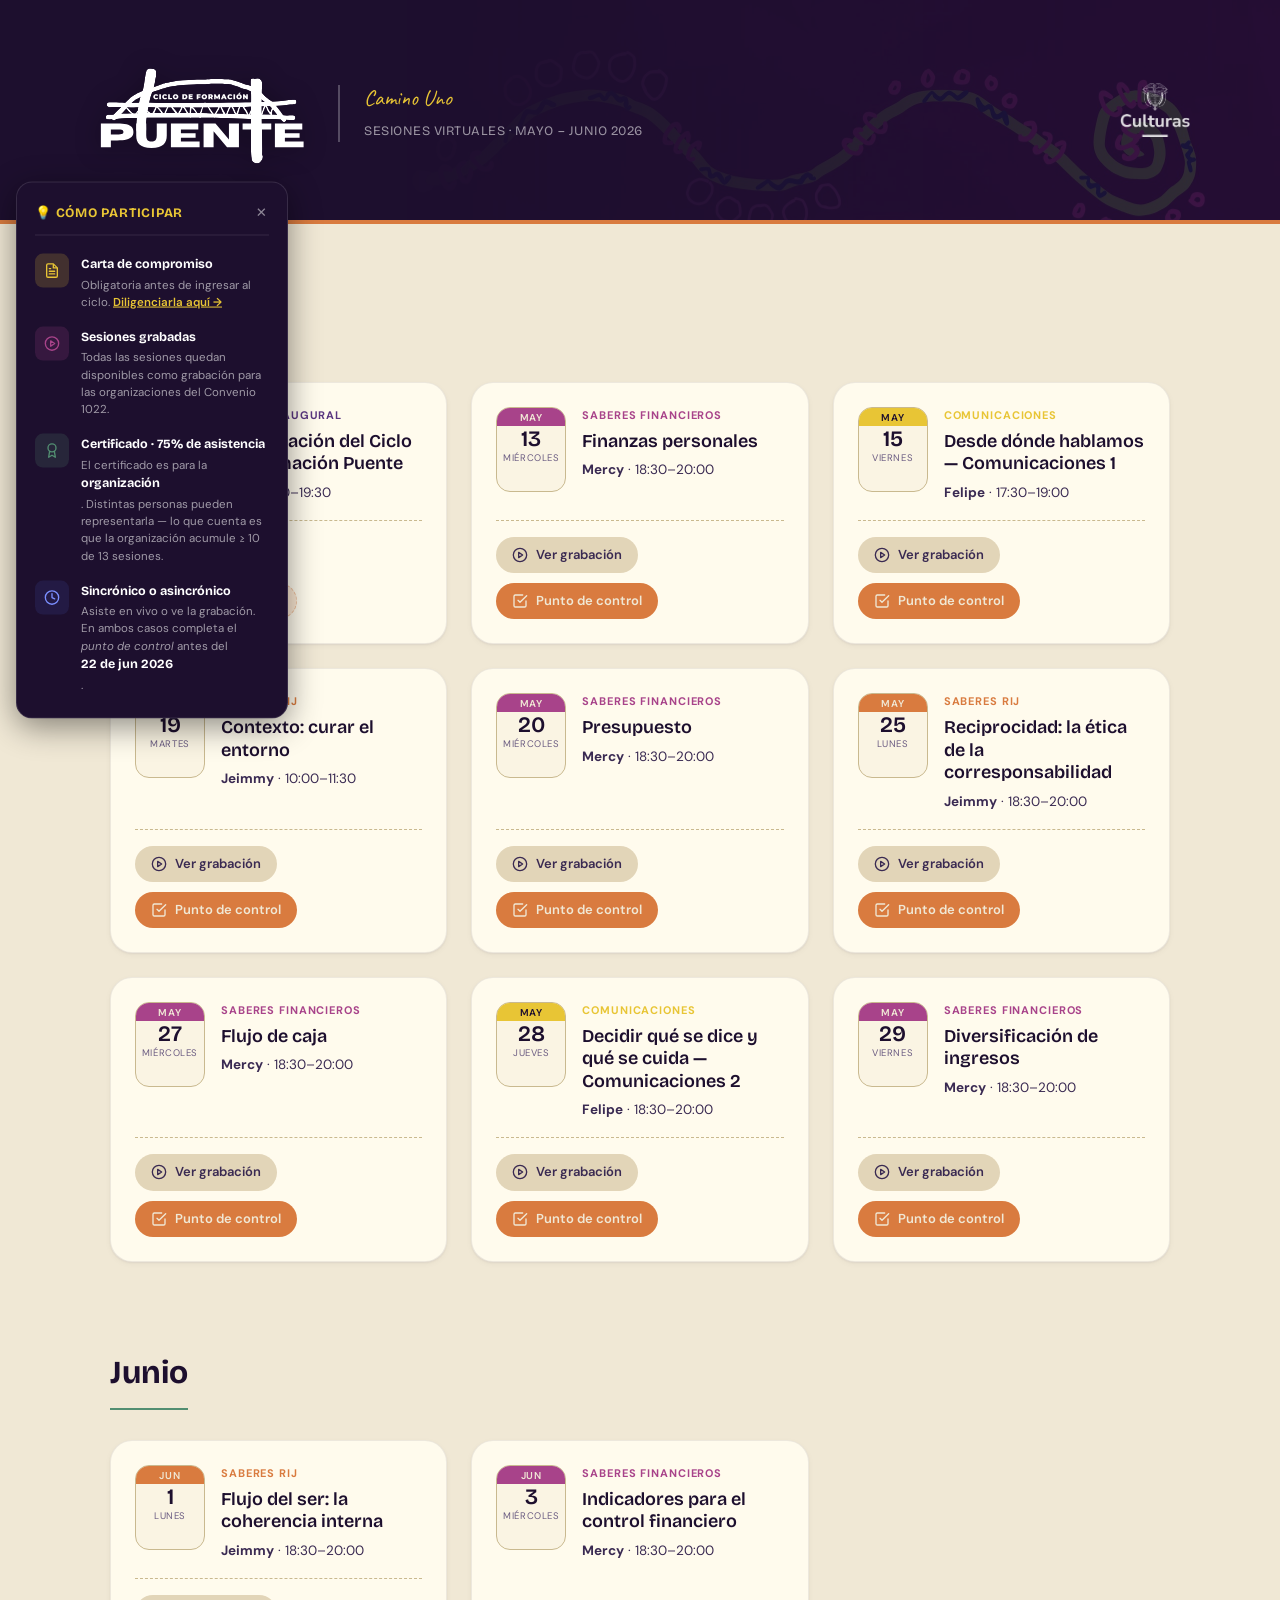
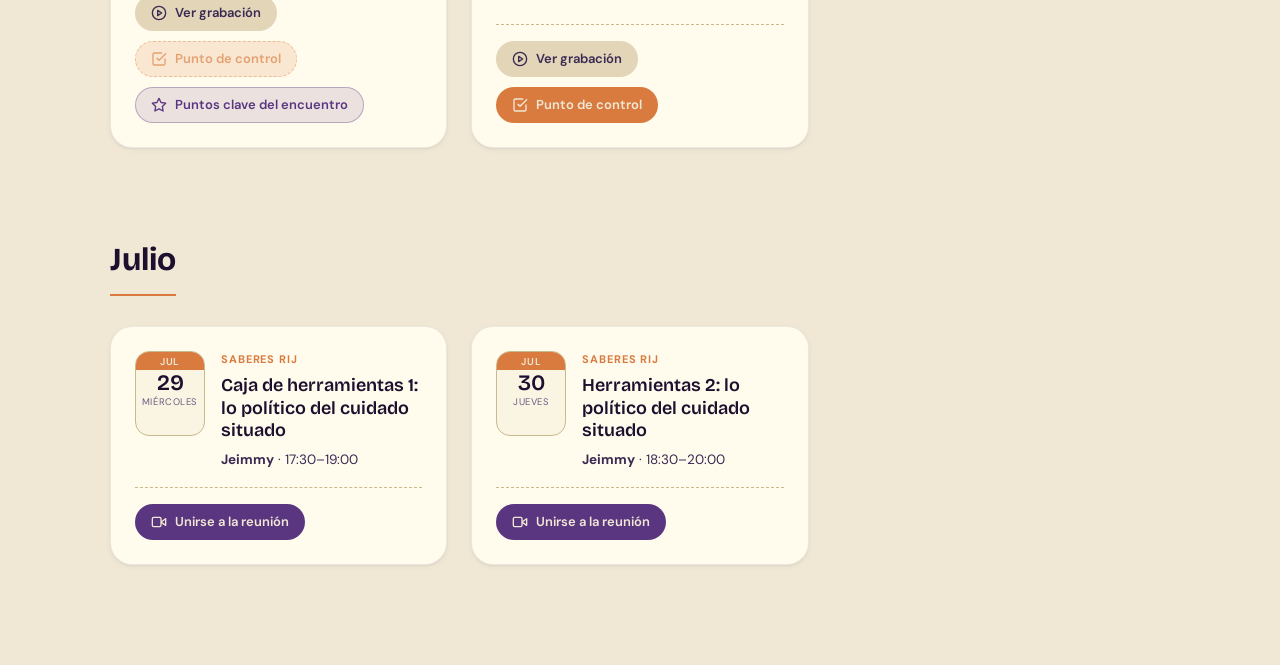
<file: ciclo.html>
<!DOCTYPE html>
<html lang="es">
<head>
  <meta charset="UTF-8">
  <meta name="viewport" content="width=device-width, initial-scale=1">
  <title>Ciclo de Formación Puente · Agenda Territorial</title>
  <meta name="description" content="Calendario de sesiones del Ciclo de Formación Puente — Convenio 1022. Saberes financieros, RIJ y comunicaciones. 13 sesiones virtuales, mayo–junio 2026.">
  <link rel="stylesheet" href="styles.css">
  <style>
    body { background: var(--crema); }

    /* ── HERO ── */
    .hero-ciclo {
      background: var(--tinta);
      color: var(--crema);
      padding: 52px 40px 44px;
      border-bottom: 4px solid var(--naranja);
      position: relative;
      overflow: hidden;
    }
    /* Imagen de fondo: mostramos el área derecha donde está el dibujo de la onda */
    .hero-ciclo::before {
      content: '';
      position: absolute; inset: 0;
      background-image: url('img/bg-onda.jpg');
      background-size: 75%;
      background-position: right center;
      background-repeat: no-repeat;
      opacity: 0.18;
      pointer-events: none;
      mask-image: linear-gradient(to left, rgba(0,0,0,0.85) 0%, rgba(0,0,0,0) 70%);
      -webkit-mask-image: linear-gradient(to left, rgba(0,0,0,0.85) 0%, rgba(0,0,0,0) 70%);
    }

    .hero-content {
      position: relative; z-index: 1;
      max-width: 1100px; margin: 0 auto;
      display: flex; justify-content: space-between;
      align-items: center; flex-wrap: wrap; gap: 32px;
    }

    /* Logo principal a la izquierda, grande */
    .hero-logo-principal {
      display: flex; align-items: center; gap: 28px;
    }
    .hero-logo-principal img.puente-logo {
      width: 220px;
      filter: brightness(0) invert(1) drop-shadow(0 2px 12px rgba(0,0,0,0.35));
      flex-shrink: 0;
    }
    .hero-subtitulo {
      border-left: 2px solid rgba(255,255,255,0.25);
      padding-left: 24px;
    }
    .hero-subtitulo p {
      font-family: var(--acento);
      font-size: 22px;
      color: var(--amarillo);
      margin: 0 0 6px;
      line-height: 1.2;
    }
    .hero-subtitulo span {
      font-size: 13px;
      color: rgba(255,255,255,0.55);
      font-family: var(--display);
      letter-spacing: 0.04em;
      text-transform: uppercase;
    }

    /* Logo mincultura a la derecha */
    .hero-mincultura img {
      height: 54px;
      object-fit: contain;
      filter: brightness(0) invert(1);
      opacity: 0.85;
    }

    /* ── WIDGET FLOTANTE DE INSTRUCCIONES ── */

    /* Botón disparador — fijo en la esquina inferior izquierda */
    #info-trigger {
      display: none;            /* JS lo muestra cuando el panel está cerrado */
      position: fixed;
      left: 16px;
      bottom: 80px;            /* lejos de las cards, encima del nav del browser */
      z-index: 200;
      width: 50px; height: 50px;
      border-radius: 50%;
      background: var(--tinta);
      border: 2px solid var(--violeta-l, #7b5ea7);
      color: #fff;
      cursor: pointer;
      box-shadow: 0 4px 20px rgba(0,0,0,0.35);
      align-items: center; justify-content: center;
      flex-direction: column;
      gap: 2px;
      transition: background 0.2s, box-shadow 0.2s;
    }
    #info-trigger:hover { background: var(--violeta); box-shadow: 0 6px 24px rgba(90,54,128,0.5); }
    #info-trigger svg { flex-shrink: 0; }
    #info-trigger .trig-label {
      font-size: 7.5px; font-weight: 700; letter-spacing: 0.05em;
      text-transform: uppercase; line-height: 1;
      color: rgba(255,255,255,0.65);
    }

    /* Panel lateral flotante */
    #info-panel {
      position: fixed;
      left: 16px;
      bottom: 142px;           /* arriba del botón trigger */
      z-index: 190;
      width: 272px;
      max-height: 70vh;
      overflow-y: auto;
      background: #1d0f2e;
      border: 1px solid rgba(255,255,255,0.12);
      border-radius: 16px;
      box-shadow: 0 8px 32px rgba(0,0,0,0.45);
      padding: 20px 18px 24px;
      /* Ocultamiento con display:none en móvil para evitar ghost text en Chrome Android */
      display: none;
      opacity: 0;
      transform: translateY(12px);
      transition: opacity 0.22s ease, transform 0.22s ease;
    }
    /* Estado visible en móvil (JS añade .panel-open) */
    #info-panel.panel-open {
      display: block;
      opacity: 1;
      transform: translateY(0);
    }

    .info-panel-header {
      display: flex; align-items: center; justify-content: space-between;
      margin-bottom: 18px;
      padding-bottom: 12px;
      border-bottom: 1px solid rgba(255,255,255,0.1);
    }
    .info-panel-header h3 {
      font-family: var(--display);
      font-size: 13px; font-weight: 700;
      color: var(--amarillo);
      margin: 0;
      text-transform: uppercase;
      letter-spacing: 0.06em;
    }
    #info-close {
      display: none; /* JS lo controla según contexto */
      background: none; border: none;
      color: rgba(255,255,255,0.5); cursor: pointer;
      padding: 2px; line-height: 1;
      border-radius: 4px;
      transition: color 0.15s;
    }
    #info-close:hover { color: #fff; }

    .info-item {
      display: flex; gap: 12px; align-items: flex-start;
      margin-bottom: 16px;
    }
    .info-item:last-child { margin-bottom: 0; }
    .info-icon {
      width: 34px; height: 34px; border-radius: 8px;
      display: flex; align-items: center; justify-content: center;
      flex-shrink: 0;
    }
    .info-icon.ic-compromiso { background: rgba(232,197,53,0.18); color: var(--amarillo); }
    .info-icon.ic-grabacion  { background: rgba(168,67,138,0.18); color: var(--magenta); }
    .info-icon.ic-cert        { background: rgba(82,142,113,0.18); color: var(--verde); }
    .info-icon.ic-asinc       { background: rgba(61,80,168,0.18);  color: #7b8fff; }

    .info-texto strong {
      display: block;
      font-family: var(--display);
      font-size: 12.5px; font-weight: 700;
      color: #fff; margin-bottom: 3px;
    }
    .info-texto p {
      font-size: 11.5px;
      color: rgba(255,255,255,0.58);
      line-height: 1.5; margin: 0;
    }
    .info-texto a {
      color: var(--amarillo);
      text-decoration: underline; font-weight: 600;
    }

    /* ── PORTRAIT / MÓVIL: trigger arranca visible (panel cerrado) ── */
    @media (orientation: portrait), (max-width: 899px) {
      #info-trigger { display: flex; }
      #info-close   { display: block; }
    }
    /* ── LANDSCAPE DESKTOP (≥900px): panel centrado verticalmente ── */
    @media (orientation: landscape) and (min-width: 900px) {
      #info-panel.desktop-open {
        display: block;
        opacity: 1;
        top: 50%;
        bottom: auto;
        transform: translateY(-50%);
      }
    }

    /* ── MAIN CONTENT ── */
    .container { max-width: 1100px; margin: 0 auto; padding: 40px 20px; }
    .month-section { margin-bottom: 60px; }
    .month-title {
      font-family: var(--display); font-size: 32px; color: var(--tinta);
      border-bottom: 2px solid var(--lino); padding-bottom: 10px; margin-bottom: 30px;
      display: inline-block;
    }
    .grid-sesiones { display: grid; grid-template-columns: repeat(auto-fill, minmax(320px, 1fr)); gap: 24px; }

    /* ── CARDS ── */
    .sesion-card {
      background: var(--carta); border-radius: var(--r-lg); padding: 24px;
      border: 1px solid rgba(29,15,46,0.08); box-shadow: var(--shadow-1);
      display: flex; flex-direction: column; transition: transform 0.2s, box-shadow 0.2s;
    }
    .sesion-card:hover { transform: translateY(-2px); box-shadow: var(--shadow-2); }
    .sesion-header { display: flex; gap: 16px; margin-bottom: 16px; align-items: flex-start; }
    .sesion-card .date-pill { width: 70px; min-height: 85px; }
    .sesion-info { flex: 1; }
    .s-tipo { font-size: 11px; font-weight: 700; text-transform: uppercase; letter-spacing: 0.08em; margin-bottom: 6px; }
    .s-tema { font-family: var(--display); font-size: 18px; font-weight: 600; color: var(--tinta); line-height: 1.25; margin-bottom: 8px; }
    .s-meta { font-size: 13.5px; color: var(--tinta-2); }

    /* ── BOTONES ── */
    .sesion-actions { margin-top: auto; padding-top: 16px; border-top: 1px dashed var(--lino); display: flex; gap: 10px; flex-wrap: wrap; }
    .btn-reunion {
      display: inline-flex; align-items: center; gap: 8px;
      background: var(--violeta); color: var(--crema);
      padding: 8px 16px; border-radius: 999px;
      font-size: 13px; font-weight: 600; text-decoration: none;
      transition: background 0.15s;
    }
    .btn-reunion:hover { background: var(--violeta-d); }
    .btn-grabacion {
      display: inline-flex; align-items: center; gap: 8px;
      background: var(--hueso); color: var(--tinta-2);
      padding: 8px 16px; border-radius: 999px;
      font-size: 13px; font-weight: 600; text-decoration: none;
      transition: background 0.15s;
    }
    .btn-grabacion:hover { background: var(--lino); color: var(--tinta); }
    .btn-compromiso {
      display: inline-flex; align-items: center; gap: 8px;
      background: var(--amarillo); color: var(--tinta);
      padding: 8px 16px; border-radius: 999px;
      font-size: 13px; font-weight: 600; text-decoration: none;
      transition: opacity 0.15s;
    }
    .btn-compromiso:hover { opacity: 0.85; }
    .btn-control {
      display: inline-flex; align-items: center; gap: 8px;
      background: var(--naranja); color: var(--crema);
      padding: 8px 16px; border-radius: 999px;
      font-size: 13px; font-weight: 600; text-decoration: none;
      transition: opacity 0.15s;
    }
    .btn-control:hover { opacity: 0.85; }
    .btn-control-soon {
      display: inline-flex; align-items: center; gap: 8px;
      background: rgba(217,123,63,0.15); color: rgba(217,123,63,0.65);
      border: 1.5px dashed rgba(217,123,63,0.4);
      padding: 7px 15px; border-radius: 999px;
      font-size: 13px; font-weight: 600; text-decoration: none;
      cursor: not-allowed;
    }
    .btn-puntos-claves {
      display: inline-flex; align-items: center; gap: 8px;
      background: rgba(90,54,128,0.12); color: var(--violeta);
      border: 1.5px solid rgba(90,54,128,0.35);
      padding: 7px 15px; border-radius: 999px;
      font-size: 13px; font-weight: 600; text-decoration: none;
      transition: background 0.15s, border-color 0.15s;
    }
    .btn-puntos-claves:hover { background: rgba(90,54,128,0.22); border-color: var(--violeta); }

    /* ── COLORES POR ORIENTADOR ── */
    .orient-mercy .s-tipo  { color: var(--magenta); }
    .orient-mercy .dp-month { background: var(--magenta); color: var(--crema); }
    .orient-jeimmy .s-tipo { color: var(--naranja); }
    .orient-jeimmy .dp-month { background: var(--naranja); color: var(--crema); }
    .orient-felipe .s-tipo { color: var(--amarillo); }
    .orient-felipe .dp-month { background: var(--amarillo); color: var(--tinta) !important; }
    .orient-yuli .s-tipo   { color: var(--violeta); }
    .orient-yuli .dp-month { background: var(--violeta); color: var(--crema); }

    /* ── RESPONSIVE ── */
    @media (max-width: 700px) {
      /* Hero: apilar logo + subtítulo verticalmente en portrait */
      .hero-ciclo { padding: 28px 20px 24px; }
      .hero-content { flex-direction: column; align-items: flex-start; gap: 16px; }
      .hero-logo-principal { flex-direction: column; align-items: flex-start; gap: 12px; }
      .hero-logo-principal img.puente-logo { width: 130px; }
      /* Subtítulo: quitar borde lateral, usar borde superior */
      .hero-subtitulo {
        border-left: none;
        padding-left: 0;
        border-top: 1px solid rgba(255,255,255,0.18);
        padding-top: 10px;
      }
      .hero-subtitulo p { font-size: 17px; }
      .hero-subtitulo span { font-size: 11px; }
      /* Logo Mincultura más pequeño */
      .hero-mincultura img { height: 40px; }
      /* Grid y container */
      .container { padding: 20px; }
      .grid-sesiones { grid-template-columns: 1fr; }
    }
  </style>
</head>
<body>

  <!-- ENCABEZADO -->
  <header class="hero-ciclo">
    <div class="hero-content">
      <!-- Logo grande a la izquierda -->
      <div class="hero-logo-principal">
        <img src="img/puente-logo-blanco.svg" alt="Ciclo de Formación Puente" class="puente-logo">
        <div class="hero-subtitulo">
          <p>Camino Uno</p>
          <span>Sesiones virtuales · Mayo – Junio 2026</span>
        </div>
      </div>
      <!-- Logo Mincultura a la derecha -->
      <div class="hero-mincultura">
        <img src="img/minculturas-logo.png" alt="Ministerio de las Culturas, las Artes y los Saberes">
      </div>
    </div>
  </header>

  <!-- WIDGET FLOTANTE DE INSTRUCCIONES -->
  <!-- Botón disparador (solo portrait/móvil) -->
  <button id="info-trigger" aria-label="Ver instrucciones del Ciclo" aria-expanded="false" aria-controls="info-panel">
    <svg width="20" height="20" viewBox="0 0 24 24" fill="none" stroke="currentColor" stroke-width="2" stroke-linecap="round" stroke-linejoin="round">
      <circle cx="12" cy="12" r="10"/>
      <line x1="12" y1="8" x2="12" y2="12"/>
      <line x1="12" y1="16" x2="12.01" y2="16"/>
    </svg>
    <span class="trig-label">Info</span>
  </button>

  <!-- Panel de instrucciones -->
  <aside id="info-panel" class="collapsed" role="complementary" aria-label="Instrucciones del Ciclo">
    <div class="info-panel-header">
      <h3>💡 Cómo participar</h3>
      <button id="info-close" aria-label="Cerrar panel">✕</button>
    </div>

    <div class="info-item">
      <div class="info-icon ic-compromiso">
        <svg width="16" height="16" viewBox="0 0 24 24" fill="none" stroke="currentColor" stroke-width="2" stroke-linecap="round" stroke-linejoin="round"><path d="M14 2H6a2 2 0 0 0-2 2v16c0 1.1.9 2 2 2h12a2 2 0 0 0 2-2V8l-6-6z"/><path d="M14 3v5h5M16 13H8M16 17H8M10 9H8"/></svg>
      </div>
      <div class="info-texto">
        <strong>Carta de compromiso</strong>
        <p>Obligatoria antes de ingresar al ciclo. <a href="compromiso.html" target="_blank">Diligenciarla aquí →</a></p>
      </div>
    </div>

    <div class="info-item">
      <div class="info-icon ic-grabacion">
        <svg width="16" height="16" viewBox="0 0 24 24" fill="none" stroke="currentColor" stroke-width="2" stroke-linecap="round" stroke-linejoin="round"><circle cx="12" cy="12" r="10"/><path d="M10 8l6 4-6 4V8z"/></svg>
      </div>
      <div class="info-texto">
        <strong>Sesiones grabadas</strong>
        <p>Todas las sesiones quedan disponibles como grabación para las organizaciones del Convenio 1022.</p>
      </div>
    </div>

    <div class="info-item">
      <div class="info-icon ic-cert">
        <svg width="16" height="16" viewBox="0 0 24 24" fill="none" stroke="currentColor" stroke-width="2" stroke-linecap="round" stroke-linejoin="round"><circle cx="12" cy="8" r="6"/><path d="M15.477 12.89L17 22l-5-3-5 3 1.523-9.11"/></svg>
      </div>
      <div class="info-texto">
        <strong>Certificado · 75% de asistencia</strong>
        <p>El certificado es para la <strong style="color:#fff">organización</strong>. Distintas personas pueden representarla — lo que cuenta es que la organización acumule ≥ 10 de 13 sesiones.</p>
      </div>
    </div>

    <div class="info-item">
      <div class="info-icon ic-asinc">
        <svg width="16" height="16" viewBox="0 0 24 24" fill="none" stroke="currentColor" stroke-width="2" stroke-linecap="round" stroke-linejoin="round"><circle cx="12" cy="12" r="10"/><polyline points="12 6 12 12 16 14"/></svg>
      </div>
      <div class="info-texto">
        <strong>Sincrónico o asincrónico</strong>
        <p>Asiste en vivo o ve la grabación. En ambos casos completa el <em>punto de control</em> antes del <strong style="color:#fff">22 de jun 2026</strong>.</p>
      </div>
    </div>

  </aside>

  <!-- CALENDARIO DE SESIONES -->
  <main class="container">
    <div id="app-ciclo"></div>
  </main>

  <script src="data.js"></script>
  <script>
    function parseDate(isoString) {
      const parts = isoString.split('-');
      return new Date(parts[0], parts[1] - 1, parts[2]);
    }

    function shortMonth(d) { return d.toLocaleDateString('es-CO', { month: 'short' }).replace('.', '').toUpperCase(); }
    function nombreMes(d) {
      const n = d.toLocaleDateString('es-CO', { month: 'long' });
      return n.charAt(0).toUpperCase() + n.slice(1);
    }

    const cicloData = (window.AGENDA && window.AGENDA.CICLO) ? window.AGENDA.CICLO : (typeof CICLO !== 'undefined' ? CICLO : []);
    const teamData  = (window.AGENDA && window.AGENDA.TEAM)  ? window.AGENDA.TEAM  : (typeof TEAM  !== 'undefined' ? TEAM  : []);

    const sortedCiclo = [...cicloData].sort((a,b) => parseDate(a.fecha) - parseDate(b.fecha));

    const porMes = {};
    sortedCiclo.forEach(item => {
      const d = parseDate(item.fecha);
      const m = d.getMonth();
      if (!porMes[m]) porMes[m] = [];
      porMes[m].push(item);
    });

    const app = document.getElementById('app-ciclo');

    function renderCard(item) {
      const d = parseDate(item.fecha);
      const orientadorObj = teamData.find(t => t.id === item.orient) || {};
      const orientNombre = orientadorObj.corto || item.orient;

      let botones = '';

      if (item.enlaceSesion) {
        botones += `<a href="${item.enlaceSesion}" target="_blank" class="btn-reunion">
          <svg width="16" height="16" viewBox="0 0 24 24" fill="none" stroke="currentColor" stroke-width="2" stroke-linecap="round" stroke-linejoin="round"><path d="M15.6 11.6L22 7v10l-6.4-4.5v-1zM4 5h9a2 2 0 0 1 2 2v10a2 2 0 0 1-2 2H4a2 2 0 0 1-2-2V7c0-1.1.9-2 2-2z"/></svg>
          Unirse a la reunión
        </a>`;
      }

      if (item.enlaceGrabacion) {
        botones += `<a href="${item.enlaceGrabacion}" target="_blank" class="btn-grabacion">
          <svg width="16" height="16" viewBox="0 0 24 24" fill="none" stroke="currentColor" stroke-width="2" stroke-linecap="round" stroke-linejoin="round"><circle cx="12" cy="12" r="10"/><path d="M10 8l6 4-6 4V8z"/></svg>
          Ver grabación
        </a>`;
      }

      if (item.enlaceCompromiso) {
        botones += `<a href="${item.enlaceCompromiso}" target="_blank" class="btn-compromiso">
          <svg width="16" height="16" viewBox="0 0 24 24" fill="none" stroke="currentColor" stroke-width="2" stroke-linecap="round" stroke-linejoin="round"><path d="M14 2H6a2 2 0 0 0-2 2v16c0 1.1.9 2 2 2h12a2 2 0 0 0 2-2V8l-6-6z"/><path d="M14 3v5h5M16 13H8M16 17H8M10 9H8"/></svg>
          Firmar compromiso
        </a>`;
      }

      if (item.enlacePuntoControl) {
        botones += `<a href="${item.enlacePuntoControl}" target="_blank" class="btn-control">
          <svg width="16" height="16" viewBox="0 0 24 24" fill="none" stroke="currentColor" stroke-width="2" stroke-linecap="round" stroke-linejoin="round"><path d="M9 11l3 3L22 4"/><path d="M21 12v7a2 2 0 0 1-2 2H5a2 2 0 0 1-2-2V5a2 2 0 0 1 2-2h11"/></svg>
          Punto de control
        </a>`;
      } else if (item.estado === 'hecha') {
        botones += `<span class="btn-control-soon" title="El punto de control estará disponible próximamente">
          <svg width="16" height="16" viewBox="0 0 24 24" fill="none" stroke="currentColor" stroke-width="2" stroke-linecap="round" stroke-linejoin="round"><path d="M9 11l3 3L22 4"/><path d="M21 12v7a2 2 0 0 1-2 2H5a2 2 0 0 1-2-2V5a2 2 0 0 1 2-2h11"/></svg>
          Punto de control
        </span>`;
      }

      if (item.enlacePuntosClaves) {
        botones += `<a href="${item.enlacePuntosClaves}" target="_blank" class="btn-puntos-claves">
          <svg width="16" height="16" viewBox="0 0 24 24" fill="none" stroke="currentColor" stroke-width="2" stroke-linecap="round" stroke-linejoin="round"><polygon points="12 2 15.09 8.26 22 9.27 17 14.14 18.18 21.02 12 17.77 5.82 21.02 7 14.14 2 9.27 8.91 8.26 12 2"/></svg>
          Puntos clave del encuentro
        </a>`;
      }

      if (!botones) {
        botones = `<span style="font-size: 12.5px; color: var(--tinta-3); font-style: italic">Enlaces disponibles próximamente</span>`;
      }

      return `
        <div class="sesion-card orient-${item.orient}">
          <div class="sesion-header">
            <div class="date-pill">
              <div class="dp-month">${shortMonth(d)}</div>
              <div class="dp-day">${d.getDate()}</div>
              <div class="dp-dow">${item.dia}</div>
            </div>
            <div class="sesion-info">
              <div class="s-tipo">${item.tipo}</div>
              <div class="s-tema">${item.tema}</div>
              <div class="s-meta"><strong>${orientNombre}</strong> · ${item.hora}</div>
            </div>
          </div>
          <div class="sesion-actions">
            ${botones}
          </div>
        </div>
      `;
    }

    let html = '';
    const colorPorMes = ['var(--violeta)', 'var(--verde)', 'var(--naranja)', 'var(--magenta)', 'var(--amarillo)', 'var(--azul)'];

    Object.keys(porMes).sort((a,b) => parseInt(a) - parseInt(b)).forEach((mesNum, index) => {
      const items = porMes[mesNum];
      const d = parseDate(items[0].fecha);
      const mName = nombreMes(d);
      const color = colorPorMes[index % colorPorMes.length];

      html += `
        <div class="month-section">
          <h2 class="month-title" style="border-color: ${color}">${mName}</h2>
          <div class="grid-sesiones">${items.map(renderCard).join('')}</div>
        </div>
      `;
    });

    app.innerHTML = html;
  </script>

  <script>
    /* ── Widget flotante de instrucciones ── */
    const panel    = document.getElementById('info-panel');
    const trigger  = document.getElementById('info-trigger');
    const closeBtn = document.getElementById('info-close');

    function isLandscapeDesktop() {
      return window.innerWidth >= 900 && window.innerWidth > window.innerHeight;
    }

    /* Abre el panel (funciona tanto en móvil como en desktop) */
    function openPanel() {
      if (isLandscapeDesktop()) {
        panel.classList.add('desktop-open');
        panel.style.display = '';
      } else {
        panel.classList.add('panel-open');
      }
      closeBtn.style.display = 'block';
      trigger.style.display  = 'none';
      trigger.setAttribute('aria-expanded', 'true');
    }

    /* Cierra el panel y muestra el botón trigger */
    function closePanel() {
      panel.classList.remove('panel-open', 'desktop-open');
      if (!isLandscapeDesktop()) {
        /* en móvil el panel se oculta via CSS al quitar .panel-open */
      } else {
        panel.style.display = 'none';
      }
      trigger.style.display  = 'flex';
      trigger.setAttribute('aria-expanded', 'false');
    }

    /* Aplica el estado correcto al cambiar orientación/tamaño */
    function applyOrientation() {
      if (isLandscapeDesktop()) {
        /* En desktop: si el trigger se está mostrando, respetar estado cerrado;
           si no, abrir el panel */
        if (trigger.style.display === 'flex') {
          /* el usuario lo cerró; mantenerlo cerrado */
          panel.classList.remove('panel-open', 'desktop-open');
          panel.style.display = 'none';
          closeBtn.style.display = 'none';
        } else {
          /* primera vez o viene de portrait → abrir */
          panel.style.display = '';
          panel.classList.add('desktop-open');
          panel.classList.remove('panel-open');
          closeBtn.style.display = 'block';
          trigger.style.display  = 'none';
          trigger.setAttribute('aria-expanded', 'true');
        }
      } else {
        /* Móvil/portrait: limpiar clases desktop, resetear estilos en línea */
        panel.classList.remove('desktop-open');
        panel.style.display = '';
        trigger.style.display = '';   /* deja que el CSS @media lo controle */
        closeBtn.style.display = '';  /* deja que el CSS @media lo controle */
        /* Asegurar panel cerrado al girar */
        panel.classList.remove('panel-open');
        trigger.setAttribute('aria-expanded', 'false');
      }
    }

    /* Abrir/cerrar con el botón trigger (portrait y desktop si está cerrado) */
    trigger.addEventListener('click', () => {
      openPanel();
    });

    /* Cerrar con la X */
    closeBtn.addEventListener('click', () => {
      closePanel();
    });

    /* Cerrar al hacer clic fuera del panel en móvil */
    document.addEventListener('click', (e) => {
      if (!isLandscapeDesktop() &&
          panel.classList.contains('panel-open') &&
          !panel.contains(e.target) &&
          e.target !== trigger &&
          !trigger.contains(e.target)) {
        closePanel();
      }
    });

    applyOrientation();
    window.addEventListener('resize', () => applyOrientation());
    window.addEventListener('orientationchange', () => setTimeout(applyOrientation, 150));
  </script>
</body>
</html>
</file>
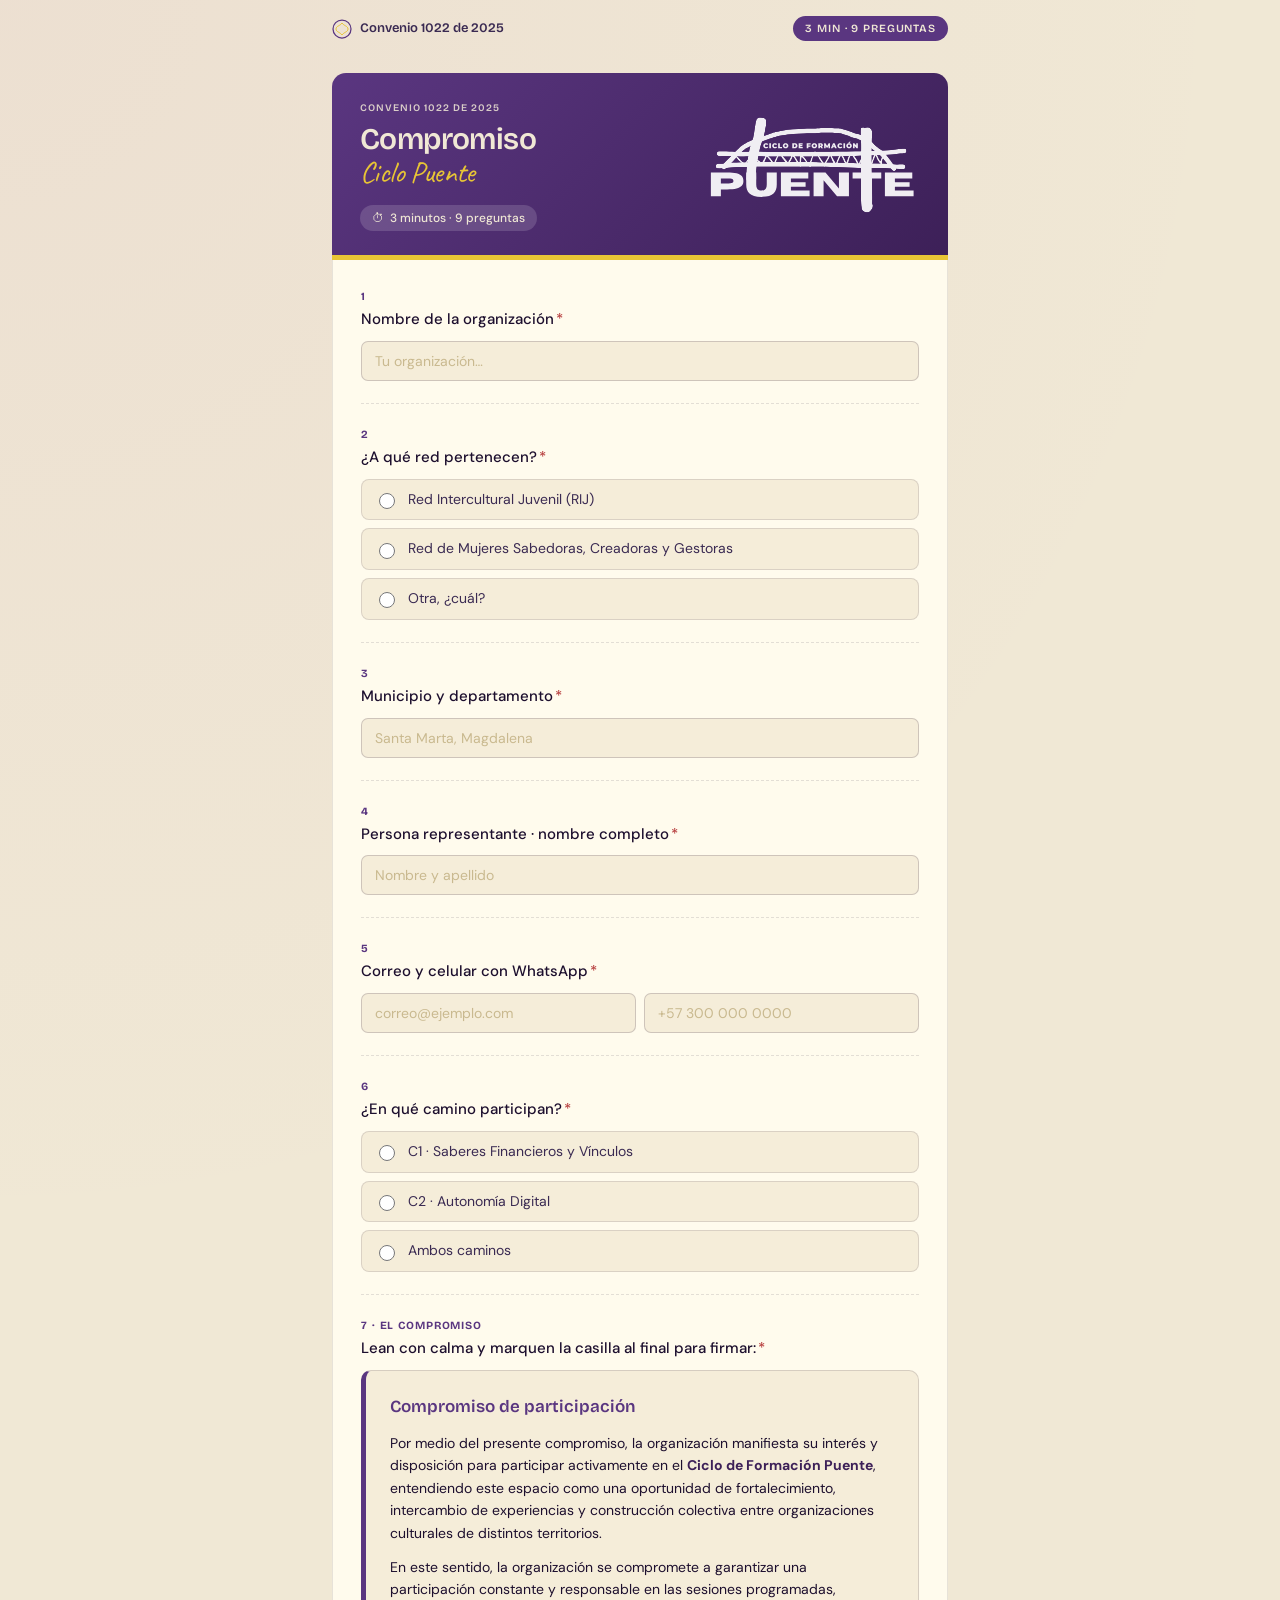
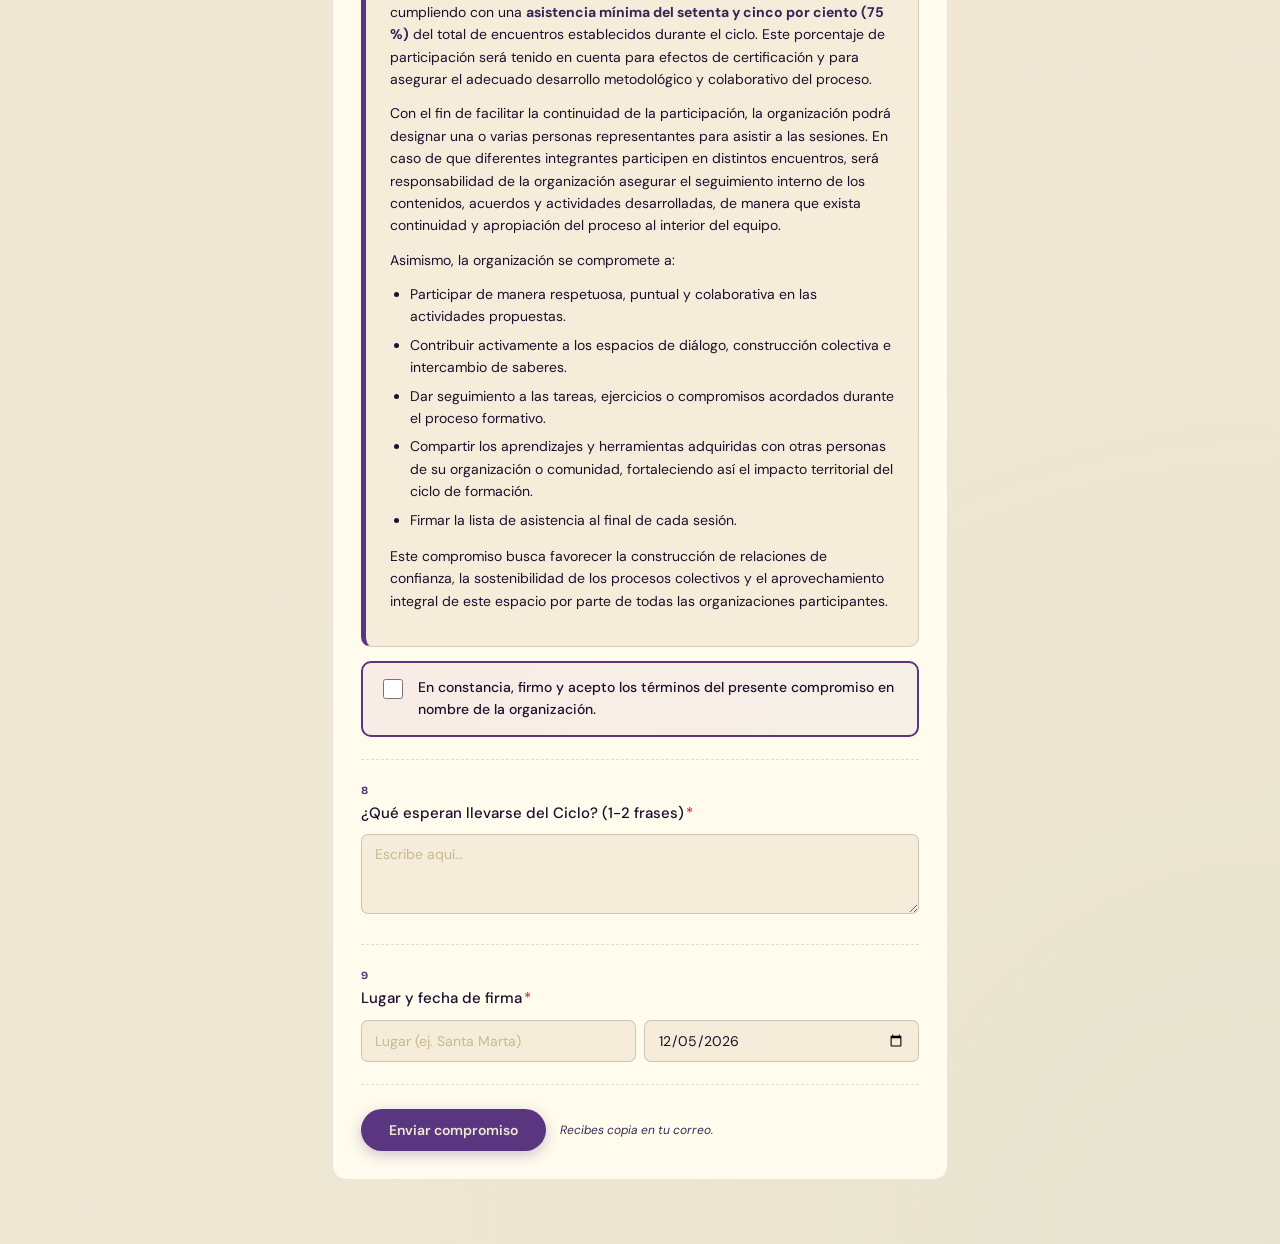
<file: compromiso.html>
<!doctype html>
<html lang="es">

<head>
  <meta charset="utf-8">
  <meta name="viewport" content="width=device-width, initial-scale=1">
  <title>Compromiso · Ciclo Puente · Convenio 1022</title>
  <link rel="stylesheet" href="styles.css">
  <style>
    body {
      background:
        radial-gradient(circle at 0% 0%, rgba(168, 67, 138, 0.05) 0%, transparent 40%),
        radial-gradient(circle at 100% 100%, rgba(82, 142, 113, 0.05) 0%, transparent 40%),
        var(--crema);
      min-height: 100vh;
    }

    .form-shell {
      max-width: 660px;
      margin: 0 auto;
      padding: 32px 22px 64px;
    }

    .top-nav {
      max-width: 660px;
      margin: 0 auto;
      padding: 16px 22px 0;
      display: flex;
      justify-content: space-between;
      align-items: center;
      flex-wrap: wrap;
      gap: 12px;
    }

    .top-nav .brand-tag {
      font-family: var(--display);
      font-size: 13px;
      font-weight: 600;
      color: var(--tinta-2);
      display: flex;
      align-items: center;
      gap: 8px;
    }

    .top-nav .tiempo-tag {
      background: var(--violeta);
      color: var(--crema);
      padding: 4px 12px;
      border-radius: 999px;
      font-size: 11px;
      text-transform: uppercase;
      letter-spacing: 0.08em;
      font-weight: 600;
      font-family: var(--display);
    }

    .form-banner {
      background: linear-gradient(135deg, var(--violeta) 0%, var(--violeta-d) 100%);
      color: var(--crema);
      padding: 28px 28px 24px;
      border-radius: 14px 14px 0 0;
      border-bottom: 5px solid var(--amarillo);
    }

    .form-banner-eyebrow {
      font-family: var(--display);
      text-transform: uppercase;
      letter-spacing: 0.1em;
      font-size: 10px;
      opacity: 0.85;
      font-weight: 600;
    }

    .form-banner h1 {
      font-family: var(--display);
      font-size: 30px;
      line-height: 1.1;
      margin: 6px 0 4px;
      letter-spacing: -0.02em;
      font-weight: 600;
    }

    .form-banner h1 em {
      font-family: var(--acento);
      font-style: normal;
      color: var(--amarillo);
      font-weight: 400;
    }

    .tiempo {
      display: inline-flex;
      align-items: center;
      gap: 6px;
      margin-top: 12px;
      background: rgba(255, 255, 255, 0.15);
      padding: 4px 12px;
      border-radius: 999px;
      font-size: 12px;
      font-weight: 500;
    }

    .tiempo::before {
      content: "⏱";
    }

    .form-body {
      background: var(--carta);
      border: 1px solid rgba(29, 15, 46, 0.10);
      border-top: none;
      padding: 28px;
      border-radius: 0 0 14px 14px;
    }

    .preg {
      margin-bottom: 22px;
      padding-bottom: 22px;
      border-bottom: 1px dashed rgba(29, 15, 46, 0.12);
    }

    .preg:last-of-type {
      border-bottom: none;
      padding-bottom: 0;
    }

    .preg-num {
      font-family: var(--display);
      font-size: 11px;
      text-transform: uppercase;
      letter-spacing: 0.08em;
      color: var(--violeta);
      font-weight: 700;
    }

    .preg-q {
      font-size: 15px;
      line-height: 1.45;
      margin: 4px 0 10px;
      color: var(--tinta);
      font-weight: 500;
    }

    .preg-q .req {
      color: #B73E3E;
      margin-left: 2px;
    }

    /* Inputs reales */
    .form-input {
      width: 100%;
      padding: 10px 13px;
      font-family: var(--sans);
      font-size: 14px;
      background: var(--papel);
      border: 1.5px solid rgba(29, 15, 46, 0.18);
      border-radius: 7px;
      color: var(--tinta);
      transition: border-color .15s, box-shadow .15s;
      box-sizing: border-box;
      outline: none;
    }

    .form-input:focus {
      border-color: var(--violeta);
      box-shadow: 0 0 0 3px rgba(90, 54, 128, 0.12);
    }

    .form-input::placeholder {
      color: var(--lino);
    }

    .form-input.textarea {
      min-height: 80px;
      resize: vertical;
    }

    .input-row {
      display: grid;
      grid-template-columns: 1fr 1fr;
      gap: 8px;
    }

    .radio-group {
      display: flex;
      flex-direction: column;
      gap: 8px;
    }

    .radio-label {
      display: flex;
      align-items: center;
      gap: 10px;
      font-size: 14px;
      color: var(--tinta-2);
      padding: 9px 12px;
      border-radius: 8px;
      border: 1.5px solid rgba(29, 15, 46, 0.12);
      background: var(--papel);
      cursor: pointer;
      transition: all .15s;
    }

    .radio-label:hover {
      border-color: var(--violeta);
      background: rgba(90, 54, 128, 0.04);
    }

    .radio-label input[type="radio"] {
      accent-color: var(--violeta);
      width: 16px;
      height: 16px;
      flex-shrink: 0;
    }

    .radio-label.selected {
      border-color: var(--violeta);
      background: rgba(90, 54, 128, 0.07);
      color: var(--tinta);
      font-weight: 500;
    }

    /* Compromiso extendido */
    .compromiso-acta {
      background: var(--papel);
      border: 1.5px solid rgba(29, 15, 46, 0.14);
      border-left: 5px solid var(--violeta);
      border-radius: 10px;
      padding: 22px 24px;
      margin: 8px 0 14px;
      font-size: 14px;
      line-height: 1.6;
      color: var(--tinta);
    }

    .compromiso-acta h3 {
      font-family: var(--display);
      font-size: 17px;
      color: var(--violeta);
      margin: 0 0 12px;
      font-weight: 600;
    }

    .compromiso-acta p {
      margin: 0 0 12px;
    }

    .compromiso-acta strong {
      color: var(--violeta-d);
    }

    .compromiso-acta ul {
      margin: 8px 0 14px;
      padding-left: 20px;
    }

    .compromiso-acta li {
      margin-bottom: 6px;
    }

    .firma-cb {
      display: flex;
      gap: 12px;
      align-items: flex-start;
      padding: 14px 16px;
      background: linear-gradient(135deg, rgba(168, 67, 138, 0.08), rgba(74, 28, 115, 0.05));
      border: 2px solid var(--violeta);
      border-radius: 10px;
      margin-top: 14px;
      cursor: pointer;
    }

    .firma-cb input[type="checkbox"] {
      accent-color: var(--violeta);
      width: 20px;
      height: 20px;
      flex-shrink: 0;
      margin-top: 2px;
      cursor: pointer;
    }

    .firma-cb-txt {
      font-size: 14px;
      font-weight: 500;
      color: var(--tinta);
    }

    .submit-row {
      margin-top: 24px;
      display: flex;
      align-items: center;
      gap: 14px;
      flex-wrap: wrap;
    }

    .submit-btn {
      background: var(--violeta);
      color: var(--crema);
      border: none;
      padding: 12px 28px;
      border-radius: 999px;
      font-family: var(--sans);
      font-size: 14px;
      font-weight: 600;
      cursor: pointer;
      box-shadow: 0 4px 14px rgba(74, 28, 115, 0.25);
      transition: background .15s, transform .1s, opacity .15s;
      display: flex;
      align-items: center;
      gap: 8px;
    }

    .submit-btn:hover {
      background: var(--violeta-d);
      transform: translateY(-1px);
    }

    .submit-btn:active {
      transform: translateY(0);
    }

    .submit-btn:disabled {
      opacity: 0.6;
      cursor: not-allowed;
      transform: none;
    }

    .submit-note {
      font-size: 12px;
      color: var(--tinta-2);
      font-style: italic;
    }

    /* Spinner */
    .spinner {
      width: 16px;
      height: 16px;
      border: 2px solid rgba(255, 255, 255, 0.3);
      border-top-color: #fff;
      border-radius: 50%;
      animation: spin .6s linear infinite;
    }

    @keyframes spin {
      to {
        transform: rotate(360deg);
      }
    }

    /* Pantalla de éxito */
    .success-screen {
      display: none;
      text-align: center;
      padding: 48px 28px;
      background: var(--carta);
      border: 1px solid rgba(29, 15, 46, 0.10);
      border-radius: 14px;
      animation: fadeUp .4s ease-out;
    }

    .success-screen.visible {
      display: block;
    }

    @keyframes fadeUp {
      from {
        opacity: 0;
        transform: translateY(16px);
      }

      to {
        opacity: 1;
        transform: none;
      }
    }

    .success-icon {
      font-size: 56px;
      margin-bottom: 18px;
    }

    .success-title {
      font-family: var(--display);
      font-size: 26px;
      font-weight: 600;
      color: var(--tinta);
      margin: 0 0 8px;
    }

    .success-sub {
      font-family: var(--acento);
      font-size: 22px;
      color: var(--verde);
      margin: 0 0 16px;
    }

    .success-body {
      font-size: 14px;
      color: var(--tinta-2);
      line-height: 1.6;
      max-width: 380px;
      margin: 0 auto;
    }

    /* Error de red */
    .form-error {
      background: #FDE8E8;
      border: 1px solid #E57373;
      border-radius: 8px;
      padding: 12px 14px;
      font-size: 13px;
      color: #8B1A1A;
      margin-top: 12px;
      display: none;
    }

    .form-error.visible {
      display: block;
    }

    /* Config pendiente */
    .config-banner {
      background: var(--amarillo);
      color: var(--tinta);
      border-radius: 10px;
      padding: 14px 18px;
      font-size: 13px;
      margin-bottom: 20px;
      border-left: 5px solid var(--naranja);
      display: none;
    }

    .config-banner.visible {
      display: block;
    }

    @media (max-width: 520px) {
      .form-banner {
        padding: 22px 20px 20px;
      }

      .form-banner h1 {
        font-size: 24px;
      }

      .form-body {
        padding: 22px 18px;
      }

      .input-row {
        grid-template-columns: 1fr;
      }
    }
  </style>
</head>

<body>

  <div class="top-nav">
    <div class="brand-tag">
      <svg width="20" height="20" viewBox="0 0 40 40" fill="none">
        <circle cx="20" cy="20" r="18" stroke="#5A3680" stroke-width="2.5" />
        <path d="M20 8 C24 14, 32 14, 32 20 C32 26, 24 26, 20 32 C16 26, 8 26, 8 20 C8 14, 16 14, 20 8Z" fill="none"
          stroke="#E8C535" stroke-width="2" />
      </svg>
      Convenio 1022 de 2025
    </div>
    <span class="tiempo-tag">3 min · 9 preguntas</span>
  </div>

  <div class="form-shell">

    <!-- Banner de configuración pendiente -->
    <div class="config-banner" id="configBanner">
      ⚙️ <strong>Modo demo:</strong> El formulario aún no está conectado a Google Sheets. Configura
      <code>SCRIPT_URL</code> en el código para activar el envío real.
    </div>

    <header class="form-banner">
      <div style="display:flex; align-items:flex-start; justify-content:space-between; gap:18px; flex-wrap:wrap;">
        <div>
          <div class="form-banner-eyebrow">Convenio 1022 de 2025</div>
          <h1>Compromiso<br><em>Ciclo Puente</em></h1>
          <span class="tiempo">3 minutos · 9 preguntas</span>
        </div>
        <img src="img/puente-logo-blanco.svg" alt="Ciclo de Formación Puente"
          style="width:220px; height:auto; opacity:0.92; flex-shrink:0; filter:invert(1) brightness(2);">
      </div>
    </header>

    <section class="form-body" id="formSection">
      <form id="compromisoForm" novalidate>

        <div class="preg">
          <div class="preg-num">1</div>
          <div class="preg-q">Nombre de la organización<span class="req">*</span></div>
          <input class="form-input" type="text" id="organizacion" name="organizacion" placeholder="Tu organización…"
            required autocomplete="organization">
        </div>

        <div class="preg">
          <div class="preg-num">2</div>
          <div class="preg-q">¿A qué red pertenecen?<span class="req">*</span></div>
          <div class="radio-group" id="redGroup">
            <label class="radio-label"><input type="radio" name="red" value="Red Intercultural Juvenil (RIJ)" required>
              Red Intercultural Juvenil (RIJ)</label>
            <label class="radio-label"><input type="radio" name="red" value="Red de Mujeres Sabedoras, Creadoras y Gestoras"> Red de
              Mujeres Sabedoras, Creadoras y Gestoras</label>
            <label class="radio-label"><input type="radio" name="red" value="Otra"> Otra, ¿cuál?</label>
          </div>
          <div id="redOtraContainer" style="display: none; margin-top: 10px;">
            <input class="form-input" type="text" id="red_otra" name="red_otra" placeholder="Escribe aquí si perteneces a otra red…">
          </div>
        </div>

        <div class="preg">
          <div class="preg-num">3</div>
          <div class="preg-q">Municipio y departamento<span class="req">*</span></div>
          <input class="form-input" type="text" id="municipio" name="municipio" placeholder="Santa Marta, Magdalena"
            required>
        </div>

        <div class="preg">
          <div class="preg-num">4</div>
          <div class="preg-q">Persona representante · nombre completo<span class="req">*</span></div>
          <input class="form-input" type="text" id="representante" name="representante" placeholder="Nombre y apellido"
            required autocomplete="name">
        </div>

        <div class="preg">
          <div class="preg-num">5</div>
          <div class="preg-q">Correo y celular con WhatsApp<span class="req">*</span></div>
          <div class="input-row">
            <input class="form-input" type="email" id="correo" name="correo" placeholder="correo@ejemplo.com" required
              autocomplete="email">
            <input class="form-input" type="tel" id="celular" name="celular" placeholder="+57 300 000 0000" required
              autocomplete="tel">
          </div>
        </div>

        <div class="preg">
          <div class="preg-num">6</div>
          <div class="preg-q">¿En qué camino participan?<span class="req">*</span></div>
          <div class="radio-group" id="caminoGroup">
            <label class="radio-label"><input type="radio" name="camino" value="C1 · Saberes Financieros y Vínculos"
                required> C1 · Saberes Financieros y Vínculos</label>
            <label class="radio-label"><input type="radio" name="camino" value="C2 · Autonomía Digital"> C2 · Autonomía
              Digital</label>
            <label class="radio-label"><input type="radio" name="camino" value="Ambos caminos"> Ambos caminos</label>
          </div>
        </div>

        <div class="preg">
          <div class="preg-num">7 · El compromiso</div>
          <div class="preg-q">Lean con calma y marquen la casilla al final para firmar:<span class="req">*</span></div>

          <div class="compromiso-acta">
            <h3>Compromiso de participación</h3>

            <p>
              Por medio del presente compromiso, la organización manifiesta su interés y disposición para
              participar activamente en el <strong>Ciclo de Formación Puente</strong>, entendiendo este espacio
              como una oportunidad de fortalecimiento, intercambio de experiencias y construcción colectiva
              entre organizaciones culturales de distintos territorios.
            </p>

            <p>
              En este sentido, la organización se compromete a garantizar una participación constante y
              responsable en las sesiones programadas, cumpliendo con una <strong>asistencia mínima del setenta y
              cinco por ciento (75 %)</strong> del total de encuentros establecidos durante el ciclo. Este
              porcentaje de participación será tenido en cuenta para efectos de certificación y para
              asegurar el adecuado desarrollo metodológico y colaborativo del proceso.
            </p>

            <p>
              Con el fin de facilitar la continuidad de la participación, la organización podrá designar una
              o varias personas representantes para asistir a las sesiones. En caso de que diferentes
              integrantes participen en distintos encuentros, será responsabilidad de la organización
              asegurar el seguimiento interno de los contenidos, acuerdos y actividades desarrolladas, de
              manera que exista continuidad y apropiación del proceso al interior del equipo.
            </p>

            <p>Asimismo, la organización se compromete a:</p>

            <ul>
              <li>Participar de manera respetuosa, puntual y colaborativa en las actividades propuestas.</li>
              <li>Contribuir activamente a los espacios de diálogo, construcción colectiva e intercambio de
                saberes.</li>
              <li>Dar seguimiento a las tareas, ejercicios o compromisos acordados durante el proceso
                formativo.</li>
              <li>Compartir los aprendizajes y herramientas adquiridas con otras personas de su organización
                o comunidad, fortaleciendo así el impacto territorial del ciclo de formación.</li>
              <li>Firmar la lista de asistencia al final de cada sesión.</li>
            </ul>

            <p>
              Este compromiso busca favorecer la construcción de relaciones de confianza, la sostenibilidad
              de los procesos colectivos y el aprovechamiento integral de este espacio por parte de todas las
              organizaciones participantes.
            </p>
          </div>

          <label class="firma-cb" for="compromisoCheck">
            <input type="checkbox" id="compromisoCheck" name="compromisoFirmado" required>
            <span class="firma-cb-txt">
              En constancia, firmo y acepto los términos del presente compromiso en nombre de la organización.
            </span>
          </label>
        </div>

        <div class="preg">
          <div class="preg-num">8</div>
          <div class="preg-q">¿Qué esperan llevarse del Ciclo? (1-2 frases)<span class="req">*</span></div>
          <textarea class="form-input textarea" id="expectativa" name="expectativa" placeholder="Escribe aquí…"
            required></textarea>
        </div>

        <div class="preg">
          <div class="preg-num">9</div>
          <div class="preg-q">Lugar y fecha de firma<span class="req">*</span></div>
          <div class="input-row">
            <input class="form-input" type="text" id="lugar" name="lugar" placeholder="Lugar (ej. Santa Marta)" required>
            <input class="form-input" type="date" id="fecha" name="fecha" required>
          </div>
        </div>

        <div id="formError" class="form-error">
          ⚠️ Hubo un problema al enviar. Verifica tu conexión e intenta de nuevo.
        </div>

        <div class="submit-row">
          <button class="submit-btn" type="submit" id="submitBtn">
            <span id="submitLabel">Enviar compromiso</span>
          </button>
          <span class="submit-note">Recibes copia en tu correo.</span>
        </div>

      </form>
    </section>

    <!-- Pantalla de éxito -->
    <div class="success-screen" id="successScreen">
      <div class="success-icon">✅</div>
      <h2 class="success-title">¡Compromiso registrado!</h2>
      <p class="success-sub">seguimos tejiendo</p>
      <p class="success-body">
        El compromiso quedó guardado en la matriz del Ciclo Puente.
        Nos vemos en la primera sesión. Gracias por hacer parte de esto.
      </p>
    </div>

  </div>

  <script>
    // ============================================================
    // CONFIGURACIÓN — URL del Google Apps Script
    // ============================================================
    const SCRIPT_URL = 'https://script.google.com/macros/s/AKfycbwaPWfTzIcOoV-OdDtGJb9dQk66AjvN65fzh9JEW5fbEUeV3gBqL5-DmBxb04GzAbun/exec';
    // ============================================================

    if (!SCRIPT_URL) {
      document.getElementById('configBanner').classList.add('visible');
    }

    // Fecha por defecto: hoy
    document.getElementById('fecha').valueAsDate = new Date();

    // Mostrar/ocultar campo "Otra red"
    document.getElementById('redGroup').addEventListener('change', e => {
      if (e.target.name === 'red') {
        const container = document.getElementById('redOtraContainer');
        if (e.target.value === 'Otra') {
          container.style.display = 'block';
        } else {
          container.style.display = 'none';
        }
      }
    });

    // Estilo dinámico en radios al seleccionar
    document.querySelectorAll('.radio-group').forEach(group => {
      group.addEventListener('change', e => {
        group.querySelectorAll('.radio-label').forEach(l => l.classList.remove('selected'));
        if (e.target.checked) e.target.closest('.radio-label').classList.add('selected');
      });
    });

    // Envío del formulario
    document.getElementById('compromisoForm').addEventListener('submit', async (e) => {
      e.preventDefault();
      const form = e.target;
      const btn = document.getElementById('submitBtn');
      const label = document.getElementById('submitLabel');
      const errorDiv = document.getElementById('formError');

      if (!form.checkValidity()) {
        form.reportValidity();
        return;
      }

      // Formatear lugar y fecha para mantener la estructura de la matriz
      const fechaObj = new Date(form.fecha.value + 'T12:00:00');
      const fechaFormateada = fechaObj.toLocaleDateString('es-CO', { year: 'numeric', month: 'long', day: 'numeric' });
      const lugarFechaVal = `${form.lugar.value.trim()}, ${fechaFormateada}`;

      const payload = {
        organizacion: form.organizacion.value.trim(),
        red: form.red.value === 'Otra' && form.red_otra && form.red_otra.value.trim() !== '' 
              ? 'Otra: ' + form.red_otra.value.trim() 
              : form.red.value,
        municipio: form.municipio.value.trim(),
        representante: form.representante.value.trim(),
        correo: form.correo.value.trim(),
        celular: form.celular.value.trim(),
        camino: form.camino.value,
        compromisoFirmado: form.compromisoFirmado.checked,
        expectativa: form.expectativa.value.trim(),
        lugarFecha: lugarFechaVal,
      };

      btn.disabled = true;
      label.innerHTML = '<span class="spinner"></span> Enviando…';
      errorDiv.classList.remove('visible');

      fetch(SCRIPT_URL, {
        method: 'POST',
        mode: 'no-cors',
        body: JSON.stringify(payload),
      }).catch(err => console.warn('Fetch error (no-cors):', err));

      setTimeout(mostrarExito, 1200);
    });

    function mostrarExito() {
      document.getElementById('formSection').style.display = 'none';
      document.getElementById('successScreen').classList.add('visible');
      window.scrollTo({ top: 0, behavior: 'smooth' });
    }
  </script>
</body>

</html>
</file>
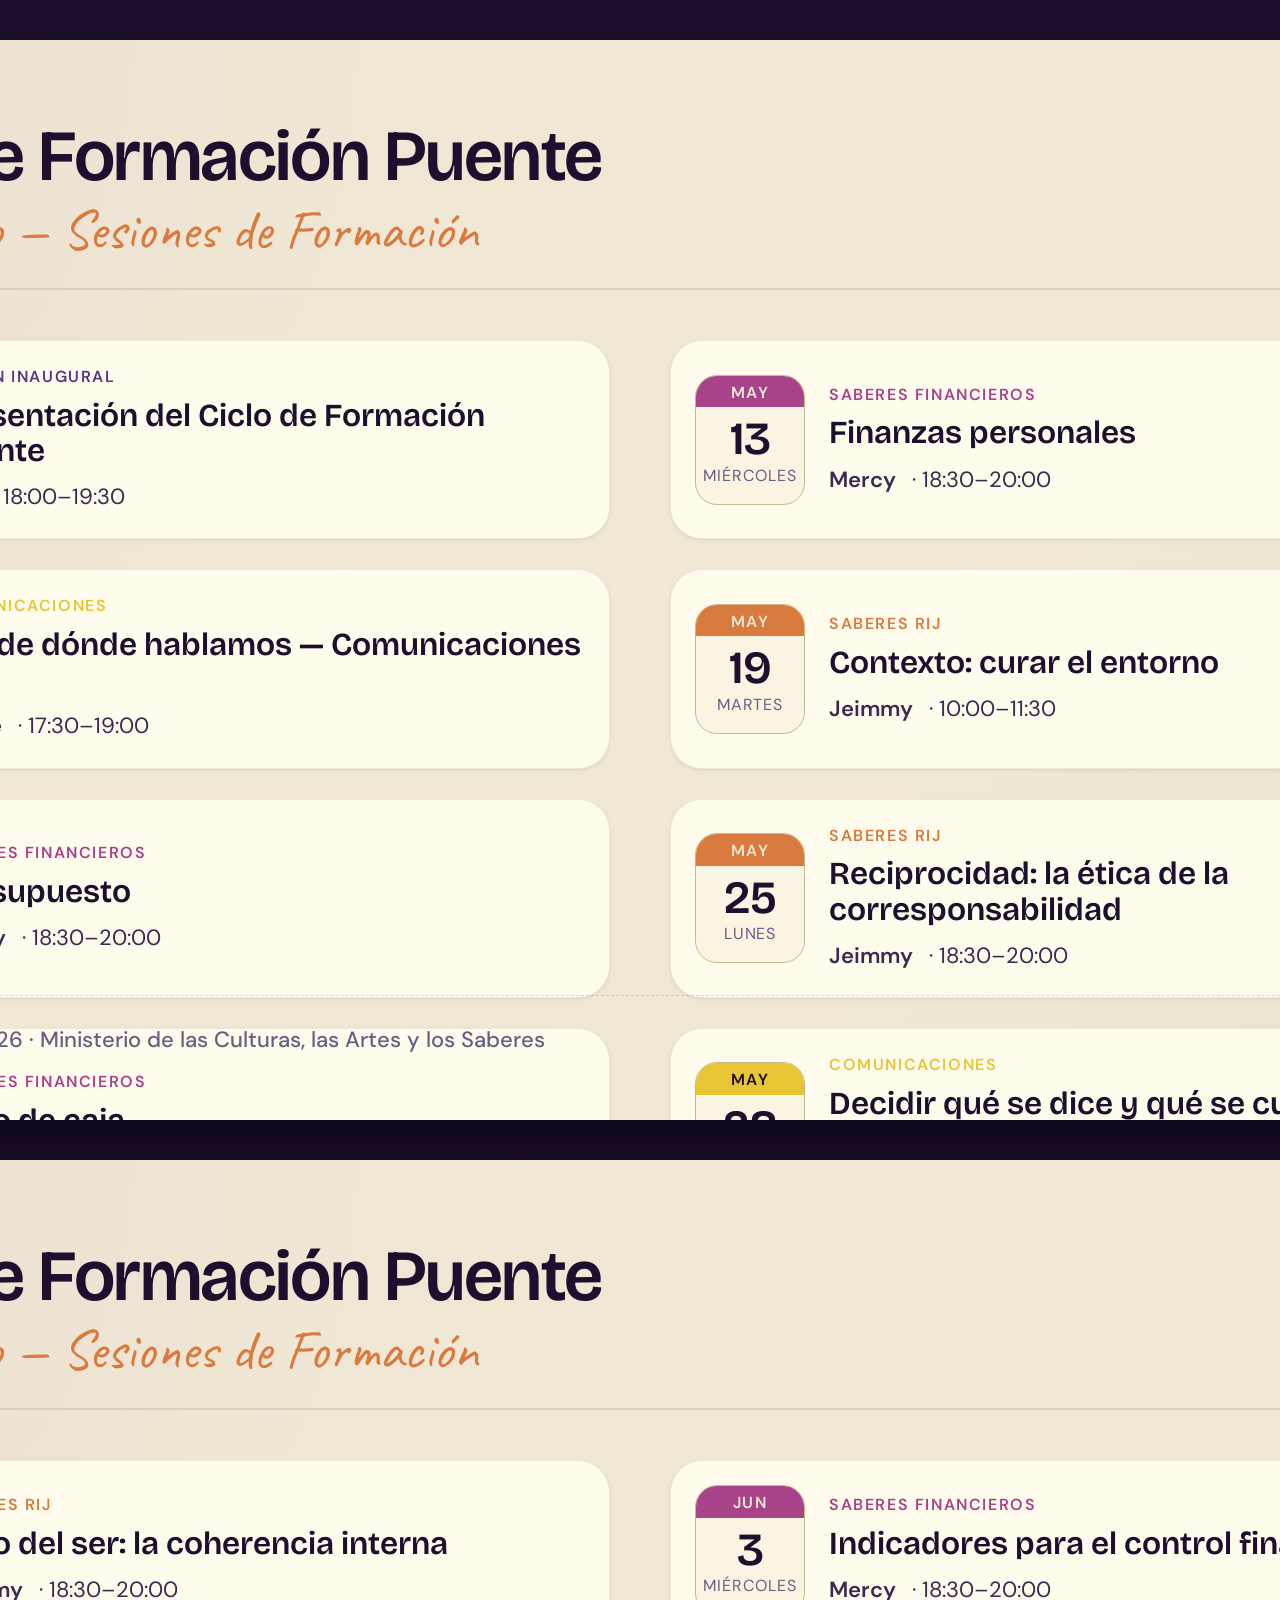
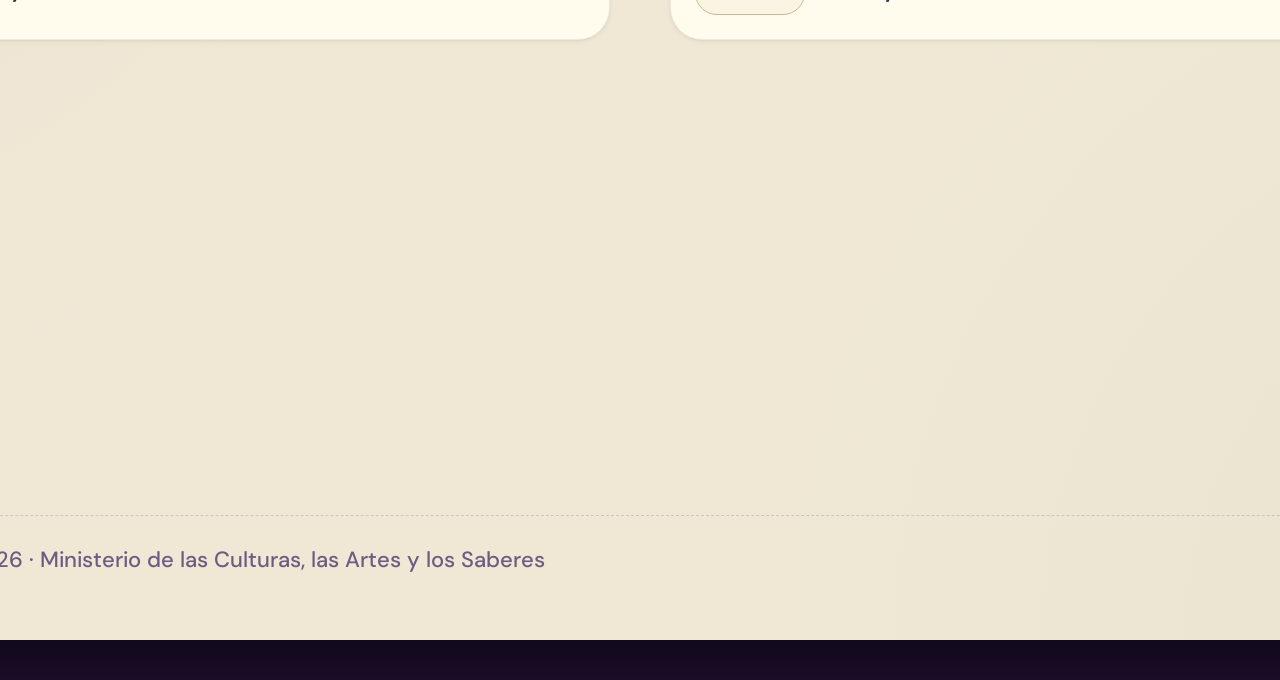
<file: diapositivas-ciclo.html>
<!DOCTYPE html>
<html lang="es">
<head>
  <meta charset="UTF-8">
  <title>Diapositivas Calendario Ciclo de Formación</title>
  <link rel="stylesheet" href="styles.css">
  <style>
    /* Configuración para el tamaño de diapositiva de presentación (16:9) */
    @page { size: 1920px 1080px; margin: 0; }
    body {
      background: #1D0F2E; /* Color oscuro para el fondo detrás de las diapositivas */
      margin: 0; 
      padding: 40px;
      display: flex; 
      flex-direction: column; 
      gap: 40px;
      align-items: center;
    }
    
    .slide {
      width: 1920px; 
      height: 1080px;
      background: var(--crema);
      background-image:
        radial-gradient(circle at 0% 0%, rgba(168,67,138,0.05) 0%, transparent 40%),
        radial-gradient(circle at 100% 100%, rgba(82,142,113,0.05) 0%, transparent 40%);
      position: relative;
      overflow: hidden;
      padding: 80px 100px;
      box-shadow: 0 20px 50px rgba(0,0,0,0.5);
      border-radius: 20px;
      flex-shrink: 0;
      box-sizing: border-box;
    }
    
    @media print {
      body { padding: 0; background: transparent; display: block; }
      .slide { box-shadow: none; border-radius: 0; page-break-after: always; margin: 0; }
    }
    
    .slide-header {
      margin-bottom: 50px;
      border-bottom: 2px solid rgba(29, 15, 46, 0.1);
      padding-bottom: 30px;
      display: flex;
      justify-content: space-between;
      align-items: flex-end;
    }
    
    .slide-title {
      font-family: var(--display);
      font-size: 72px;
      font-weight: 600;
      color: var(--tinta);
      margin: 0 0 10px;
      letter-spacing: -0.02em;
      line-height: 1;
    }
    
    .slide-subtitle {
      font-family: var(--acento);
      font-size: 56px;
      color: var(--naranja);
      margin: 0;
      line-height: 1;
    }
    
    .month-badge {
      font-family: var(--display);
      font-size: 44px;
      font-weight: 600;
      background: var(--violeta);
      color: var(--crema);
      padding: 12px 36px;
      border-radius: 999px;
      letter-spacing: 0.05em;
    }
    .month-badge.junio {
      background: var(--verde);
    }
    
    .grid-calendario {
      display: grid;
      grid-template-columns: repeat(2, 1fr);
      gap: 30px 60px;
    }
    
    .evento {
      display: flex;
      gap: 24px;
      align-items: center;
      background: var(--carta);
      padding: 24px;
      border-radius: var(--r-xl);
      border: 1px solid rgba(29,15,46,0.08);
      box-shadow: var(--shadow-1);
    }
    
    /* Reutilizando la clase .date-pill pero escalada para la presentación */
    .evento .date-pill {
      width: 110px;
      min-height: 130px;
      border-radius: var(--r-lg);
    }
    .evento .date-pill .dp-month {
      font-size: 16px; 
      padding: 8px 0 6px;
    }
    .evento .date-pill .dp-day {
      font-size: 46px; 
      margin-top: 8px;
    }
    .evento .date-pill .dp-dow {
      font-size: 16px; 
      margin-top: 4px; 
      margin-bottom: 8px;
    }
    
    .ev-info { flex: 1; }
    .ev-tipo {
      font-size: 16px;
      font-weight: 600;
      text-transform: uppercase;
      letter-spacing: 0.1em;
      color: var(--tinta-3);
      margin-bottom: 8px;
    }
    .ev-tema {
      font-family: var(--display);
      font-size: 32px;
      font-weight: 600;
      color: var(--tinta);
      line-height: 1.1;
      margin-bottom: 12px;
    }
    .ev-meta {
      display: flex; 
      gap: 16px; 
      align-items: center;
      font-size: 22px; 
      color: var(--tinta-2);
    }
    
    .slide-footer {
      position: absolute;
      bottom: 60px; 
      left: 100px; 
      right: 100px;
      display: flex; 
      justify-content: space-between; 
      align-items: center;
      border-top: 1px dashed rgba(29,15,46,0.15);
      padding-top: 24px;
    }
    .footer-text { 
      font-size: 22px; 
      color: var(--tinta-3); 
      font-weight: 500; 
    }
    .brand-mark-slide {
      display: flex; align-items: center; gap: 12px;
      font-family: var(--display);
      font-weight: 600; font-size: 24px;
      letter-spacing: 0.04em; text-transform: uppercase;
      color: var(--violeta);
    }
    
    /* Colores por orientador según CSS de web */
    .orient-mercy .dp-month { background: var(--magenta); color: var(--crema); }
    .orient-jeimmy .dp-month { background: var(--naranja); color: var(--crema); }
    .orient-felipe .dp-month { background: var(--amarillo); color: var(--tinta); }
    .orient-yuli .dp-month { background: var(--violeta); color: var(--crema); }
    
  </style>
</head>
<body>

  <!-- Diapositiva Mayo -->
  <div class="slide" id="slide-mayo">
    <div class="slide-header">
      <div>
        <h1 class="slide-title">Ciclo de Formación Puente</h1>
        <p class="slide-subtitle">Camino Uno — Sesiones de Formación</p>
      </div>
      <div class="month-badge">MAYO</div>
    </div>
    
    <div class="grid-calendario" id="grid-mayo"></div>
    
    <div class="slide-footer">
      <div class="footer-text">Agenda Territorial 2026 · Ministerio de las Culturas, las Artes y los Saberes</div>
      <div class="brand-mark-slide">
        <svg width="40" height="40" viewBox="0 0 100 100" fill="none" xmlns="http://www.w3.org/2000/svg">
          <circle cx="50" cy="50" r="50" fill="#5A3680"/>
          <path d="M50 20C33.4315 20 20 33.4315 20 50C20 66.5685 33.4315 80 50 80" stroke="#F0E8D5" stroke-width="8" stroke-linecap="round"/>
          <path d="M50 20C66.5685 20 80 33.4315 80 50C80 66.5685 66.5685 80 50 80" stroke="#E8C535" stroke-width="8" stroke-dasharray="8 12" stroke-linecap="round"/>
        </svg>
        Telar
      </div>
    </div>
  </div>

  <!-- Diapositiva Junio -->
  <div class="slide" id="slide-junio">
    <div class="slide-header">
      <div>
        <h1 class="slide-title">Ciclo de Formación Puente</h1>
        <p class="slide-subtitle">Camino Uno — Sesiones de Formación</p>
      </div>
      <div class="month-badge junio">JUNIO</div>
    </div>
    
    <div class="grid-calendario" id="grid-junio"></div>
    
    <div class="slide-footer">
      <div class="footer-text">Agenda Territorial 2026 · Ministerio de las Culturas, las Artes y los Saberes</div>
      <div class="brand-mark-slide">
        <svg width="40" height="40" viewBox="0 0 100 100" fill="none" xmlns="http://www.w3.org/2000/svg">
          <circle cx="50" cy="50" r="50" fill="#5A3680"/>
          <path d="M50 20C33.4315 20 20 33.4315 20 50C20 66.5685 33.4315 80 50 80" stroke="#F0E8D5" stroke-width="8" stroke-linecap="round"/>
          <path d="M50 20C66.5685 20 80 33.4315 80 50C80 66.5685 66.5685 80 50 80" stroke="#E8C535" stroke-width="8" stroke-dasharray="8 12" stroke-linecap="round"/>
        </svg>
        Telar
      </div>
    </div>
  </div>

  <script src="data.js"></script>
  <script>
    // Utils para parsear fechas
    function parseDate(isoString) {
      const parts = isoString.split('-');
      return new Date(parts[0], parts[1] - 1, parts[2]);
    }
    
    function shortMonth(d) {
      return d.toLocaleDateString('es-CO', { month: 'short' }).replace('.', '').toUpperCase();
    }

    const gridMayo = document.getElementById('grid-mayo');
    const gridJunio = document.getElementById('grid-junio');
    
    // Ordenar sesiones por fecha
    const sortedCiclo = [...CICLO].sort((a,b) => parseDate(a.fecha) - parseDate(b.fecha));
    
    sortedCiclo.forEach(item => {
      const date = parseDate(item.fecha);
      const m = date.getMonth(); // 4 = mayo, 5 = junio
      
      const orientadorObj = TEAM.find(t => t.id === item.orient) || {};
      const orientNombre = orientadorObj.corto || item.orient;
      
      const html = `
        <div class="evento orient-${item.orient}">
          <div class="date-pill">
            <div class="dp-month">${shortMonth(date)}</div>
            <div class="dp-day">${date.getDate()}</div>
            <div class="dp-dow">${item.dia}</div>
          </div>
          <div class="ev-info">
            <div class="ev-tipo" style="color: ${orientadorObj.color || 'var(--tinta-3)'}">${item.tipo}</div>
            <div class="ev-tema">${item.tema}</div>
            <div class="ev-meta">
              <span style="font-weight:600">${orientNombre}</span> · ${item.hora}
            </div>
          </div>
        </div>
      `;
      
      if(m === 4) { // Mayo
        gridMayo.innerHTML += html;
      } else if (m === 5) { // Junio
        gridJunio.innerHTML += html;
      }
    });
  </script>
</body>
</html>
</file>
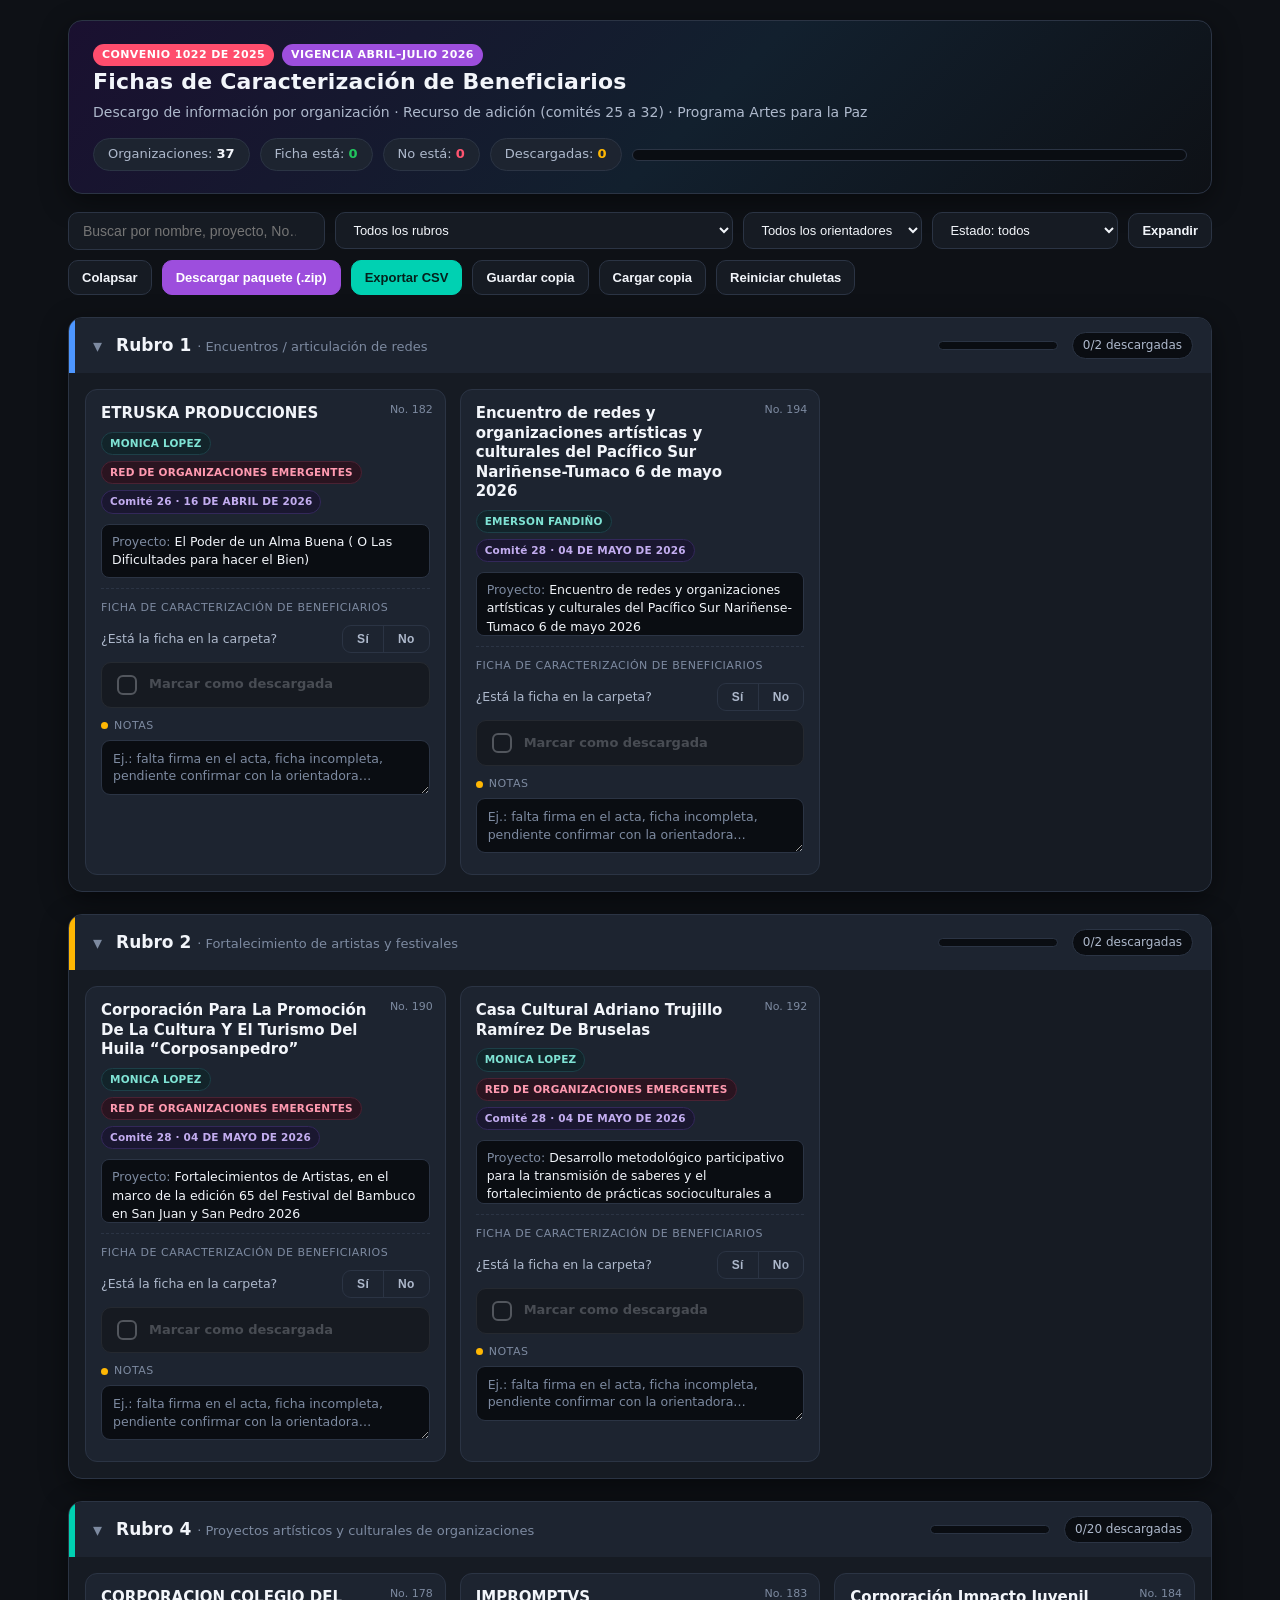
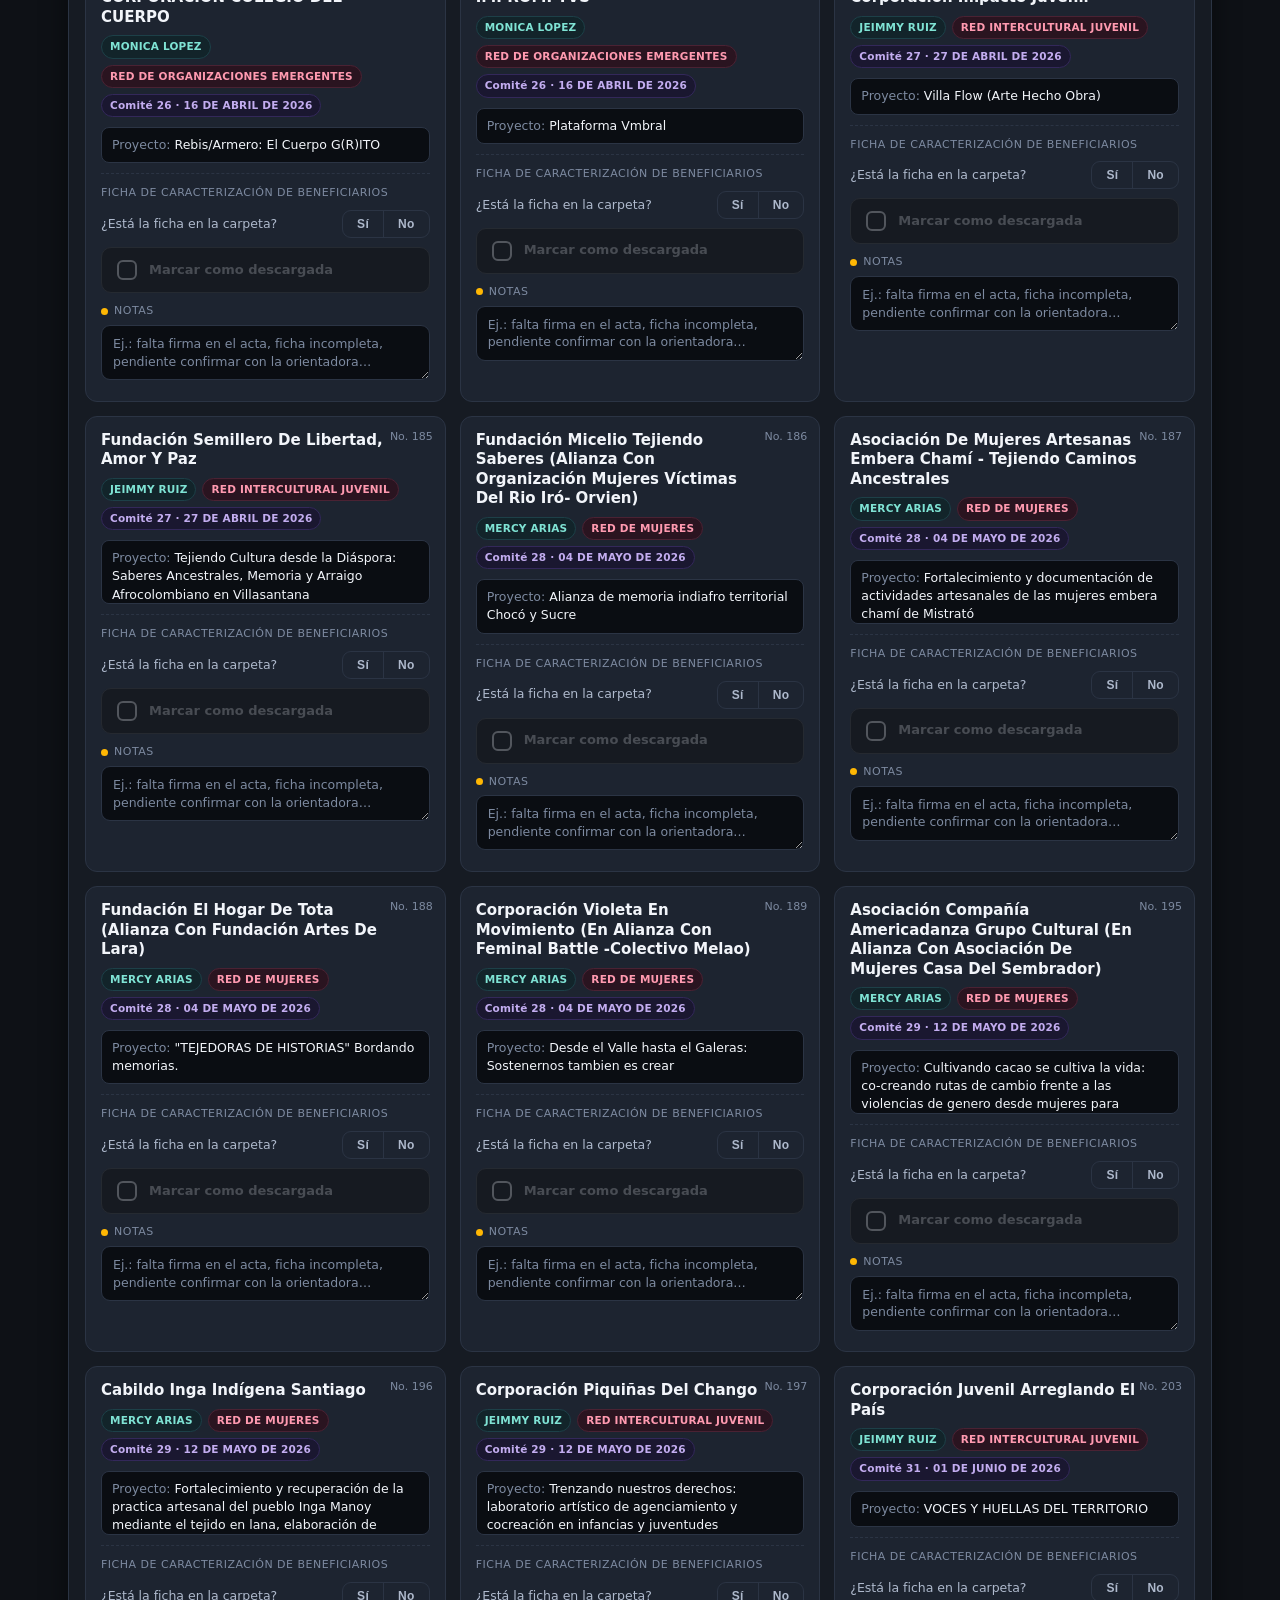
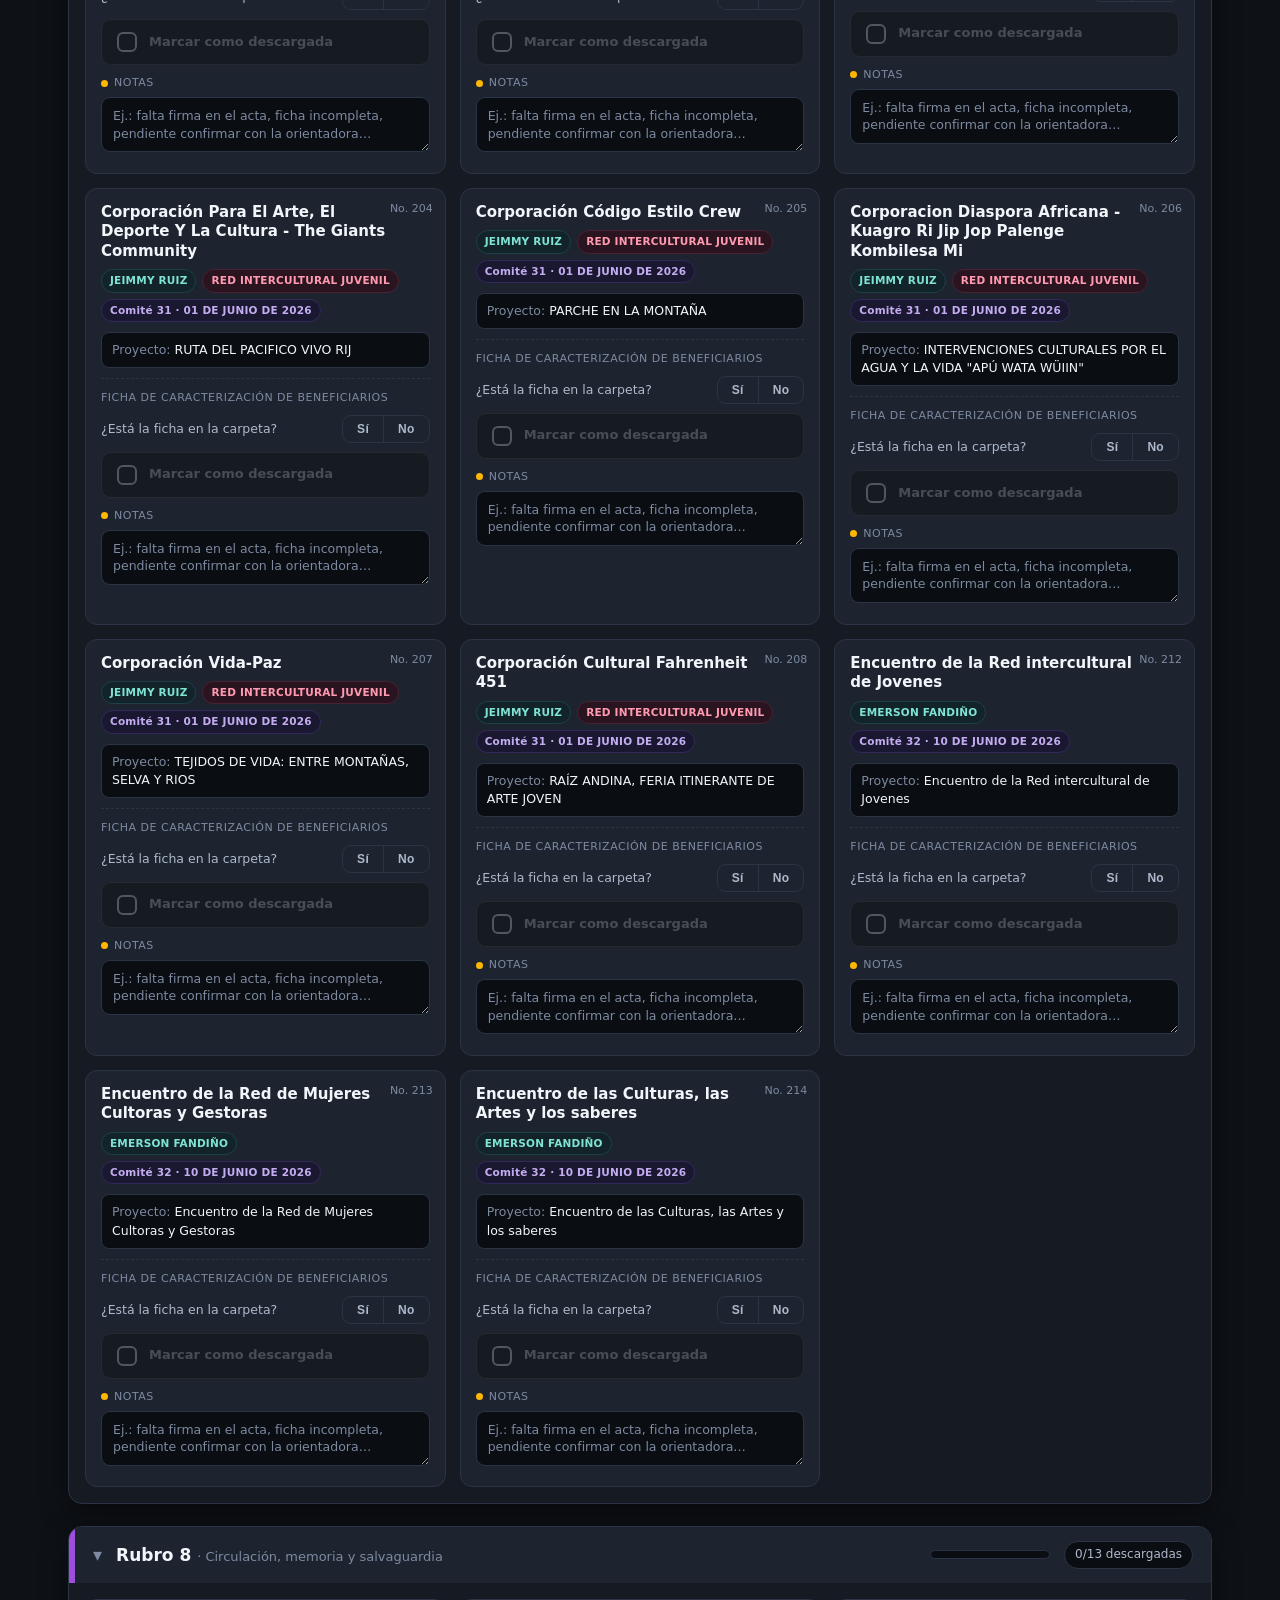
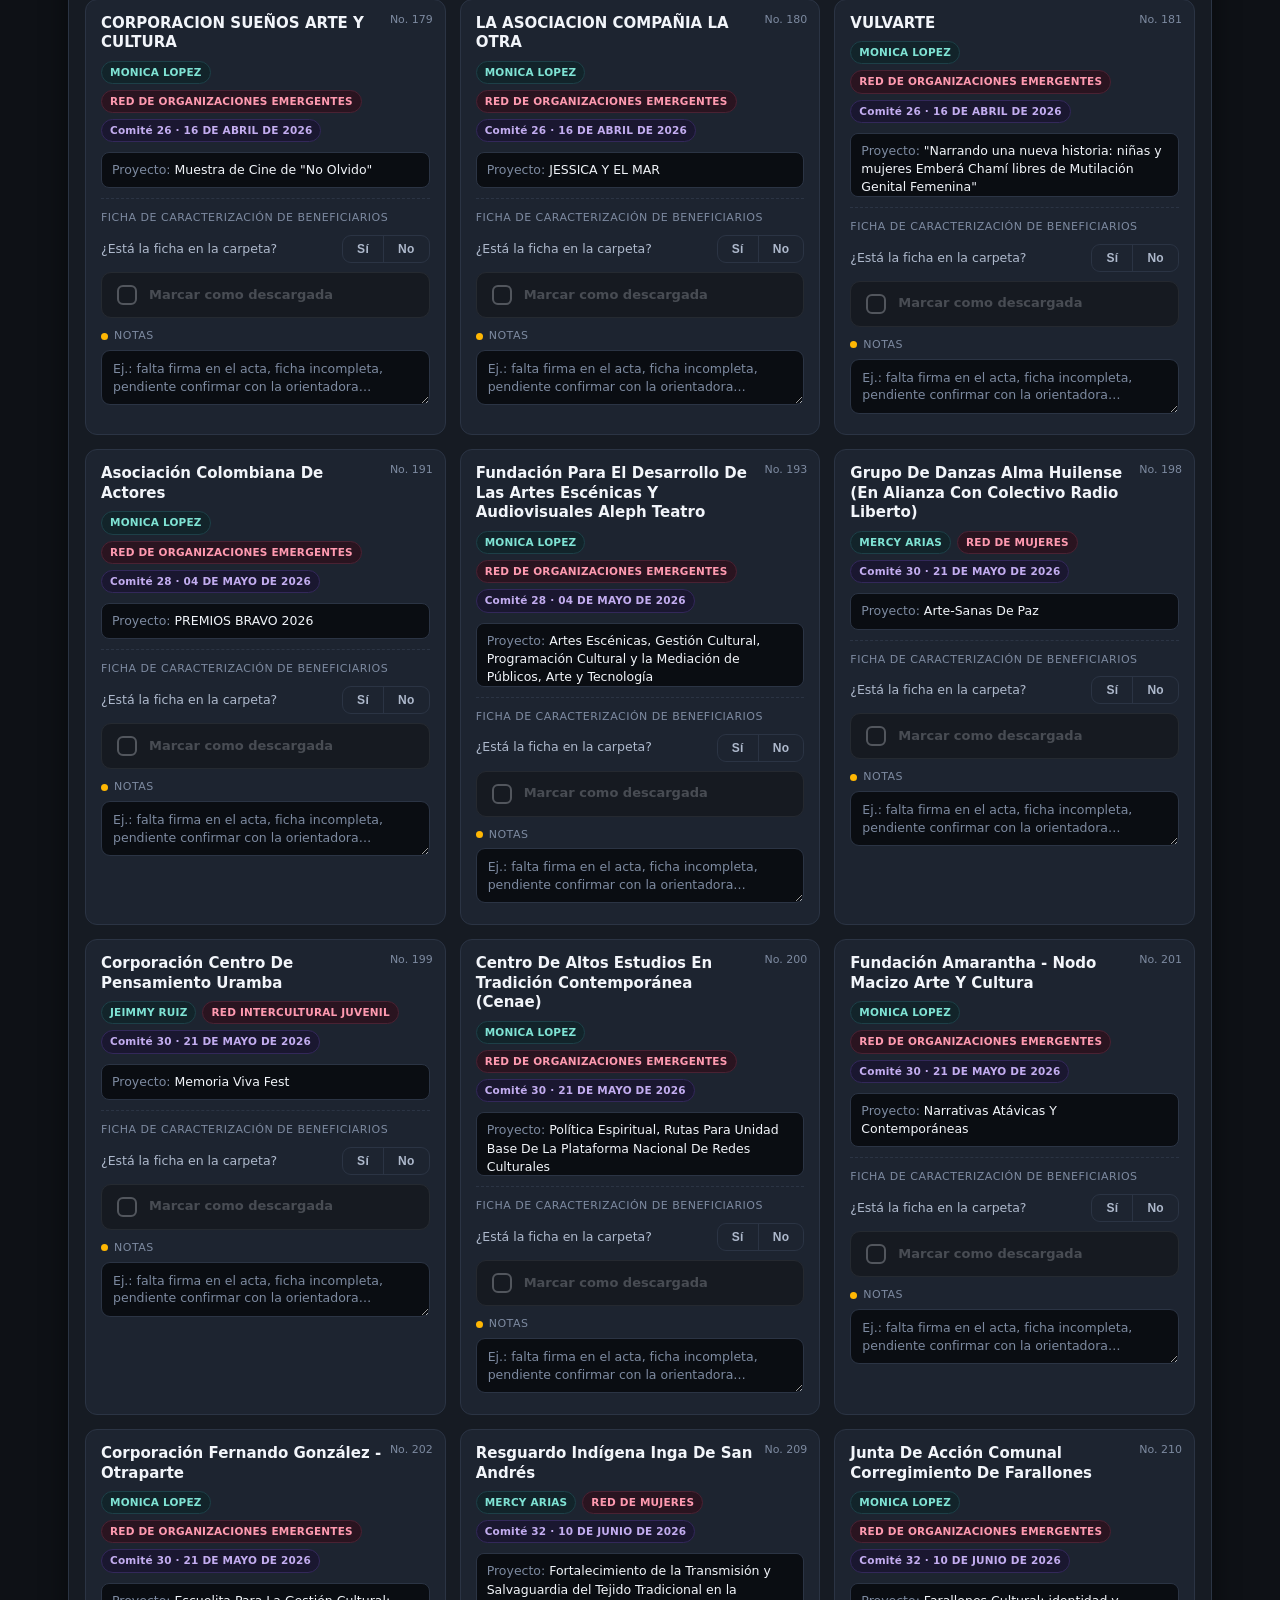
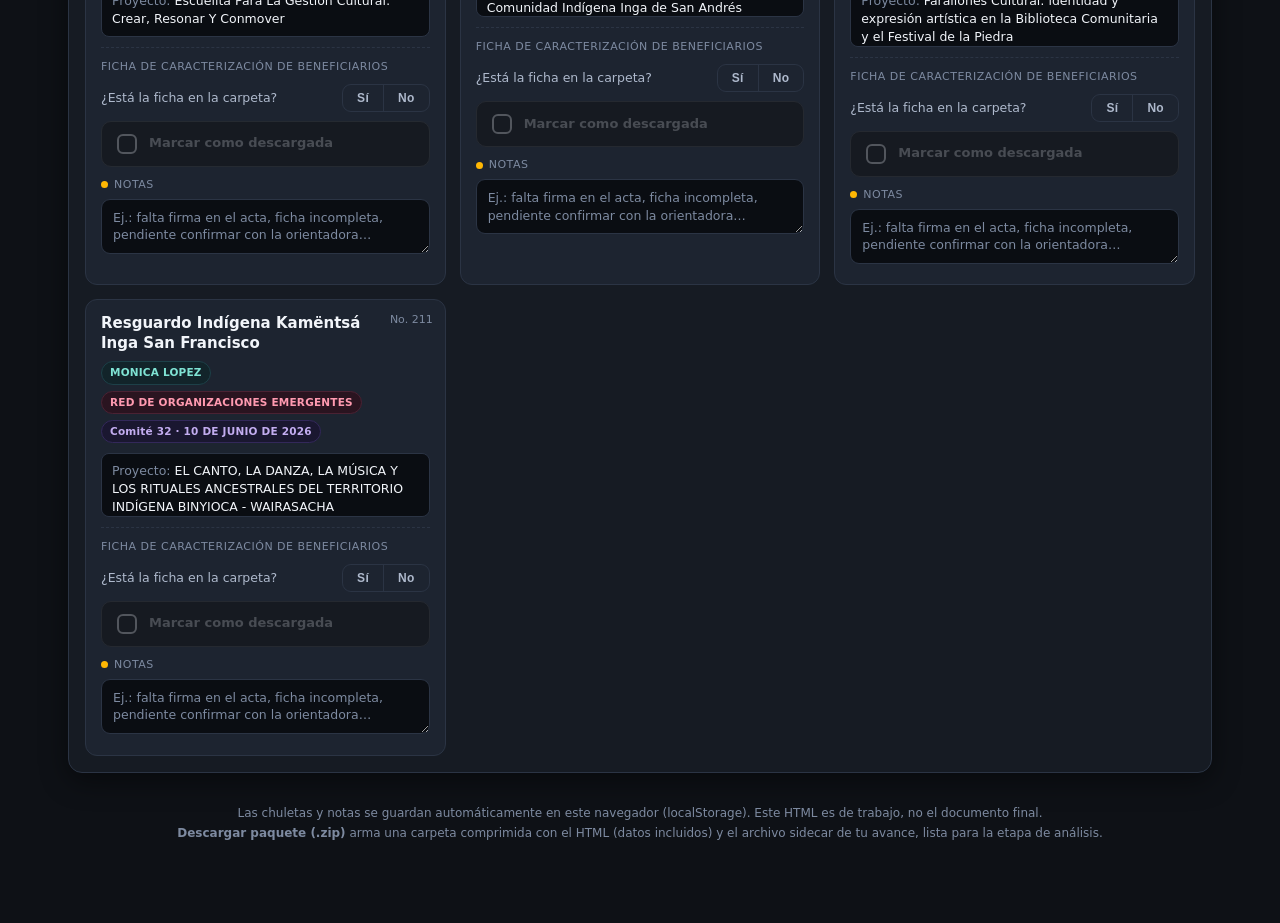
<file: FINAL_fichas_caracterizacion_convenio1022_abr-jul-2026.html>
<!DOCTYPE html>
<html lang="es-CO">
<head>
<meta charset="UTF-8">
<meta name="viewport" content="width=device-width, initial-scale=1.0">
<title>Fichas de Caracterización · Convenio 1022 · Abril–Julio 2026</title>
<style>
:root{
  --bg:#0e1116; --panel:#161b23; --panel2:#1d2430; --border:#2b3444;
  --ink:#f2f5fa; --ink2:#aeb9cc; --ink3:#7d8aa0;
  --acc:#ff4d6d; --acc2:#00d1b2; --acc3:#ffb703; --acc4:#4d96ff; --acc5:#9d4edd;
  --ok:#22c55e; --okbg:#0f2a1a; --no:#ff5470; --nobg:#2a1218; --amber:#ffb703; --amberbg:#2b2410;
  --shadow:0 8px 28px rgba(0,0,0,.45); --r:14px;
}
*{box-sizing:border-box}
html,body{margin:0;padding:0}
body{background:var(--bg);color:var(--ink);
  font-family:'Segoe UI',system-ui,-apple-system,Roboto,Helvetica,Arial,sans-serif;line-height:1.45;font-size:15px}
.wrap{max-width:1180px;margin:0 auto;padding:20px 18px 80px}

header.top{background:linear-gradient(135deg,#1a1030 0%,#12202e 55%,#0e1116 100%);
  border:1px solid var(--border);border-radius:var(--r);padding:22px 24px;box-shadow:var(--shadow);margin-bottom:18px}
header.top h1{margin:0 0 4px;font-size:22px;letter-spacing:.2px}
header.top .sub{color:var(--ink2);font-size:14px}
header.top .tag{display:inline-block;color:#fff;font-weight:700;font-size:11px;
  padding:3px 9px;border-radius:999px;margin-right:8px;letter-spacing:.4px;background:var(--acc)}

.globalbar{display:flex;align-items:center;gap:10px;margin-top:16px;flex-wrap:wrap}
.pill{background:var(--panel2);border:1px solid var(--border);border-radius:999px;padding:6px 14px;font-size:13px;color:var(--ink2)}
.pill b{color:var(--ink)}
.pill.ok b{color:var(--ok)} .pill.no b{color:var(--no)} .pill.amber b{color:var(--amber)}
.bar{flex:1;min-width:200px;height:12px;background:#0a0d12;border-radius:999px;border:1px solid var(--border);overflow:hidden}
.bar > span{display:block;height:100%;width:0;background:linear-gradient(90deg,var(--acc2),var(--acc));transition:width .3s}

.toolbar{display:flex;gap:10px;flex-wrap:wrap;align-items:center;margin:18px 0 8px}
.toolbar input[type=search]{flex:1;min-width:200px;background:var(--panel);border:1px solid var(--border);
  color:var(--ink);border-radius:10px;padding:10px 14px;font-size:14px;outline:none}
.toolbar input[type=search]:focus{border-color:var(--acc4)}
select,.btn{background:var(--panel);border:1px solid var(--border);color:var(--ink);
  border-radius:10px;padding:9px 13px;font-size:13px;cursor:pointer;outline:none}
select:focus{border-color:var(--acc4)}
.btn{font-weight:600;transition:.15s}
.btn:hover{border-color:var(--acc2);color:var(--acc2)}
.btn.primary{background:var(--acc2);border-color:var(--acc2);color:#04211c;font-weight:700}
.btn.primary:hover{filter:brightness(1.08);color:#04211c}
.btn.pack{background:var(--acc5);border-color:var(--acc5);color:#fff;font-weight:700}
.btn.pack:hover{filter:brightness(1.12);color:#fff}
.btn.warn:hover{border-color:var(--acc);color:var(--acc)}

.rubro{margin-top:22px;border:1px solid var(--border);border-radius:var(--r);overflow:hidden;background:var(--panel);box-shadow:var(--shadow)}
.rubro-head{display:flex;align-items:center;gap:14px;padding:14px 18px;cursor:pointer;background:var(--panel2);user-select:none}
.rubro-head:hover{background:#222b39}
.rubro-head .chev{transition:transform .2s;color:var(--ink3);font-size:18px}
.rubro.collapsed .chev{transform:rotate(-90deg)}
.rubro.collapsed .rubro-body{display:none}
.rubro-head h2{margin:0;font-size:17px;flex:1}
.rubro-head .rcount{font-size:12px;color:var(--ink2);background:#0a0d12;border:1px solid var(--border);padding:4px 10px;border-radius:999px;white-space:nowrap}
.rubro-head .rbar{width:120px;height:9px;background:#0a0d12;border-radius:999px;border:1px solid var(--border);overflow:hidden}
.rubro-head .rbar > span{display:block;height:100%;background:linear-gradient(90deg,var(--acc3),var(--acc2))}
.rubro-body{padding:16px}
.r1 .rubro-head{border-left:6px solid var(--acc4)}
.r2 .rubro-head{border-left:6px solid var(--acc3)}
.r4 .rubro-head{border-left:6px solid var(--acc2)}
.r8 .rubro-head{border-left:6px solid var(--acc5)}

.grid{display:grid;grid-template-columns:repeat(auto-fill,minmax(340px,1fr));gap:14px}
.card{background:var(--panel2);border:1px solid var(--border);border-radius:12px;padding:14px 15px;position:relative;transition:.15s}
.card.done{border-color:var(--ok);background:linear-gradient(180deg,var(--okbg),var(--panel2))}
.card.noesta{border-color:var(--no);background:linear-gradient(180deg,var(--nobg),var(--panel2))}
.card .no{position:absolute;top:12px;right:12px;font-size:11px;color:var(--ink3);font-variant-numeric:tabular-nums}
.card h3{margin:0 8px 8px 0;font-size:15px;line-height:1.3;padding-right:34px}
.card .proj{font-size:12.5px;color:var(--ink);background:#0a0d12;border:1px solid var(--border);
  border-radius:8px;padding:8px 10px;margin:8px 0 10px;max-height:64px;overflow:auto}
.card .proj .k{color:var(--ink3)}
.chips{display:flex;gap:6px;flex-wrap:wrap;margin-bottom:10px}
.chip{font-size:10.5px;padding:3px 8px;border-radius:999px;font-weight:600;letter-spacing:.2px}
.chip.red{background:#2a1420;color:#ff9ab0;border:1px solid #4a2233}
.chip.ori{background:#12242a;color:#7fe3d4;border:1px solid #1d4048}
.chip.com{background:#1a1730;color:#c3adf0;border:1px solid #33285a}

.ficha{border-top:1px dashed var(--border);padding-top:11px;margin-top:4px}
.ficha .cl-title{font-size:11px;color:var(--ink3);text-transform:uppercase;letter-spacing:.5px;margin-bottom:9px}
.row{display:flex;align-items:center;gap:10px;margin-bottom:9px}
.row .q{font-size:12.5px;color:var(--ink2);flex:1}
.seg{display:inline-flex;border:1px solid var(--border);border-radius:9px;overflow:hidden;flex:none}
.seg button{background:transparent;border:0;color:var(--ink2);font-size:12px;font-weight:700;
  padding:6px 14px;cursor:pointer;transition:.12s;letter-spacing:.3px}
.seg button:hover{background:#0a0d12}
.seg button.on-si{background:var(--ok);color:#04211c}
.seg button.on-no{background:var(--no);color:#2a0710}
.seg button + button{border-left:1px solid var(--border)}

.dl{display:flex;align-items:center;gap:9px;font-size:13px;font-weight:700;cursor:pointer;
  padding:9px 11px;border:1px solid var(--border);border-radius:10px;background:#0a0d12;transition:.15s}
.dl.disabled{opacity:.4;cursor:not-allowed;filter:grayscale(1)}
.dl input{appearance:none;width:20px;height:20px;border:2px solid var(--acc2);border-radius:6px;
  cursor:pointer;position:relative;flex:none;transition:.12s}
.dl input:checked{background:var(--ok);border-color:var(--ok)}
.dl input:checked::after{content:"✓";position:absolute;color:#04211c;font-size:14px;font-weight:900;left:3px;top:-1px}
.dl .lbl{color:var(--acc2)} .dl input:checked ~ .lbl{color:var(--ok)}
.dl.disabled .lbl{color:var(--ink3)}

.notas{margin-top:10px}
.notas .cl-title{display:flex;align-items:center;gap:6px;font-size:11px;color:var(--ink3);
  text-transform:uppercase;letter-spacing:.5px;margin-bottom:6px}
.notas .cl-title .dot{width:7px;height:7px;border-radius:50%;background:var(--acc3);flex:none}
.notas textarea{width:100%;min-height:46px;resize:vertical;background:#0a0d12;border:1px solid var(--border);
  color:var(--ink);border-radius:9px;padding:9px 11px;font-size:12.5px;line-height:1.4;outline:none;
  font-family:inherit;transition:.15s}
.notas textarea:focus{border-color:var(--acc3)}
.notas textarea::placeholder{color:var(--ink3)}
.notas textarea.has{border-color:var(--acc3);background:#181405}

.empty{color:var(--ink3);text-align:center;padding:40px;font-size:14px}
footer{margin-top:30px;color:var(--ink3);font-size:12px;text-align:center;line-height:1.7}
.save-flash{position:fixed;bottom:18px;left:50%;transform:translateX(-50%) translateY(80px);
  background:var(--ok);color:#04211c;font-weight:700;padding:10px 20px;border-radius:999px;
  box-shadow:var(--shadow);transition:.3s;opacity:0;font-size:13px;z-index:50}
.save-flash.show{transform:translateX(-50%) translateY(0);opacity:1}
@media(max-width:520px){.grid{grid-template-columns:1fr}.rubro-head .rbar{display:none}}
</style>
</head>
<body>
<div class="wrap">

<header class="top">
  <div><span class="tag">CONVENIO 1022 DE 2025</span><span class="tag" style="background:var(--acc5)">VIGENCIA ABRIL–JULIO 2026</span></div>
  <h1>Fichas de Caracterización de Beneficiarios</h1>
  <div class="sub">Descargo de información por organización · Recurso de adición (comités 25 a 32) · Programa Artes para la Paz</div>
  <div class="globalbar">
    <div class="pill">Organizaciones: <b id="g-total">0</b></div>
    <div class="pill ok">Ficha está: <b id="g-si">0</b></div>
    <div class="pill no">No está: <b id="g-no">0</b></div>
    <div class="pill amber">Descargadas: <b id="g-dl">0</b></div>
    <div class="bar"><span id="g-bar"></span></div>
  </div>
</header>

<div class="toolbar">
  <input type="search" id="q" placeholder="Buscar por nombre, proyecto, No…">
  <select id="f-rubro"><option value="">Todos los rubros</option></select>
  <select id="f-ori"><option value="">Todos los orientadores</option></select>
  <select id="f-estado">
    <option value="">Estado: todos</option>
    <option value="sinrev">Sin revisar</option>
    <option value="si">Ficha está</option>
    <option value="no">No está</option>
    <option value="pordl">Está pero sin descargar</option>
    <option value="dl">Ya descargadas</option>
    <option value="connota">Con notas</option>
  </select>
  <button class="btn" id="expandAll">Expandir</button>
  <button class="btn" id="collapseAll">Colapsar</button>
  <button class="btn pack" id="pack">Descargar paquete (.zip)</button>
  <button class="btn primary" id="export">Exportar CSV</button>
  <button class="btn" id="save">Guardar copia</button>
  <button class="btn" id="load">Cargar copia</button>
  <button class="btn warn" id="reset">Reiniciar chuletas</button>
  <input type="file" id="loadfile" accept="application/json" style="display:none">
</div>

<div id="content"></div>

<footer>
  Las chuletas y notas se guardan automáticamente en este navegador (localStorage). Este HTML es de trabajo, no el documento final.<br>
  <b>Descargar paquete (.zip)</b> arma una carpeta comprimida con el HTML (datos incluidos) y el archivo sidecar de tu avance, lista para la etapa de análisis.
</footer>
</div>

<div class="save-flash" id="flash">Guardado ✓</div>

<script>
const ORGS = [{"no": "178", "nombre": "CORPORACION COLEGIO DEL CUERPO", "rubro": "Rubro 4", "proyecto": "Rebis/Armero: El Cuerpo G(R)ITO", "orientador": "MONICA LOPEZ - RED DE ORGANIZACIONES EMERGENTES", "comite": "26° COMITÉ OPERATIVO 16 DE ABRIL DE 2026", "comite_num": "26", "comite_fecha": "16 DE ABRIL DE 2026", "orientador_corto": "MONICA LOPEZ", "red": "RED DE ORGANIZACIONES EMERGENTES"}, {"no": "179", "nombre": "CORPORACION SUEÑOS ARTE Y CULTURA", "rubro": "Rubro 8", "proyecto": "Muestra de Cine de \"No Olvido\"", "orientador": "MONICA LOPEZ - RED DE ORGANIZACIONES EMERGENTES", "comite": "26° COMITÉ OPERATIVO 16 DE ABRIL DE 2026", "comite_num": "26", "comite_fecha": "16 DE ABRIL DE 2026", "orientador_corto": "MONICA LOPEZ", "red": "RED DE ORGANIZACIONES EMERGENTES"}, {"no": "180", "nombre": "LA ASOCIACION COMPAÑIA LA OTRA", "rubro": "Rubro 8", "proyecto": "JESSICA Y EL MAR", "orientador": "MONICA LOPEZ - RED DE ORGANIZACIONES EMERGENTES", "comite": "26° COMITÉ OPERATIVO 16 DE ABRIL DE 2026", "comite_num": "26", "comite_fecha": "16 DE ABRIL DE 2026", "orientador_corto": "MONICA LOPEZ", "red": "RED DE ORGANIZACIONES EMERGENTES"}, {"no": "181", "nombre": "VULVARTE", "rubro": "Rubro 8", "proyecto": "\"Narrando una nueva historia: niñas y mujeres Emberá Chamí libres de Mutilación Genital Femenina\"", "orientador": "MONICA LOPEZ - RED DE ORGANIZACIONES EMERGENTES", "comite": "26° COMITÉ OPERATIVO 16 DE ABRIL DE 2026", "comite_num": "26", "comite_fecha": "16 DE ABRIL DE 2026", "orientador_corto": "MONICA LOPEZ", "red": "RED DE ORGANIZACIONES EMERGENTES"}, {"no": "182", "nombre": "ETRUSKA PRODUCCIONES", "rubro": "Rubro 1", "proyecto": "El Poder de un Alma Buena ( O Las Dificultades para hacer el Bien)", "orientador": "MONICA LOPEZ - RED DE ORGANIZACIONES EMERGENTES", "comite": "26° COMITÉ OPERATIVO 16 DE ABRIL DE 2026", "comite_num": "26", "comite_fecha": "16 DE ABRIL DE 2026", "orientador_corto": "MONICA LOPEZ", "red": "RED DE ORGANIZACIONES EMERGENTES"}, {"no": "183", "nombre": "IMPROMPTVS", "rubro": "Rubro 4", "proyecto": "Plataforma Vmbral", "orientador": "MONICA LOPEZ - RED DE ORGANIZACIONES EMERGENTES", "comite": "26° COMITÉ OPERATIVO 16 DE ABRIL DE 2026", "comite_num": "26", "comite_fecha": "16 DE ABRIL DE 2026", "orientador_corto": "MONICA LOPEZ", "red": "RED DE ORGANIZACIONES EMERGENTES"}, {"no": "184", "nombre": "Corporación Impacto Juvenil", "rubro": "Rubro 4", "proyecto": "Villa Flow (Arte Hecho Obra)", "orientador": "JEIMMY RUIZ - RED INTERCULTURAL JUVENIL", "comite": "27° COMITÉ OPERATIVO 27 DE ABRIL DE 2026", "comite_num": "27", "comite_fecha": "27 DE ABRIL DE 2026", "orientador_corto": "JEIMMY RUIZ", "red": "RED INTERCULTURAL JUVENIL"}, {"no": "185", "nombre": "Fundación Semillero De Libertad, Amor Y Paz", "rubro": "Rubro 4", "proyecto": "Tejiendo Cultura desde la Diáspora: Saberes Ancestrales, Memoria y Arraigo Afrocolombiano en Villasantana", "orientador": "JEIMMY RUIZ - RED INTERCULTURAL JUVENIL", "comite": "27° COMITÉ OPERATIVO 27 DE ABRIL DE 2026", "comite_num": "27", "comite_fecha": "27 DE ABRIL DE 2026", "orientador_corto": "JEIMMY RUIZ", "red": "RED INTERCULTURAL JUVENIL"}, {"no": "186", "nombre": "Fundación Micelio Tejiendo Saberes (Alianza Con Organización Mujeres Víctimas Del Rio Iró- Orvien)", "rubro": "Rubro 4", "proyecto": "Alianza de memoria indiafro territorial Chocó y Sucre", "orientador": "MERCY ARIAS - RED DE MUJERES", "comite": "28° COMITÉ OPERATIVO 04 DE MAYO DE 2026", "comite_num": "28", "comite_fecha": "04 DE MAYO DE 2026", "orientador_corto": "MERCY ARIAS", "red": "RED DE MUJERES"}, {"no": "187", "nombre": "Asociación De Mujeres Artesanas Embera Chamí - Tejiendo Caminos Ancestrales", "rubro": "Rubro 4", "proyecto": "Fortalecimiento y documentación de actividades artesanales de las mujeres embera chamí de Mistrató", "orientador": "MERCY ARIAS - RED DE MUJERES", "comite": "28° COMITÉ OPERATIVO 04 DE MAYO DE 2026", "comite_num": "28", "comite_fecha": "04 DE MAYO DE 2026", "orientador_corto": "MERCY ARIAS", "red": "RED DE MUJERES"}, {"no": "188", "nombre": "Fundación El Hogar De Tota (Alianza Con Fundación Artes De Lara)", "rubro": "Rubro 4", "proyecto": "\"TEJEDORAS DE HISTORIAS\" Bordando memorias.", "orientador": "MERCY ARIAS - RED DE MUJERES", "comite": "28° COMITÉ OPERATIVO 04 DE MAYO DE 2026", "comite_num": "28", "comite_fecha": "04 DE MAYO DE 2026", "orientador_corto": "MERCY ARIAS", "red": "RED DE MUJERES"}, {"no": "189", "nombre": "Corporación Violeta En Movimiento (En Alianza Con Feminal Battle -Colectivo Melao)", "rubro": "Rubro 4", "proyecto": "Desde el Valle hasta el Galeras: Sostenernos tambien es crear", "orientador": "MERCY ARIAS - RED DE MUJERES", "comite": "28° COMITÉ OPERATIVO 04 DE MAYO DE 2026", "comite_num": "28", "comite_fecha": "04 DE MAYO DE 2026", "orientador_corto": "MERCY ARIAS", "red": "RED DE MUJERES"}, {"no": "190", "nombre": "Corporación Para La Promoción De La Cultura Y El Turismo Del Huila “Corposanpedro”", "rubro": "Rubro 2", "proyecto": "Fortalecimientos de Artistas, en el marco de la edición 65 del Festival del Bambuco en San Juan y San Pedro 2026", "orientador": "MONICA LOPEZ - RED DE ORGANIZACIONES EMERGENTES", "comite": "28° COMITÉ OPERATIVO 04 DE MAYO DE 2026", "comite_num": "28", "comite_fecha": "04 DE MAYO DE 2026", "orientador_corto": "MONICA LOPEZ", "red": "RED DE ORGANIZACIONES EMERGENTES"}, {"no": "191", "nombre": "Asociación Colombiana De Actores", "rubro": "Rubro 8", "proyecto": "PREMIOS BRAVO 2026", "orientador": "MONICA LOPEZ - RED DE ORGANIZACIONES EMERGENTES", "comite": "28° COMITÉ OPERATIVO 04 DE MAYO DE 2026", "comite_num": "28", "comite_fecha": "04 DE MAYO DE 2026", "orientador_corto": "MONICA LOPEZ", "red": "RED DE ORGANIZACIONES EMERGENTES"}, {"no": "192", "nombre": "Casa Cultural Adriano Trujillo Ramírez De Bruselas", "rubro": "Rubro 2", "proyecto": "Desarrollo metodológico participativo para la transmisión de saberes y el fortalecimiento de prácticas socioculturales a través de los juegos tradicionales en el corregimiento de Bruselas", "orientador": "MONICA LOPEZ - RED DE ORGANIZACIONES EMERGENTES", "comite": "28° COMITÉ OPERATIVO 04 DE MAYO DE 2026", "comite_num": "28", "comite_fecha": "04 DE MAYO DE 2026", "orientador_corto": "MONICA LOPEZ", "red": "RED DE ORGANIZACIONES EMERGENTES"}, {"no": "193", "nombre": "Fundación Para El Desarrollo De Las Artes Escénicas Y Audiovisuales Aleph Teatro", "rubro": "Rubro 8", "proyecto": "Artes Escénicas, Gestión Cultural, Programación Cultural y la Mediación de Públicos, Arte y Tecnología", "orientador": "MONICA LOPEZ - RED DE ORGANIZACIONES EMERGENTES", "comite": "28° COMITÉ OPERATIVO 04 DE MAYO DE 2026", "comite_num": "28", "comite_fecha": "04 DE MAYO DE 2026", "orientador_corto": "MONICA LOPEZ", "red": "RED DE ORGANIZACIONES EMERGENTES"}, {"no": "194", "nombre": "Encuentro de redes y  organizaciones artísticas y culturales del Pacífico Sur Nariñense-Tumaco 6 de mayo 2026", "rubro": "Rubro 1", "proyecto": "Encuentro de redes y  organizaciones artísticas y culturales del Pacífico Sur Nariñense-Tumaco 6 de mayo 2026", "orientador": "EMERSON FANDIÑO", "comite": "28° COMITÉ OPERATIVO 04 DE MAYO DE 2026", "comite_num": "28", "comite_fecha": "04 DE MAYO DE 2026", "orientador_corto": "EMERSON FANDIÑO", "red": ""}, {"no": "195", "nombre": "Asociación Compañía Americadanza Grupo Cultural (En Alianza Con Asociación De Mujeres Casa Del Sembrador)", "rubro": "Rubro 4", "proyecto": "Cultivando cacao se cultiva la vida: co-creando rutas de cambio frente a las violencias de genero desde mujeres para mujeres, tejedoras de paz a través del movimiento, la escritura y la imagen.", "orientador": "MERCY ARIAS - RED DE MUJERES", "comite": "29° COMITÉ OPERATIVO 12 DE MAYO DE 2026", "comite_num": "29", "comite_fecha": "12 DE MAYO DE 2026", "orientador_corto": "MERCY ARIAS", "red": "RED DE MUJERES"}, {"no": "196", "nombre": "Cabildo Inga Indígena Santiago", "rubro": "Rubro 4", "proyecto": "Fortalecimiento y recuperación de la practica artesanal del pueblo Inga Manoy mediante el tejido en lana, elaboración de chumbes, cintas, siñidores, y tallado en madera en el cabildo mayor de Santiago Putumayo.", "orientador": "MERCY ARIAS - RED DE MUJERES", "comite": "29° COMITÉ OPERATIVO 12 DE MAYO DE 2026", "comite_num": "29", "comite_fecha": "12 DE MAYO DE 2026", "orientador_corto": "MERCY ARIAS", "red": "RED DE MUJERES"}, {"no": "197", "nombre": "Corporación Piquiñas Del Chango", "rubro": "Rubro 4", "proyecto": "Trenzando nuestros derechos: laboratorio artístico de agenciamiento y cocreación en infancias y juventudes", "orientador": "JEIMMY RUIZ - RED INTERCULTURAL JUVENIL", "comite": "29° COMITÉ OPERATIVO 12 DE MAYO DE 2026", "comite_num": "29", "comite_fecha": "12 DE MAYO DE 2026", "orientador_corto": "JEIMMY RUIZ", "red": "RED INTERCULTURAL JUVENIL"}, {"no": "198", "nombre": "Grupo De Danzas Alma Huilense (En Alianza Con Colectivo Radio Liberto)", "rubro": "Rubro 8", "proyecto": "Arte-Sanas De Paz", "orientador": "MERCY ARIAS - RED DE MUJERES", "comite": "30° COMITÉ OPERATIVO 21 DE MAYO DE 2026", "comite_num": "30", "comite_fecha": "21 DE MAYO DE 2026", "orientador_corto": "MERCY ARIAS", "red": "RED DE MUJERES"}, {"no": "199", "nombre": "Corporación Centro De Pensamiento Uramba", "rubro": "Rubro 8", "proyecto": "Memoria Viva Fest", "orientador": "JEIMMY RUIZ - RED INTERCULTURAL JUVENIL", "comite": "30° COMITÉ OPERATIVO 21 DE MAYO DE 2026", "comite_num": "30", "comite_fecha": "21 DE MAYO DE 2026", "orientador_corto": "JEIMMY RUIZ", "red": "RED INTERCULTURAL JUVENIL"}, {"no": "200", "nombre": "Centro De Altos Estudios En Tradición Contemporánea (Cenae)", "rubro": "Rubro 8", "proyecto": "Política Espiritual, Rutas Para Unidad Base De La Plataforma Nacional De Redes Culturales", "orientador": "MONICA LOPEZ - RED DE ORGANIZACIONES EMERGENTES", "comite": "30° COMITÉ OPERATIVO 21 DE MAYO DE 2026", "comite_num": "30", "comite_fecha": "21 DE MAYO DE 2026", "orientador_corto": "MONICA LOPEZ", "red": "RED DE ORGANIZACIONES EMERGENTES"}, {"no": "201", "nombre": "Fundación Amarantha - Nodo Macizo Arte Y Cultura", "rubro": "Rubro 8", "proyecto": "Narrativas Atávicas Y Contemporáneas", "orientador": "MONICA LOPEZ - RED DE ORGANIZACIONES EMERGENTES", "comite": "30° COMITÉ OPERATIVO 21 DE MAYO DE 2026", "comite_num": "30", "comite_fecha": "21 DE MAYO DE 2026", "orientador_corto": "MONICA LOPEZ", "red": "RED DE ORGANIZACIONES EMERGENTES"}, {"no": "202", "nombre": "Corporación Fernando González - Otraparte", "rubro": "Rubro 8", "proyecto": "Escuelita Para La Gestión Cultural: Crear, Resonar Y Conmover", "orientador": "MONICA LOPEZ - RED DE ORGANIZACIONES EMERGENTES", "comite": "30° COMITÉ OPERATIVO 21 DE MAYO DE 2026", "comite_num": "30", "comite_fecha": "21 DE MAYO DE 2026", "orientador_corto": "MONICA LOPEZ", "red": "RED DE ORGANIZACIONES EMERGENTES"}, {"no": "203", "nombre": "Corporación Juvenil Arreglando El País", "rubro": "Rubro 4", "proyecto": "VOCES Y HUELLAS DEL TERRITORIO", "orientador": "JEIMMY RUIZ - RED INTERCULTURAL JUVENIL", "comite": "31° COMITÉ OPERATIVO 01 DE JUNIO DE 2026", "comite_num": "31", "comite_fecha": "01 DE JUNIO DE 2026", "orientador_corto": "JEIMMY RUIZ", "red": "RED INTERCULTURAL JUVENIL"}, {"no": "204", "nombre": "Corporación Para El Arte, El Deporte Y La Cultura - The Giants Community", "rubro": "Rubro 4", "proyecto": "RUTA DEL PACIFICO VIVO RIJ", "orientador": "JEIMMY RUIZ - RED INTERCULTURAL JUVENIL", "comite": "31° COMITÉ OPERATIVO 01 DE JUNIO DE 2026", "comite_num": "31", "comite_fecha": "01 DE JUNIO DE 2026", "orientador_corto": "JEIMMY RUIZ", "red": "RED INTERCULTURAL JUVENIL"}, {"no": "205", "nombre": "Corporación Código Estilo Crew", "rubro": "Rubro 4", "proyecto": "PARCHE EN LA MONTAÑA", "orientador": "JEIMMY RUIZ - RED INTERCULTURAL JUVENIL", "comite": "31° COMITÉ OPERATIVO 01 DE JUNIO DE 2026", "comite_num": "31", "comite_fecha": "01 DE JUNIO DE 2026", "orientador_corto": "JEIMMY RUIZ", "red": "RED INTERCULTURAL JUVENIL"}, {"no": "206", "nombre": "Corporacion Diaspora Africana - Kuagro Ri Jip Jop Palenge Kombilesa Mi", "rubro": "Rubro 4", "proyecto": "INTERVENCIONES CULTURALES POR EL AGUA Y LA VIDA \"APÚ WATA WÜIIN\"", "orientador": "JEIMMY RUIZ - RED INTERCULTURAL JUVENIL", "comite": "31° COMITÉ OPERATIVO 01 DE JUNIO DE 2026", "comite_num": "31", "comite_fecha": "01 DE JUNIO DE 2026", "orientador_corto": "JEIMMY RUIZ", "red": "RED INTERCULTURAL JUVENIL"}, {"no": "207", "nombre": "Corporación Vida-Paz", "rubro": "Rubro 4", "proyecto": "TEJIDOS DE VIDA: ENTRE MONTAÑAS, SELVA Y RIOS", "orientador": "JEIMMY RUIZ - RED INTERCULTURAL JUVENIL", "comite": "31° COMITÉ OPERATIVO 01 DE JUNIO DE 2026", "comite_num": "31", "comite_fecha": "01 DE JUNIO DE 2026", "orientador_corto": "JEIMMY RUIZ", "red": "RED INTERCULTURAL JUVENIL"}, {"no": "208", "nombre": "Corporación Cultural Fahrenheit 451", "rubro": "Rubro 4", "proyecto": "RAÍZ ANDINA, FERIA ITINERANTE DE ARTE JOVEN", "orientador": "JEIMMY RUIZ - RED INTERCULTURAL JUVENIL", "comite": "31° COMITÉ OPERATIVO 01 DE JUNIO DE 2026", "comite_num": "31", "comite_fecha": "01 DE JUNIO DE 2026", "orientador_corto": "JEIMMY RUIZ", "red": "RED INTERCULTURAL JUVENIL"}, {"no": "209", "nombre": "Resguardo Indígena Inga De San Andrés", "rubro": "Rubro 8", "proyecto": "Fortalecimiento de la Transmisión y Salvaguardia del Tejido Tradicional en la Comunidad Indígena Inga de San Andrés Putumayo", "orientador": "MERCY ARIAS - RED DE MUJERES", "comite": "32° COMITÉ OPERATIVO 10 DE JUNIO DE 2026", "comite_num": "32", "comite_fecha": "10 DE JUNIO DE 2026", "orientador_corto": "MERCY ARIAS", "red": "RED DE MUJERES"}, {"no": "210", "nombre": "Junta De Acción Comunal Corregimiento De Farallones", "rubro": "Rubro 8", "proyecto": "Farallones Cultural: identidad y expresión artística en la Biblioteca Comunitaria y el Festival de la Piedra", "orientador": "MONICA LOPEZ - RED DE ORGANIZACIONES EMERGENTES", "comite": "32° COMITÉ OPERATIVO 10 DE JUNIO DE 2026", "comite_num": "32", "comite_fecha": "10 DE JUNIO DE 2026", "orientador_corto": "MONICA LOPEZ", "red": "RED DE ORGANIZACIONES EMERGENTES"}, {"no": "211", "nombre": "Resguardo Indígena Kamëntsá Inga San Francisco", "rubro": "Rubro 8", "proyecto": "EL CANTO, LA DANZA, LA MÚSICA Y LOS RITUALES ANCESTRALES DEL TERRITORIO INDÍGENA BINYIOCA - WAIRASACHA", "orientador": "MONICA LOPEZ - RED DE ORGANIZACIONES EMERGENTES", "comite": "32° COMITÉ OPERATIVO 10 DE JUNIO DE 2026", "comite_num": "32", "comite_fecha": "10 DE JUNIO DE 2026", "orientador_corto": "MONICA LOPEZ", "red": "RED DE ORGANIZACIONES EMERGENTES"}, {"no": "212", "nombre": "Encuentro de la Red intercultural de Jovenes", "rubro": "Rubro 4", "proyecto": "Encuentro de la Red intercultural de Jovenes", "orientador": "EMERSON FANDIÑO", "comite": "32° COMITÉ OPERATIVO 10 DE JUNIO DE 2026", "comite_num": "32", "comite_fecha": "10 DE JUNIO DE 2026", "orientador_corto": "EMERSON FANDIÑO", "red": ""}, {"no": "213", "nombre": "Encuentro de la Red de Mujeres Cultoras y Gestoras", "rubro": "Rubro 4", "proyecto": "Encuentro de la Red de Mujeres Cultoras y Gestoras", "orientador": "EMERSON FANDIÑO", "comite": "32° COMITÉ OPERATIVO 10 DE JUNIO DE 2026", "comite_num": "32", "comite_fecha": "10 DE JUNIO DE 2026", "orientador_corto": "EMERSON FANDIÑO", "red": ""}, {"no": "214", "nombre": "Encuentro de las Culturas, las Artes y los saberes", "rubro": "Rubro 4", "proyecto": "Encuentro de las Culturas, las Artes y los saberes", "orientador": "EMERSON FANDIÑO", "comite": "32° COMITÉ OPERATIVO 10 DE JUNIO DE 2026", "comite_num": "32", "comite_fecha": "10 DE JUNIO DE 2026", "orientador_corto": "EMERSON FANDIÑO", "red": ""}];
const STORE_KEY = "conv1022_fichas_abr_jul_2026_v2";
const RUBRO_ORDER = ["Rubro 1","Rubro 2","Rubro 4","Rubro 8"];
const RUBRO_CLASS = {"Rubro 1":"r1","Rubro 2":"r2","Rubro 4":"r4","Rubro 8":"r8"};
const RUBRO_DESC = {
  "Rubro 1":"Encuentros / articulación de redes",
  "Rubro 2":"Fortalecimiento de artistas y festivales",
  "Rubro 4":"Proyectos artísticos y culturales de organizaciones",
  "Rubro 8":"Circulación, memoria y salvaguardia"
};

let state = load();
function load(){
  // Prioridad: estado embebido en un paquete autocontenido
  if(window.__EMBEDDED_STATE__){
    try{ localStorage.setItem(STORE_KEY, JSON.stringify(window.__EMBEDDED_STATE__)); }catch(e){}
    return window.__EMBEDDED_STATE__;
  }
  try{ return JSON.parse(localStorage.getItem(STORE_KEY)) || {}; }catch(e){ return {}; }
}
function notifyParent(){
  if(window.parent && window.parent !== window){
    try{ window.parent.postMessage({ type:'SIDECAR_UPDATE', state:sidecarObj() }, '*'); }catch(e){}
  }
}
function persist(){ localStorage.setItem(STORE_KEY, JSON.stringify(state)); flash(); notifyParent(); }
function st(no){ if(!state[no]) state[no]={esta:null,dl:false,nota:""}; if(state[no].nota===undefined) state[no].nota=""; return state[no]; }

let flashT;
function flash(msg){ const f=document.getElementById("flash"); if(msg) f.textContent=msg; else f.textContent="Guardado ✓";
  f.classList.add("show"); clearTimeout(flashT); flashT=setTimeout(()=>f.classList.remove("show"),1300); }

const rubros = RUBRO_ORDER.filter(r=>ORGS.some(o=>o.rubro===r));
const oris = [...new Set(ORGS.map(o=>o.orientador_corto))].sort();
const fr=document.getElementById("f-rubro"), fo=document.getElementById("f-ori");
rubros.forEach(r=>fr.insertAdjacentHTML("beforeend",`<option value="${r}">${r} · ${RUBRO_DESC[r]||""}</option>`));
oris.forEach(o=>fo.insertAdjacentHTML("beforeend",`<option value="${o}">${o}</option>`));

const esc = s => (s||"").replace(/[&<>"]/g,c=>({"&":"&amp;","<":"&lt;",">":"&gt;",'"':"&quot;"}[c]));

function passFilter(o){
  const q=document.getElementById("q").value.trim().toLowerCase();
  const vr=document.getElementById("f-rubro").value;
  const vo=document.getElementById("f-ori").value;
  const ve=document.getElementById("f-estado").value;
  if(vr && o.rubro!==vr) return false;
  if(vo && o.orientador_corto!==vo) return false;
  const s=st(o.no);
  if(ve==="sinrev" && s.esta!==null) return false;
  if(ve==="si" && s.esta!=="si") return false;
  if(ve==="no" && s.esta!=="no") return false;
  if(ve==="pordl" && !(s.esta==="si" && !s.dl)) return false;
  if(ve==="dl" && !s.dl) return false;
  if(ve==="connota" && !(s.nota && s.nota.trim())) return false;
  if(q){
    const hay=(o.nombre+" "+o.proyecto+" "+o.no+" "+o.orientador+" "+o.comite+" "+(s.nota||"")).toLowerCase();
    if(!hay.includes(q)) return false;
  }
  return true;
}

function render(){
  const cont=document.getElementById("content");
  const visible = ORGS.filter(passFilter);
  cont.innerHTML="";
  if(!visible.length){ cont.innerHTML='<div class="empty">No hay organizaciones que coincidan con el filtro.</div>'; updateGlobal(); return; }
  rubros.forEach(r=>{
    const list = visible.filter(o=>o.rubro===r);
    if(!list.length) return;
    const total=list.length;
    const dl=list.filter(o=>st(o.no).dl).length;
    const pct= total? Math.round(dl/total*100):0;
    const collapsed = window.__collapsed && window.__collapsed[r];
    const sec=document.createElement("section");
    sec.className="rubro "+(RUBRO_CLASS[r]||"")+(collapsed?" collapsed":"");
    sec.innerHTML=`
      <div class="rubro-head" data-r="${r}">
        <span class="chev">▾</span>
        <h2>${r} <span style="color:var(--ink3);font-weight:400;font-size:13px">· ${RUBRO_DESC[r]||""}</span></h2>
        <div class="rbar"><span style="width:${pct}%"></span></div>
        <span class="rcount">${dl}/${total} descargadas</span>
      </div>
      <div class="rubro-body"><div class="grid"></div></div>`;
    const grid=sec.querySelector(".grid");
    list.forEach(o=>grid.appendChild(card(o)));
    cont.appendChild(sec);
  });
  updateGlobal();
}

function card(o){
  const s=st(o.no);
  const el=document.createElement("div");
  el.className="card"+(s.dl?" done":(s.esta==="no"?" noesta":""));
  const comLabel = o.comite_num? `Comité ${o.comite_num} · ${esc(o.comite_fecha)}` : esc(o.comite);
  const dlDisabled = s.esta!=="si";
  const hasNota = s.nota && s.nota.trim();
  el.innerHTML=`
    <span class="no">No. ${esc(o.no)}</span>
    <h3>${esc(o.nombre)}</h3>
    <div class="chips">
      <span class="chip ori">${esc(o.orientador_corto)}</span>
      ${o.red?`<span class="chip red">${esc(o.red)}</span>`:""}
      <span class="chip com">${comLabel}</span>
    </div>
    <div class="proj"><span class="k">Proyecto:</span> ${esc(o.proyecto)}</div>
    <div class="ficha">
      <div class="cl-title">Ficha de caracterización de beneficiarios</div>
      <div class="row">
        <span class="q">¿Está la ficha en la carpeta?</span>
        <span class="seg">
          <button data-esta="si" data-no="${o.no}" class="${s.esta==="si"?"on-si":""}">Sí</button>
          <button data-esta="no" data-no="${o.no}" class="${s.esta==="no"?"on-no":""}">No</button>
        </span>
      </div>
      <label class="dl ${dlDisabled?"disabled":""}">
        <input type="checkbox" data-dl="${o.no}" ${s.dl?"checked":""} ${dlDisabled?"disabled":""}>
        <span class="lbl">${s.dl?"Ya la descargué":"Marcar como descargada"}</span>
      </label>
      <div class="notas">
        <div class="cl-title"><span class="dot"></span>Notas</div>
        <textarea data-nota="${o.no}" class="${hasNota?"has":""}" placeholder="Ej.: falta firma en el acta, ficha incompleta, pendiente confirmar con la orientadora…">${esc(s.nota||"")}</textarea>
      </div>
    </div>`;
  return el;
}

function updateGlobal(){
  const total=ORGS.length;
  const si=ORGS.filter(o=>st(o.no).esta==="si").length;
  const no=ORGS.filter(o=>st(o.no).esta==="no").length;
  const dl=ORGS.filter(o=>st(o.no).dl).length;
  document.getElementById("g-total").textContent=total;
  document.getElementById("g-si").textContent=si;
  document.getElementById("g-no").textContent=no;
  document.getElementById("g-dl").textContent=dl;
  document.getElementById("g-bar").style.width=(total?Math.round(dl/total*100):0)+"%";
}

// ---- events ----
document.getElementById("content").addEventListener("click",e=>{
  const seg=e.target.closest("button[data-esta]");
  if(seg){
    const no=seg.dataset.no, val=seg.dataset.esta, s=st(no);
    s.esta = (s.esta===val)? null : val;
    if(s.esta!=="si") s.dl=false;
    persist(); render(); return;
  }
  const h=e.target.closest(".rubro-head");
  if(h){ const sec=h.parentElement; sec.classList.toggle("collapsed");
    window.__collapsed=window.__collapsed||{}; window.__collapsed[h.dataset.r]=sec.classList.contains("collapsed"); }
});
document.getElementById("content").addEventListener("change",e=>{
  const t=e.target;
  if(t.dataset.dl!==undefined){
    const no=t.dataset.dl, s=st(no);
    s.dl=t.checked;
    if(t.checked && s.esta!=="si") s.esta="si";
    persist(); render();
  }
});
let notaT;
document.getElementById("content").addEventListener("input",e=>{
  const t=e.target;
  if(t.dataset.nota!==undefined){
    const no=t.dataset.nota;
    st(no).nota=t.value;
    t.classList.toggle("has", !!t.value.trim());
    clearTimeout(notaT);
    notaT=setTimeout(()=>{ persist(); },500);
  }
});

["q","f-rubro","f-ori","f-estado"].forEach(id=>document.getElementById(id).addEventListener("input",render));
document.getElementById("expandAll").onclick=()=>{window.__collapsed={};render();};
document.getElementById("collapseAll").onclick=()=>{window.__collapsed={};rubros.forEach(r=>window.__collapsed[r]=true);render();};
document.getElementById("reset").onclick=()=>{
  if(confirm("¿Reiniciar todas las chuletas y notas? Esto borra tu avance en este navegador.")){ state={}; persist(); render(); }
};

document.getElementById("export").onclick=()=>{
  const head=["No","Organizacion","Rubro","Proyecto","Orientador","Red","Comite","Ficha_esta","Ficha_descargada","Notas"];
  const rows=[head];
  ORGS.forEach(o=>{
    const s=st(o.no);
    const esta = s.esta==="si"?"SI":(s.esta==="no"?"NO":"SIN REVISAR");
    rows.push([o.no,o.nombre,o.rubro,o.proyecto,o.orientador_corto,o.red,o.comite,esta,(s.dl?"SI":"NO"),(s.nota||"")]);
  });
  const csv=rows.map(r=>r.map(c=>{c=(c==null?"":String(c)); return /[",;\n]/.test(c)?'"'+c.replace(/"/g,'""')+'"':c;}).join(";")).join("\r\n");
  dl("\ufeff"+csv,"caracterizacion_convenio1022_abr_jul_2026.csv","text/csv;charset=utf-8");
};
document.getElementById("save").onclick=()=>dl(JSON.stringify(sidecarObj(),null,2),"avance_fichas_conv1022.json","application/json");
document.getElementById("load").onclick=()=>document.getElementById("loadfile").click();
document.getElementById("loadfile").onchange=e=>{
  const f=e.target.files[0]; if(!f) return;
  const rd=new FileReader();
  rd.onload=()=>{ try{ const j=JSON.parse(rd.result); state=j.state||j; persist(); render(); alert("Avance cargado."); }
    catch(err){ alert("No se pudo leer el archivo."); } };
  rd.readAsText(f);
};
function dl(text,name,type){
  const b=new Blob([text],{type}); const u=URL.createObjectURL(b);
  const a=document.createElement("a"); a.href=u; a.download=name; a.click();
  setTimeout(()=>URL.revokeObjectURL(u),1500);
}

// ---------- SIDECAR + PAQUETE ZIP ----------
function sidecarObj(){
  return {
    proyecto:"Convenio 1022 de 2025 · Caracterización beneficiarios · Abril–Julio 2026",
    key:STORE_KEY,
    fecha:new Date().toISOString(),
    total_organizaciones:ORGS.length,
    state:state
  };
}

// Construye una copia autocontenida del propio HTML con el estado embebido
function buildSelfContainedHTML(){
  const clone = document.documentElement.cloneNode(true);
  // vaciar el contenido renderizado: la copia lo regenera desde el estado
  const c = clone.querySelector("#content"); if(c) c.innerHTML="";
  // limpiar file input
  const fi = clone.querySelector("#loadfile"); if(fi) fi.removeAttribute("value");
  // inyectar estado embebido al inicio del head
  const emb = document.createElement("script");
  emb.textContent = "window.__EMBEDDED_STATE__ = "+JSON.stringify(state)+";";
  clone.querySelector("head").insertBefore(emb, clone.querySelector("head").firstChild);
  return "<!DOCTYPE html>\n"+clone.outerHTML;
}

// --- CRC32 ---
const CRC_TABLE=(()=>{const t=new Uint32Array(256);for(let n=0;n<256;n++){let c=n;for(let k=0;k<8;k++)c=(c&1)?(0xEDB88320^(c>>>1)):(c>>>1);t[n]=c>>>0;}return t;})();
function crc32(u8){let c=0xFFFFFFFF;for(let i=0;i<u8.length;i++)c=CRC_TABLE[(c^u8[i])&0xFF]^(c>>>8);return (c^0xFFFFFFFF)>>>0;}

// --- ZIP (método store, sin compresión) ---
function makeZip(files){ // files: [{name, data(Uint8Array)}]
  const enc=new TextEncoder();
  const chunks=[]; const central=[]; let offset=0;
  function u16(n){return new Uint8Array([n&255,(n>>8)&255]);}
  function u32(n){return new Uint8Array([n&255,(n>>8)&255,(n>>16)&255,(n>>24)&255]);}
  function push(arr){chunks.push(arr);offset+=arr.length;}
  for(const f of files){
    const nameB=enc.encode(f.name);
    const crc=crc32(f.data);
    const size=f.data.length;
    // local header
    const lh=[];
    lh.push(u32(0x04034b50)); lh.push(u16(20)); lh.push(u16(0)); lh.push(u16(0));
    lh.push(u16(0)); lh.push(u16(0)); // time,date
    lh.push(u32(crc)); lh.push(u32(size)); lh.push(u32(size));
    lh.push(u16(nameB.length)); lh.push(u16(0));
    const lhBytes=concat(lh); const localOffset=offset;
    push(lhBytes); push(nameB); push(f.data);
    // central record (guardar para después)
    const cd=[];
    cd.push(u32(0x02014b50)); cd.push(u16(20)); cd.push(u16(20)); cd.push(u16(0)); cd.push(u16(0));
    cd.push(u16(0)); cd.push(u16(0));
    cd.push(u32(crc)); cd.push(u32(size)); cd.push(u32(size));
    cd.push(u16(nameB.length)); cd.push(u16(0)); cd.push(u16(0));
    cd.push(u16(0)); cd.push(u16(0)); cd.push(u32(0)); cd.push(u32(localOffset));
    central.push({head:concat(cd), name:nameB});
  }
  const cdStart=offset;
  for(const c of central){ push(c.head); push(c.name); }
  const cdSize=offset-cdStart;
  const eocd=[];
  eocd.push(u32(0x06054b50)); eocd.push(u16(0)); eocd.push(u16(0));
  eocd.push(u16(files.length)); eocd.push(u16(files.length));
  eocd.push(u32(cdSize)); eocd.push(u32(cdStart)); eocd.push(u16(0));
  push(concat(eocd));
  return concat(chunks);
}
function concat(arrs){let len=0;for(const a of arrs)len+=a.length;const out=new Uint8Array(len);let p=0;for(const a of arrs){out.set(a,p);p+=a.length;}return out;}

document.getElementById("pack").onclick=()=>{
  try{
    // asegurar persistencia del estado actual antes de empaquetar
    localStorage.setItem(STORE_KEY, JSON.stringify(state));
    const enc=new TextEncoder();
    const htmlStr=buildSelfContainedHTML();
    const jsonStr=JSON.stringify(sidecarObj(),null,2);
    const stamp=new Date().toISOString().slice(0,10);
    const files=[
      {name:"fichas_caracterizacion_convenio1022_abr-jul-2026.html", data:enc.encode(htmlStr)},
      {name:"avance_fichas_conv1022.json", data:enc.encode(jsonStr)},
      {name:"LEEME.txt", data:enc.encode(
        "PAQUETE DE CARACTERIZACION - CONVENIO 1022 DE 2025\n"+
        "Vigencia abril-julio 2026\n"+
        "Generado: "+new Date().toLocaleString("es-CO")+"\n\n"+
        "Contenido:\n"+
        "- fichas_caracterizacion_convenio1022_abr-jul-2026.html : la herramienta con tus datos YA incluidos dentro del archivo (abrela en cualquier navegador o equipo).\n"+
        "- avance_fichas_conv1022.json : archivo sidecar con las selecciones y notas, en formato analizable.\n\n"+
        "Total organizaciones: "+ORGS.length+" (sin Rubro 9 / equipo tecnico).\n"
      )}
    ];
    const zip=makeZip(files);
    const blob=new Blob([zip],{type:"application/zip"});
    const u=URL.createObjectURL(blob);
    const a=document.createElement("a"); a.href=u;
    a.download="paquete_caracterizacion_conv1022_"+stamp+".zip"; a.click();
    setTimeout(()=>URL.revokeObjectURL(u),2000);
    flash("Paquete .zip generado ✓");
  }catch(err){ alert("No se pudo generar el paquete: "+err.message); }
};

window.addEventListener('message', e => {
  if(e.data && e.data.type === 'SET_STATE'){
    state = e.data.state || {};
    try{ localStorage.setItem(STORE_KEY, JSON.stringify(state)); }catch(err){}
    render();
    flash("Estado sincronizado ✓");
  }
});

render();
notifyParent();
</script>
</body>
</html>
</file>
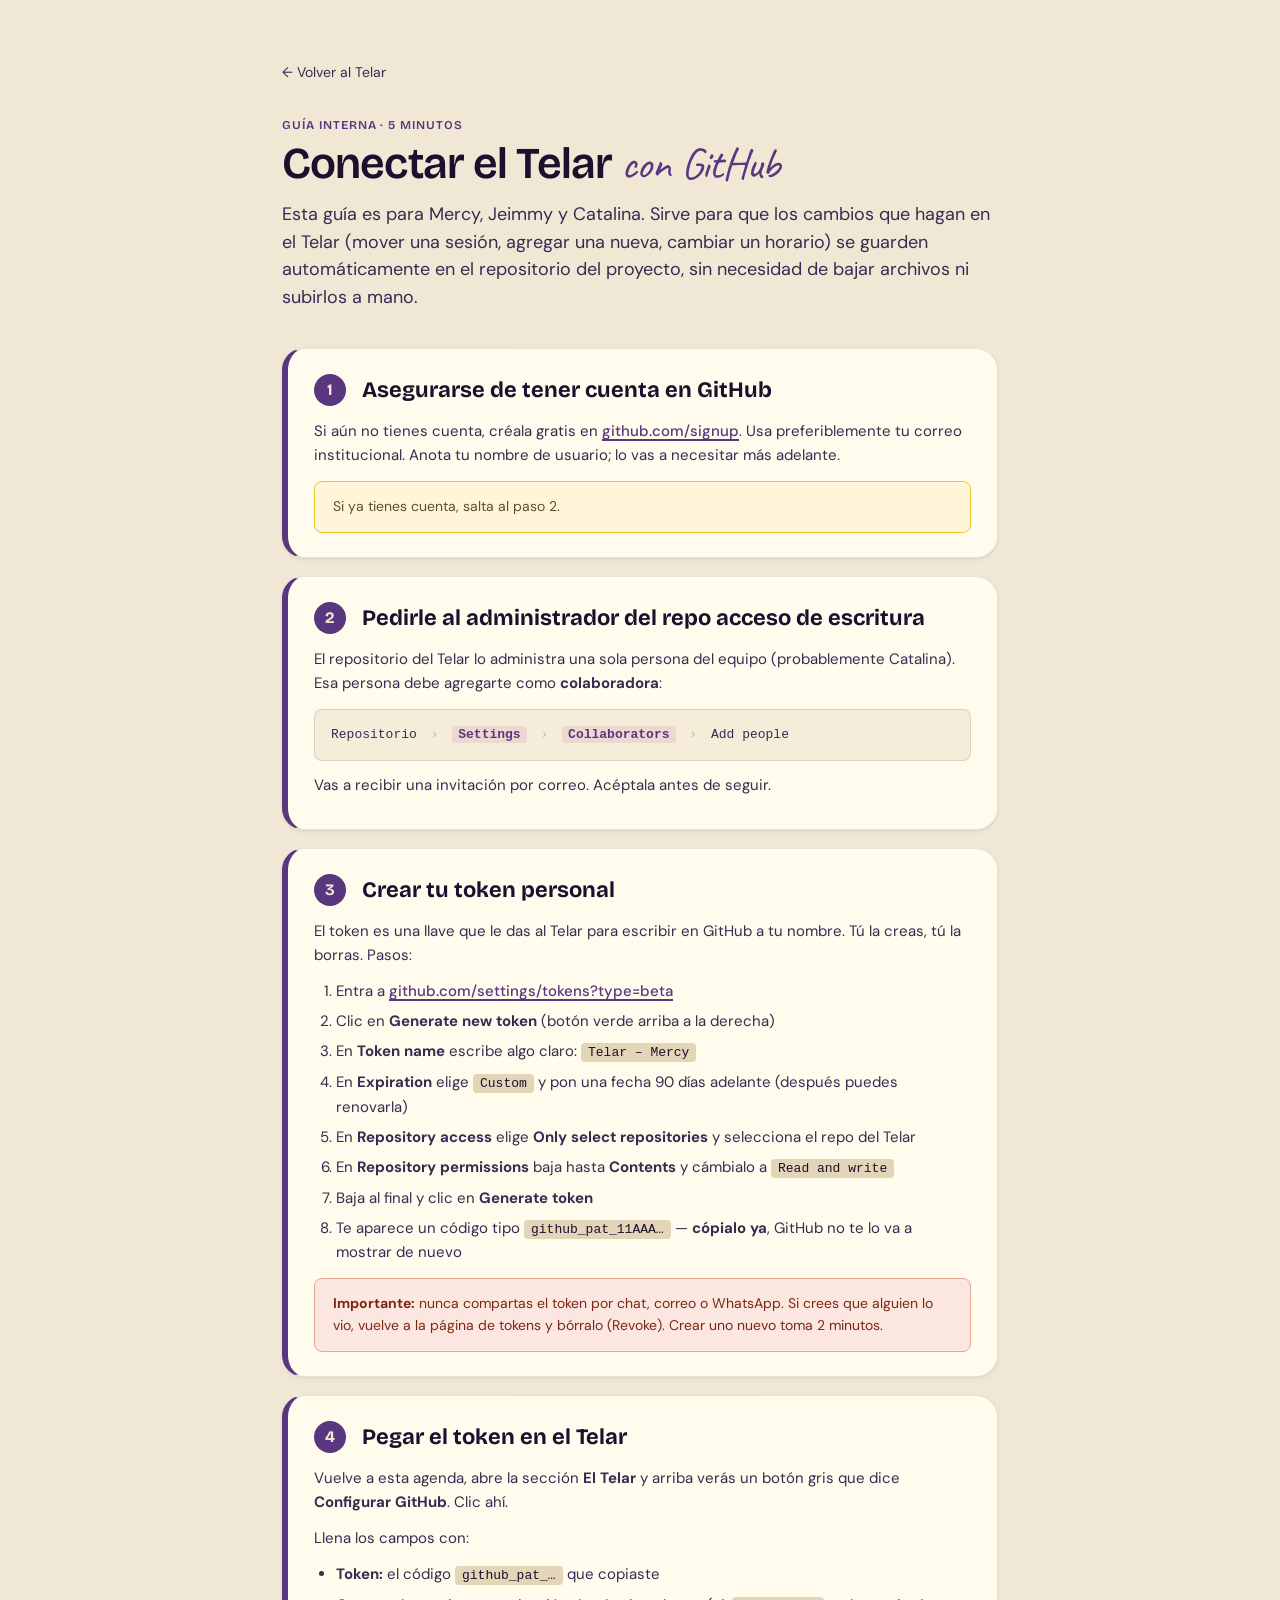
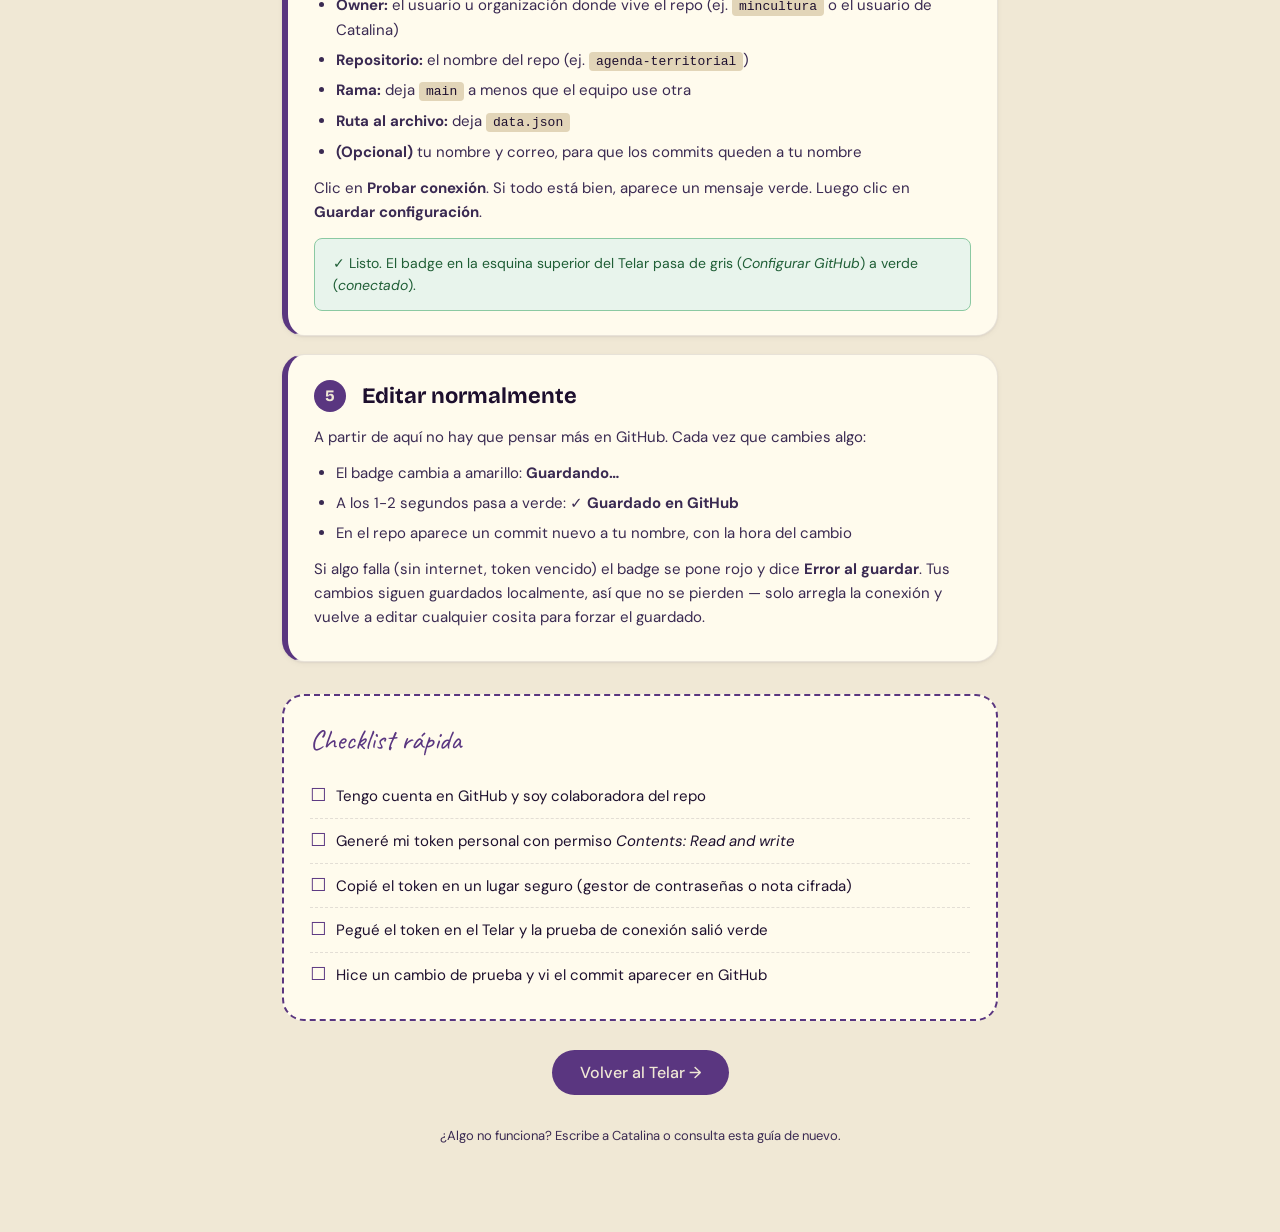
<file: guia-github.html>
<!doctype html>
<html lang="es">
<head>
<meta charset="utf-8">
<meta name="viewport" content="width=device-width, initial-scale=1">
<title>Guía · Conectar el Telar con GitHub</title>
<link rel="stylesheet" href="styles.css">
<style>
  body { background: var(--crema); }
  .guia {
    max-width: 780px;
    margin: 0 auto;
    padding: 60px 32px 80px;
  }
  .guia-eyebrow {
    font-family: var(--display);
    text-transform: uppercase;
    letter-spacing: 0.08em;
    font-size: 12px;
    color: var(--violeta);
    font-weight: 600;
  }
  .guia h1 {
    font-family: var(--display);
    font-size: 44px;
    font-weight: 600;
    letter-spacing: -0.02em;
    margin: 6px 0 12px;
    color: var(--tinta);
    line-height: 1.1;
  }
  .guia h1 em {
    font-family: var(--acento);
    font-style: normal;
    color: var(--violeta);
    font-weight: 400;
  }
  .guia .lead {
    font-size: 18px;
    line-height: 1.55;
    color: var(--tinta-2);
    margin: 0 0 36px;
    max-width: 60ch;
  }
  .guia-paso {
    background: var(--carta);
    border: 1px solid rgba(29,15,46,0.10);
    border-left: 6px solid var(--violeta);
    border-radius: var(--r-lg);
    padding: 24px 26px;
    margin-bottom: 18px;
    box-shadow: var(--shadow-1);
  }
  .guia-paso-num {
    display: inline-flex;
    align-items: center;
    justify-content: center;
    width: 32px;
    height: 32px;
    border-radius: 50%;
    background: var(--violeta);
    color: var(--crema);
    font-family: var(--display);
    font-weight: 700;
    font-size: 16px;
    margin-right: 12px;
    vertical-align: middle;
  }
  .guia-paso h2 {
    display: inline;
    font-family: var(--display);
    font-size: 22px;
    margin: 0;
    color: var(--tinta);
    vertical-align: middle;
  }
  .guia-paso p,
  .guia-paso ul,
  .guia-paso ol {
    font-size: 15px;
    line-height: 1.6;
    color: var(--tinta-2);
    margin: 12px 0 8px;
  }
  .guia-paso ul, .guia-paso ol { padding-left: 22px; }
  .guia-paso li { margin-bottom: 6px; }
  .guia-paso code,
  .guia-paso .gh-path {
    font-family: ui-monospace, 'SF Mono', monospace;
    background: var(--hueso);
    padding: 2px 7px;
    border-radius: 4px;
    font-size: 13px;
    color: var(--tinta);
  }
  .guia-paso a {
    color: var(--violeta);
    text-decoration: underline;
    text-underline-offset: 3px;
    text-decoration-thickness: 1.5px;
    font-weight: 500;
  }
  .guia-pantalla {
    background: var(--papel);
    border: 1px solid rgba(29,15,46,0.12);
    border-radius: 8px;
    padding: 14px 16px;
    margin: 14px 0 8px;
    font-family: ui-monospace, 'SF Mono', monospace;
    font-size: 13px;
    color: var(--tinta);
    line-height: 1.7;
  }
  .gh-breadcrumb {
    color: var(--tinta-2);
  }
  .gh-breadcrumb strong {
    color: var(--violeta);
    background: rgba(168,67,138,0.12);
    padding: 1px 6px;
    border-radius: 3px;
  }
  .gh-arrow { color: var(--lino); margin: 0 6px; }
  .check {
    background: #E8F4EC;
    border: 1px solid #8BC9A2;
    color: #1F5E36;
    padding: 14px 18px;
    border-radius: 8px;
    margin: 14px 0 0;
    font-size: 14px;
  }
  .alert {
    background: #FFF6D9;
    border: 1px solid #E8C535;
    color: #5D4F2A;
    padding: 14px 18px;
    border-radius: 8px;
    margin: 14px 0 0;
    font-size: 14px;
  }
  .danger {
    background: #FBE6E0;
    border: 1px solid #E0A795;
    color: #7A2A14;
    padding: 14px 18px;
    border-radius: 8px;
    margin: 14px 0 0;
    font-size: 14px;
  }
  .volver {
    display: inline-block;
    margin-bottom: 32px;
    color: var(--tinta-2);
    text-decoration: none;
    font-size: 14px;
  }
  .volver:hover { color: var(--violeta); }
  .checklist {
    background: var(--carta);
    border: 2px dashed var(--violeta);
    border-radius: var(--r-lg);
    padding: 22px 26px;
    margin-top: 32px;
  }
  .checklist h3 {
    font-family: var(--acento);
    font-size: 28px;
    color: var(--violeta);
    margin: 0 0 12px;
    font-weight: 400;
  }
  .checklist ul {
    list-style: none;
    padding: 0;
    margin: 0;
  }
  .checklist li {
    padding: 8px 0;
    font-size: 15px;
    border-bottom: 1px dashed rgba(29,15,46,0.12);
  }
  .checklist li:last-child { border-bottom: 0; }
  .checklist li::before {
    content: "☐";
    color: var(--violeta);
    margin-right: 10px;
    font-size: 18px;
  }
</style>
</head>
<body>

<div class="guia">

  <a href="bitacora_at.html" class="volver">← Volver al Telar</a>

  <div class="guia-eyebrow">Guía interna · 5 minutos</div>
  <h1>Conectar el Telar <em>con GitHub</em></h1>
  <p class="lead">
    Esta guía es para Mercy, Jeimmy y Catalina. Sirve para que los cambios que hagan en el Telar (mover una sesión, agregar una nueva, cambiar un horario) se guarden automáticamente en el repositorio del proyecto, sin necesidad de bajar archivos ni subirlos a mano.
  </p>

  <div class="guia-paso">
    <span class="guia-paso-num">1</span>
    <h2>Asegurarse de tener cuenta en GitHub</h2>
    <p>
      Si aún no tienes cuenta, créala gratis en <a href="https://github.com/signup" target="_blank">github.com/signup</a>. Usa preferiblemente tu correo institucional. Anota tu nombre de usuario; lo vas a necesitar más adelante.
    </p>
    <div class="alert">
      Si ya tienes cuenta, salta al paso 2.
    </div>
  </div>

  <div class="guia-paso">
    <span class="guia-paso-num">2</span>
    <h2>Pedirle al administrador del repo acceso de escritura</h2>
    <p>
      El repositorio del Telar lo administra una sola persona del equipo (probablemente Catalina). Esa persona debe agregarte como <strong>colaboradora</strong>:
    </p>
    <div class="guia-pantalla">
      <span class="gh-breadcrumb">Repositorio <span class="gh-arrow">›</span> <strong>Settings</strong> <span class="gh-arrow">›</span> <strong>Collaborators</strong> <span class="gh-arrow">›</span> Add people</span>
    </div>
    <p>
      Vas a recibir una invitación por correo. Acéptala antes de seguir.
    </p>
  </div>

  <div class="guia-paso">
    <span class="guia-paso-num">3</span>
    <h2>Crear tu token personal</h2>
    <p>
      El token es una llave que le das al Telar para escribir en GitHub a tu nombre. Tú la creas, tú la borras. Pasos:
    </p>
    <ol>
      <li>Entra a <a href="https://github.com/settings/tokens?type=beta" target="_blank">github.com/settings/tokens?type=beta</a></li>
      <li>Clic en <strong>Generate new token</strong> (botón verde arriba a la derecha)</li>
      <li>En <strong>Token name</strong> escribe algo claro: <code>Telar – Mercy</code></li>
      <li>En <strong>Expiration</strong> elige <code>Custom</code> y pon una fecha 90 días adelante (después puedes renovarla)</li>
      <li>En <strong>Repository access</strong> elige <strong>Only select repositories</strong> y selecciona el repo del Telar</li>
      <li>En <strong>Repository permissions</strong> baja hasta <strong>Contents</strong> y cámbialo a <code>Read and write</code></li>
      <li>Baja al final y clic en <strong>Generate token</strong></li>
      <li>Te aparece un código tipo <code>github_pat_11AAA…</code> — <strong>cópialo ya</strong>, GitHub no te lo va a mostrar de nuevo</li>
    </ol>
    <div class="danger">
      <strong>Importante:</strong> nunca compartas el token por chat, correo o WhatsApp. Si crees que alguien lo vio, vuelve a la página de tokens y bórralo (Revoke). Crear uno nuevo toma 2 minutos.
    </div>
  </div>

  <div class="guia-paso">
    <span class="guia-paso-num">4</span>
    <h2>Pegar el token en el Telar</h2>
    <p>
      Vuelve a esta agenda, abre la sección <strong>El Telar</strong> y arriba verás un botón gris que dice <strong>Configurar GitHub</strong>. Clic ahí.
    </p>
    <p>Llena los campos con:</p>
    <ul>
      <li><strong>Token:</strong> el código <code>github_pat_…</code> que copiaste</li>
      <li><strong>Owner:</strong> el usuario u organización donde vive el repo (ej. <code>mincultura</code> o el usuario de Catalina)</li>
      <li><strong>Repositorio:</strong> el nombre del repo (ej. <code>agenda-territorial</code>)</li>
      <li><strong>Rama:</strong> deja <code>main</code> a menos que el equipo use otra</li>
      <li><strong>Ruta al archivo:</strong> deja <code>data.json</code></li>
      <li><strong>(Opcional)</strong> tu nombre y correo, para que los commits queden a tu nombre</li>
    </ul>
    <p>
      Clic en <strong>Probar conexión</strong>. Si todo está bien, aparece un mensaje verde. Luego clic en <strong>Guardar configuración</strong>.
    </p>
    <div class="check">
      ✓ Listo. El badge en la esquina superior del Telar pasa de gris (<em>Configurar GitHub</em>) a verde (<em>conectado</em>).
    </div>
  </div>

  <div class="guia-paso">
    <span class="guia-paso-num">5</span>
    <h2>Editar normalmente</h2>
    <p>
      A partir de aquí no hay que pensar más en GitHub. Cada vez que cambies algo:
    </p>
    <ul>
      <li>El badge cambia a amarillo: <strong>Guardando…</strong></li>
      <li>A los 1-2 segundos pasa a verde: <strong>✓ Guardado en GitHub</strong></li>
      <li>En el repo aparece un commit nuevo a tu nombre, con la hora del cambio</li>
    </ul>
    <p>
      Si algo falla (sin internet, token vencido) el badge se pone rojo y dice <strong>Error al guardar</strong>. Tus cambios siguen guardados localmente, así que no se pierden — solo arregla la conexión y vuelve a editar cualquier cosita para forzar el guardado.
    </p>
  </div>

  <div class="checklist">
    <h3>Checklist rápida</h3>
    <ul>
      <li>Tengo cuenta en GitHub y soy colaboradora del repo</li>
      <li>Generé mi token personal con permiso <em>Contents: Read and write</em></li>
      <li>Copié el token en un lugar seguro (gestor de contraseñas o nota cifrada)</li>
      <li>Pegué el token en el Telar y la prueba de conexión salió verde</li>
      <li>Hice un cambio de prueba y vi el commit aparecer en GitHub</li>
    </ul>
  </div>

  <div style="margin-top: 40px; text-align: center;">
    <a href="bitacora_at.html" class="btn-solido" style="background: var(--violeta); color: var(--crema); padding: 12px 28px; border-radius: 999px; text-decoration: none; font-weight: 500;">
      Volver al Telar →
    </a>
  </div>

  <p style="margin-top: 40px; text-align: center; font-size: 13px; color: var(--tinta-2);">
    ¿Algo no funciona? Escribe a Catalina o consulta esta guía de nuevo.
  </p>
</div>

</body>
</html>
</file>
<file: styles.css>
/* Bitácora del equipo Agenda Territorial */
@import url('https://fonts.googleapis.com/css2?family=Bricolage+Grotesque:opsz,wght@12..96,400;12..96,500;12..96,600;12..96,700&family=DM+Sans:ital,opsz,wght@0,9..40,400;0,9..40,500;0,9..40,600;1,9..40,400&family=Caveat:wght@500;600;700&display=swap');

:root {
  --violeta: #5A3680;
  --violeta-d: #3D2058;
  --violeta-l: #7E5BA4;
  --naranja: #D97B3F;
  --naranja-l: #ECB689;
  --amarillo: #E8C535;
  --verde: #528E71;
  --azul: #3D50A8;
  --magenta: #A8438A;
  --tinta: #1D0F2E;
  --tinta-2: #3A2A52;
  --tinta-3: #6B5C82;
  --crema: #F0E8D5;
  --hueso: #E2D5B8;
  --lino: #C9B98F;
  --papel: #F5EDD9;
  --blanco: #FAF4E3;
  --carta: #FFFBED;

  --display: 'Bricolage Grotesque', -apple-system, system-ui, sans-serif;
  --sans: 'DM Sans', -apple-system, system-ui, sans-serif;
  --acento: 'Caveat', cursive;

  --r-sm: 8px; --r-md: 14px; --r-lg: 22px; --r-xl: 32px;
  --shadow-1: 0 1px 2px rgba(29,15,46,.06), 0 2px 6px rgba(29,15,46,.04);
  --shadow-2: 0 4px 16px rgba(29,15,46,.08), 0 1px 4px rgba(29,15,46,.06);
}

* { box-sizing: border-box; }
html, body { margin: 0; padding: 0; }
body {
  font-family: var(--sans);
  background: var(--crema);
  background-image:
    radial-gradient(circle at 0% 0%, rgba(168,67,138,0.05) 0%, transparent 40%),
    radial-gradient(circle at 100% 100%, rgba(82,142,113,0.05) 0%, transparent 40%);
  color: var(--tinta);
  font-size: 16px;
  line-height: 1.55;
  -webkit-font-smoothing: antialiased;
  min-height: 100vh;
}
button { font-family: inherit; cursor: pointer; border: none; background: none; color: inherit; }
a { color: inherit; }

/* App shell */
.app {
  display: grid;
  grid-template-columns: 260px 1fr;
  min-height: 100vh;
}
@media (max-width: 880px) { .app { grid-template-columns: 1fr; } }

/* ===== Texturas de sección — la imagen invade desde una esquina ===== */
.main {
  position: relative;
}
.main::before {
  content: '';
  position: absolute;
  inset: 0;
  background-image: var(--sec-bg, none);
  background-size: 70% auto;
  background-repeat: no-repeat;
  background-position: var(--sec-bg-pos, top right);
  opacity: var(--sec-bg-opacity, 0.18);
  pointer-events: none;
  z-index: 0;
  mask-image: var(--sec-bg-mask, linear-gradient(225deg, black 0%, black 35%, transparent 70%));
  -webkit-mask-image: var(--sec-bg-mask, linear-gradient(225deg, black 0%, black 35%, transparent 70%));
  filter: saturate(1.1);
}
.main > * { position: relative; z-index: 1; }
@media (max-width: 880px) {
  .main::before { background-size: 130% auto; opacity: 0.12; }
}

/* Imagen invasiva grande detrás del hero / bloque destacado */
.tex-invade {
  position: relative;
  overflow: hidden;
  isolation: isolate;
}
.tex-invade::before {
  content: '';
  position: absolute;
  inset: 0;
  background-image: var(--tex-img, none);
  background-size: cover;
  background-position: var(--tex-pos, center);
  opacity: var(--tex-op, 0.35);
  mix-blend-mode: var(--tex-blend, overlay);
  z-index: 0;
  pointer-events: none;
}
.tex-invade > * { position: relative; z-index: 1; }

/* Banda lateral con imagen completa, recortada */
.tex-band {
  position: absolute;
  top: 0; bottom: 0; right: 0;
  width: 42%;
  background-image: var(--tex-img, none);
  background-size: cover;
  background-position: center;
  opacity: 0.55;
  mask-image: linear-gradient(to left, black 0%, black 35%, transparent 100%);
  -webkit-mask-image: linear-gradient(to left, black 0%, black 35%, transparent 100%);
  pointer-events: none;
}

/* Sidebar */
.sidebar {
  background: var(--sec-color, var(--violeta));
  color: var(--crema);
  padding: 28px 22px;
  position: sticky; top: 0; height: 100vh;
  display: flex; flex-direction: column; gap: 22px;
  border-right: 1px solid rgba(0,0,0,0.15);
  overflow-y: auto;
  transition: background .35s ease;
}
.sidebar .nav-item.active {
  color: var(--sec-color, var(--violeta-d));
}
.sidebar .nav-item.active .nav-count { background: var(--sec-color, var(--violeta)); }
.sidebar .nav-item.active .nav-dot { background: var(--sec-accent, var(--naranja)); }
.sidebar .brand-mark { color: var(--sec-accent, var(--amarillo)); }
.sidebar .brand-sub { color: var(--sec-accent, var(--amarillo)); }
.sidebar-footer .acento { color: var(--sec-accent, var(--amarillo)); }
.sidebar .nav-section { color: rgba(255,255,255,0.55); }

/* Section accent strip on top of main */
.section-accent-bar {
  height: 4px;
  background: var(--sec-color, var(--violeta));
  margin: -36px -48px 28px;
  position: relative;
}
.section-accent-bar::after {
  content: '';
  position: absolute; left: 0; top: 0; bottom: 0;
  width: 38%;
  background: var(--sec-accent, var(--amarillo));
}
@media (max-width: 880px) {
  .section-accent-bar { margin: -24px -18px 20px; }
}
@media (max-width: 880px) {
  .sidebar { position: static; height: auto; padding: 18px 16px; }
}

.brand { display: flex; flex-direction: column; gap: 4px; }
.brand-mark {
  display: flex; align-items: center; gap: 10px;
  font-family: var(--display);
  font-weight: 600;
  font-size: 13px;
  letter-spacing: 0.06em;
  text-transform: uppercase;
  color: var(--amarillo);
}
.brand-glyph {
  width: 32px; height: 32px;
  position: relative;
}
.brand-name {
  font-family: var(--display);
  font-weight: 600;
  font-size: 22px;
  line-height: 1.05;
  letter-spacing: -0.01em;
  color: var(--crema);
  margin-top: 4px;
}
.brand-sub {
  font-family: var(--acento);
  font-size: 22px;
  line-height: 1;
  color: var(--amarillo);
  margin-top: 2px;
}

.nav { display: flex; flex-direction: column; gap: 2px; margin-top: 4px; }
.nav-section {
  font-size: 11px;
  letter-spacing: 0.12em;
  text-transform: uppercase;
  color: var(--violeta-l);
  padding: 14px 12px 6px;
  font-weight: 500;
}
.nav-item {
  display: flex; align-items: center; gap: 12px;
  padding: 10px 12px;
  border-radius: 10px;
  color: rgba(247,241,230,0.78);
  font-size: 14.5px;
  font-weight: 500;
  text-align: left;
  width: 100%;
  cursor: pointer;
  transition: background .15s, color .15s;
  position: relative;
}
.nav-item:hover { background: rgba(255,255,255,0.06); color: var(--crema); }
.nav-item.active {
  background: var(--crema);
  color: var(--violeta-d);
}
.nav-item.active .nav-dot { background: var(--naranja); }
.nav-dot {
  width: 8px; height: 8px; border-radius: 50%;
  background: rgba(247,241,230,0.3);
  flex-shrink: 0;
}
.nav-count {
  margin-left: auto;
  font-size: 12px;
  background: rgba(255,255,255,0.12);
  padding: 2px 8px;
  border-radius: 10px;
  color: var(--crema);
}
.nav-item.active .nav-count { background: var(--violeta); color: var(--crema); }

.sidebar-footer {
  margin-top: auto;
  padding-top: 18px;
  border-top: 1px solid rgba(255,255,255,0.1);
  font-size: 12px;
  color: var(--violeta-l);
  line-height: 1.5;
}
.sidebar-footer strong { color: var(--crema); font-weight: 500; }

/* Main */
.main {
  padding: 36px 48px 64px;
  max-width: 100%;
  overflow-x: hidden;
}
@media (max-width: 880px) { .main { padding: 24px 18px 48px; } }

.topbar {
  display: flex; justify-content: space-between; align-items: flex-end; gap: 16px;
  margin-bottom: 28px; padding-bottom: 18px;
  border-bottom: 1px solid var(--lino);
  flex-wrap: wrap;
}
.topbar-left h1 {
  font-family: var(--display);
  font-weight: 600;
  font-size: 36px;
  letter-spacing: -0.02em;
  margin: 0 0 4px;
  color: var(--tinta);
}
.topbar-left p {
  margin: 0;
  color: var(--tinta-3);
  font-size: 14px;
}
.topbar-right {
  display: flex; align-items: center; gap: 14px;
  font-size: 13px;
  color: var(--tinta-3);
}
.today-pill {
  display: inline-flex; align-items: center; gap: 8px;
  background: var(--blanco);
  border: 1px solid var(--lino);
  padding: 8px 14px;
  border-radius: 999px;
  font-size: 13px;
  font-weight: 500;
  color: var(--tinta-2);
}
.today-pill .dot { width: 8px; height: 8px; border-radius: 50%; background: var(--naranja); }

/* Cards */
.card {
  background: var(--carta);
  border-radius: var(--r-lg);
  padding: 22px 24px;
  border: 1px solid rgba(29,15,46,0.10);
  border: 1px solid rgba(29,15,46,0.06);
  box-shadow: var(--shadow-1);
}
.card-tinted-violeta { background: #EFE8F7; border-color: rgba(90,54,128,0.15); }
.card-tinted-naranja { background: #FAEEDA; border-color: rgba(217,123,63,0.18); }
.card-tinted-verde   { background: #E1F0E8; border-color: rgba(82,142,113,0.2); }
.card-tinted-azul    { background: #E2E7F4; border-color: rgba(61,80,168,0.2); }
.card-tinted-amarillo{ background: #FBF1C7; border-color: rgba(232,197,53,0.4); }

.section-title {
  font-family: var(--display);
  font-weight: 600;
  font-size: 22px;
  letter-spacing: -0.01em;
  margin: 0 0 4px;
}
.section-sub {
  font-family: var(--acento);
  font-size: 22px;
  color: var(--naranja);
  line-height: 1;
  margin: 0 0 18px;
}
.section-sub.violeta { color: var(--violeta); }
.section-sub.verde { color: var(--verde); }

.eyebrow {
  font-size: 11px;
  letter-spacing: 0.12em;
  text-transform: uppercase;
  color: var(--tinta-3);
  font-weight: 600;
  margin: 0 0 6px;
}

/* Avatars */
.avatar {
  width: 32px; height: 32px;
  border-radius: 50%;
  display: inline-flex; align-items: center; justify-content: center;
  font-family: var(--display);
  font-weight: 600;
  font-size: 13px;
  color: var(--blanco);
  flex-shrink: 0;
  border: 2px solid var(--blanco);
}
.avatar-lg { width: 56px; height: 56px; font-size: 22px; }
.avatar-sm { width: 24px; height: 24px; font-size: 11px; border-width: 1.5px; }
.avatar-stack { display: inline-flex; }
.avatar-stack .avatar + .avatar { margin-left: -10px; }
.avatar-stack .avatar-sm + .avatar-sm { margin-left: -6px; }

/* Buttons */
.btn {
  display: inline-flex; align-items: center; gap: 8px;
  padding: 9px 16px;
  border-radius: 999px;
  font-size: 13.5px;
  font-weight: 500;
  transition: transform .1s, background .15s;
  border: 1px solid transparent;
}
.btn:active { transform: translateY(1px); }
.btn-primary { background: var(--violeta); color: var(--crema); }
.btn-primary:hover { background: var(--violeta-d); }
.btn-ghost { background: transparent; border-color: var(--lino); color: var(--tinta-2); }
.btn-ghost:hover { background: var(--blanco); }
.btn-ghost.active { background: var(--tinta); color: var(--crema); border-color: var(--tinta); }

/* Chips */
.chip {
  display: inline-flex; align-items: center; gap: 6px;
  padding: 4px 10px;
  border-radius: 999px;
  font-size: 12px;
  font-weight: 500;
  background: var(--hueso);
  color: var(--tinta-2);
}
.chip-violeta { background: #EFE8F7; color: var(--violeta); }
.chip-naranja { background: #FAEEDA; color: #8C4915; }
.chip-verde { background: #E1F0E8; color: #2C5A47; }
.chip-azul { background: #E2E7F4; color: var(--azul); }
.chip-magenta{ background: #F4E1ED; color: var(--magenta); }
.chip-amarillo{ background: #FBF1C7; color: #6E5B0D; }

/* Task item */
.task {
  display: grid;
  grid-template-columns: 28px 1fr auto;
  gap: 14px;
  padding: 14px 0;
  border-bottom: 1px solid var(--hueso);
  align-items: flex-start;
}
.task:last-child { border-bottom: none; }
.task-check {
  width: 22px; height: 22px;
  border-radius: 7px;
  border: 1.5px solid var(--lino);
  background: var(--blanco);
  display: flex; align-items: center; justify-content: center;
  cursor: pointer;
  transition: all .15s;
  margin-top: 2px;
}
.task-check:hover { border-color: var(--violeta); }
.task-check.checked {
  background: var(--violeta);
  border-color: var(--violeta);
  color: var(--crema);
}
.task-check.checked svg { display: block; }
.task-check svg { display: none; width: 14px; height: 14px; }
.task-title {
  font-weight: 500;
  font-size: 15px;
  color: var(--tinta);
  margin: 0 0 4px;
  line-height: 1.4;
}
.task.done .task-title {
  text-decoration: line-through;
  color: var(--tinta-3);
}
.task-meta {
  display: flex; gap: 10px; align-items: center; flex-wrap: wrap;
  margin-top: 6px;
  font-size: 12.5px;
  color: var(--tinta-3);
}
.task-detail {
  font-size: 13.5px;
  color: var(--tinta-2);
  margin: 0;
  line-height: 1.5;
}

/* Date pill (calendar block) */
.date-pill {
  width: 60px; min-height: 72px;
  background: var(--blanco);
  border: 1px solid var(--lino);
  border-radius: var(--r-md);
  display: flex; flex-direction: column;
  align-items: stretch;
  flex-shrink: 0;
  overflow: hidden;
  text-align: center;
}
.date-pill .dp-month {
  font-size: 10px;
  letter-spacing: 0.08em;
  font-weight: 600;
  text-transform: uppercase;
  background: var(--violeta);
  color: var(--crema);
  width: 100%;
  padding: 4px 0 3px;
  line-height: 1.1;
}
.date-pill .dp-day {
  font-family: var(--display);
  font-size: 22px;
  font-weight: 600;
  margin-top: 2px;
  color: var(--tinta);
  line-height: 1.05;
}
.date-pill .dp-dow {
  font-size: 9.5px;
  color: var(--tinta-3);
  text-transform: uppercase;
  letter-spacing: 0.06em;
  margin-top: 3px;
  margin-bottom: 4px;
  line-height: 1;
}
.date-pill.naranja .dp-month { background: var(--naranja); }
.date-pill.verde .dp-month { background: var(--verde); }
.date-pill.azul .dp-month { background: var(--azul); }
.date-pill.amarillo .dp-month { background: var(--amarillo); color: var(--tinta); }
.date-pill.magenta .dp-month { background: var(--magenta); }

/* Hero countdown */
.hero {
  background: linear-gradient(135deg, var(--violeta) 0%, var(--violeta-d) 100%);
  border-radius: var(--r-xl);
  padding: 28px 32px;
  color: var(--crema);
  position: relative;
  overflow: hidden;
}
.hero::before {
  content: '';
  position: absolute;
  inset: 0;
  background-image: var(--hero-img, none), radial-gradient(circle at 80% 20%, rgba(232,197,53,0.18) 0, transparent 35%), radial-gradient(circle at 15% 90%, rgba(217,123,63,0.22) 0, transparent 40%);
  background-size: cover, auto, auto;
  background-position: center;
  background-blend-mode: overlay, normal, normal;
  opacity: 1;
  pointer-events: none;
  mix-blend-mode: normal;
}
.hero.with-tex::before {
  background-image: var(--hero-img), linear-gradient(135deg, rgba(90,54,128,0.7), rgba(61,32,88,0.85));
  background-size: cover, cover;
  mix-blend-mode: normal;
  opacity: 0.95;
}
.hero > * { position: relative; }

/* Logo PUENTE */
.puente-logo {
  width: 100%;
  max-width: 360px;
  height: auto;
  display: block;
  filter: invert(1) brightness(2);
}
.puente-logo-sm {
  width: 100%;
  max-width: 140px;
  height: auto;
  display: block;
  opacity: 0.95;
  filter: invert(1) brightness(2);
}

/* Helpers */
.row { display: flex; gap: 12px; flex-wrap: wrap; align-items: center; }
.col { display: flex; flex-direction: column; gap: 12px; }
.gap-sm { gap: 8px; }
.gap-md { gap: 16px; }
.gap-lg { gap: 24px; }
.muted { color: var(--tinta-3); }
.tag-tipo {
  font-size: 11px;
  font-weight: 600;
  letter-spacing: 0.06em;
  text-transform: uppercase;
}

.grid-2 { display: grid; grid-template-columns: repeat(2, 1fr); gap: 18px; }
.grid-3 { display: grid; grid-template-columns: repeat(3, 1fr); gap: 18px; }
@media (max-width: 720px) {
  .grid-2, .grid-3 { grid-template-columns: 1fr; }
}

/* Hand-drawn underline */
.scribble {
  position: relative;
  display: inline-block;
}
.scribble::after {
  content: '';
  position: absolute;
  left: -3%; right: -3%; bottom: -4px;
  height: 8px;
  background-image: url("data:image/svg+xml;utf8,<svg xmlns='http://www.w3.org/2000/svg' viewBox='0 0 200 8'><path d='M2 5 Q 30 1, 60 4 T 120 4 T 198 5' stroke='%23E8C535' stroke-width='2.5' fill='none' stroke-linecap='round'/></svg>");
  background-repeat: no-repeat;
  background-size: 100% 100%;
}

/* Navigation pills (week navigator etc) */
.tabs {
  display: flex; gap: 4px; padding: 4px;
  background: var(--hueso); border-radius: 999px;
  width: fit-content;
}
.tabs button {
  padding: 7px 14px;
  border-radius: 999px;
  font-size: 13px;
  font-weight: 500;
  color: var(--tinta-3);
  white-space: nowrap;
}
.tabs button.active {
  background: var(--blanco);
  color: var(--tinta);
  box-shadow: var(--shadow-1);
}

/* Doc card */
.doc-card {
  cursor: pointer;
  transition: transform .15s, box-shadow .15s;
  display: flex; gap: 16px; align-items: flex-start;
}
.doc-card:hover { transform: translateY(-2px); box-shadow: var(--shadow-2); }
.doc-thumb {
  width: 64px; height: 80px;
  border-radius: 6px;
  flex-shrink: 0;
  position: relative;
  background: var(--crema);
  border: 1px solid var(--lino);
  overflow: hidden;
}
.doc-thumb::before {
  content: '';
  position: absolute;
  inset: 0;
  background: repeating-linear-gradient(
    transparent 0 6px,
    rgba(29,15,46,0.08) 6px 7px
  );
}
.doc-thumb-band {
  position: absolute;
  top: 8px; left: 0; right: 0;
  height: 14px;
}

/* Modal */
.modal-overlay {
  position: fixed; inset: 0;
  background: rgba(29,15,46,0.4);
  backdrop-filter: blur(4px);
  display: flex; align-items: center; justify-content: center;
  padding: 20px;
  z-index: 100;
  animation: fadeIn .2s ease-out;
}
@keyframes fadeIn { from {opacity:0} to {opacity:1} }
.modal {
  background: var(--crema);
  border-radius: var(--r-xl);
  max-width: 720px; width: 100%;
  max-height: 90vh; overflow-y: auto;
  padding: 36px 40px;
  position: relative;
  animation: slideUp .25s ease-out;
}
@keyframes slideUp { from { transform: translateY(12px); opacity: 0 } to { transform: translateY(0); opacity: 1 } }
.modal-close {
  position: absolute; top: 18px; right: 18px;
  width: 36px; height: 36px;
  border-radius: 50%;
  background: var(--hueso);
  display: flex; align-items: center; justify-content: center;
  font-size: 18px; color: var(--tinta-2);
}
.modal-close:hover { background: var(--lino); }

/* Pattern band — woven texture */
.weave {
  position: relative;
  background-image:
    repeating-linear-gradient(45deg, rgba(232,197,53,0.10) 0 3px, transparent 3px 12px),
    repeating-linear-gradient(-45deg, rgba(217,123,63,0.10) 0 3px, transparent 3px 12px);
}

/* Spiral mark */
.spiral-glyph {
  width: 40px; height: 40px;
}

/* Big number countdown */
.bignum {
  font-family: var(--display);
  font-weight: 600;
  font-size: 64px;
  line-height: 1;
  letter-spacing: -0.03em;
}

/* List with bullet */
.bullet-list { list-style: none; padding: 0; margin: 0; }
.bullet-list li {
  position: relative;
  padding-left: 22px;
  margin-bottom: 10px;
  font-size: 14px;
  line-height: 1.55;
}
.bullet-list li::before {
  content: '';
  position: absolute;
  left: 0; top: 8px;
  width: 8px; height: 8px;
  background: var(--naranja);
  border-radius: 2px;
  transform: rotate(45deg);
}

/* Toast (deshacer) */
.toast {
  position: fixed; bottom: 24px; left: 50%;
  transform: translateX(-50%);
  background: var(--tinta);
  color: var(--crema);
  padding: 12px 16px 12px 18px;
  border-radius: 999px;
  display: flex; align-items: center; gap: 14px;
  box-shadow: 0 8px 24px rgba(29,15,46,0.28);
  z-index: 200;
  font-size: 14px;
  animation: toastIn .25s ease-out;
  max-width: calc(100vw - 40px);
}
@keyframes toastIn {
  from { opacity: 0; transform: translate(-50%, 12px); }
  to   { opacity: 1; transform: translate(-50%, 0); }
}
.toast-undo {
  background: var(--amarillo);
  color: var(--tinta);
  font-weight: 600;
  padding: 6px 14px;
  border-radius: 999px;
  font-size: 13px;
  cursor: pointer;
}
.toast-undo:hover { background: #FFD449; }
.toast-close {
  width: 24px; height: 24px;
  border-radius: 50%;
  background: rgba(255,255,255,0.12);
  display: flex; align-items: center; justify-content: center;
  font-size: 14px;
  cursor: pointer;
}

/* Mobile nav */
.mobile-tabs { display: none; }
@media (max-width: 880px) {
  .nav-section { display: none; }
  .nav { flex-direction: row; overflow-x: auto; gap: 4px; padding-bottom: 4px; margin-top: 8px; }
  .nav-item { white-space: nowrap; padding: 8px 12px; font-size: 13px; }
  .nav-item .nav-count, .nav-item .nav-dot { display: none; }
  .sidebar { height: auto; padding: 14px 16px 12px; }
  .sidebar-footer { display: none; }
}


/* ============================================================
   TELAR · calendario editable
   ============================================================ */
.telar-head {
  background: linear-gradient(180deg, var(--papel) 0%, #fff 100%);
  position: relative;
  overflow: hidden;
}
.telar-head::before {
  content: '';
  position: absolute;
  inset: 0;
  background-image: url('img/bg-cajas.jpg');
  background-size: cover;
  background-position: right center;
  opacity: 0.18;
  mask-image: linear-gradient(to left, black 0%, black 35%, transparent 75%);
  -webkit-mask-image: linear-gradient(to left, black 0%, black 35%, transparent 75%);
  pointer-events: none;
}
.telar-head > * { position: relative; z-index: 1; }

.telar-actions {
  display: flex;
  flex-direction: column;
  gap: 10px;
  align-items: stretch;
  min-width: 180px;
}
.telar-actions .btn-solido,
.telar-actions .btn-fantasma {
  text-align: center;
  white-space: nowrap;
}

.telar-leyenda {
  display: flex;
  gap: 18px;
  flex-wrap: wrap;
  margin-top: 18px;
  padding-top: 16px;
  border-top: 1px dashed rgba(29,15,46,0.15);
  font-size: 14px;
}
.telar-leyenda-item {
  display: inline-flex;
  align-items: center;
  gap: 6px;
}
.telar-leyenda-dot {
  width: 10px;
  height: 10px;
  border-radius: 50%;
  display: inline-block;
}

.telar-controles {
  display: flex;
  justify-content: space-between;
  align-items: center;
  gap: 18px;
  flex-wrap: wrap;
  margin: 18px 0 14px;
}
.telar-tabs {
  display: inline-flex;
  background: var(--blanco);
  border-radius: 999px;
  padding: 5px;
  box-shadow: var(--shadow-1);
  border: 1px solid rgba(29,15,46,0.08);
}
.telar-tab {
  padding: 9px 18px;
  border: 0;
  background: transparent;
  color: var(--tinta-2);
  font-family: var(--display);
  font-weight: 600;
  font-size: 16px;
  border-radius: 999px;
  cursor: pointer;
  transition: all .18s;
}
.telar-tab.activo {
  background: var(--violeta);
  color: var(--crema);
}
.telar-tab.activo .muted { color: rgba(247,241,230,0.7); }

.telar-filtros {
  display: inline-flex;
  gap: 6px;
  flex-wrap: wrap;
  align-items: center;
}
.telar-filtro {
  padding: 6px 14px;
  border: 1px solid rgba(29,15,46,0.15);
  background: var(--blanco);
  color: var(--tinta-2);
  border-radius: 999px;
  font-size: 13px;
  font-weight: 600;
  cursor: pointer;
  transition: all .15s;
  font-family: var(--display);
}
.telar-filtro:hover { background: var(--papel); }
.telar-filtro.activo {
  background: var(--tinta);
  color: var(--crema);
  border-color: var(--tinta);
}

/* Grilla */
.telar-grilla {
  background: var(--violeta-d);
  border-radius: var(--r-lg);
  border: 2px solid var(--violeta-d);
  overflow: hidden;
  box-shadow: var(--shadow-2);
  display: flex;
  flex-direction: column;
  gap: 1px;
}
.telar-grilla-head {
  display: grid;
  grid-template-columns: repeat(7, minmax(0, 1fr));
  background: var(--violeta-d);
  color: var(--crema);
  font-family: var(--display);
  font-weight: 600;
  gap: 1px;
}
.telar-dh {
  padding: 12px 8px;
  text-align: center;
  font-size: 14px;
  letter-spacing: 0.04em;
  background: var(--violeta);
  border-right: 0;
}
.telar-dh:last-child { border-right: 0; }

.telar-grilla-body {
  display: grid;
  grid-template-columns: repeat(7, minmax(0, 1fr));
  gap: 1px;
  background: var(--violeta-d);
}
.telar-celda {
  min-height: 130px;
  min-width: 0;
  padding: 8px 8px 6px;
  display: flex;
  flex-direction: column;
  background: var(--carta);
  position: relative;
}
.telar-celda.vacia {
  background:
    repeating-linear-gradient(135deg, transparent 0 6px, rgba(29,15,46,0.06) 6px 7px),
    var(--hueso);
}
.telar-celda.hoy {
  background: linear-gradient(180deg, #FFE9A8 0%, #FFFBED 60%);
  box-shadow: inset 0 4px 0 var(--naranja);
}
.telar-celda.fin-de-semana {
  background: var(--papel);
}

.telar-celda-head {
  display: flex;
  justify-content: space-between;
  align-items: center;
  margin-bottom: 6px;
}
.telar-celda-dia {
  font-family: var(--display);
  font-weight: 700;
  font-size: 16px;
  color: var(--tinta);
}
.telar-celda.hoy .telar-celda-dia {
  background: var(--amarillo);
  color: var(--tinta);
  padding: 2px 7px;
  border-radius: 999px;
}
.telar-celda-add {
  width: 22px;
  height: 22px;
  border-radius: 50%;
  border: 1px dashed rgba(29,15,46,0.2);
  background: transparent;
  color: var(--tinta-3);
  font-size: 14px;
  line-height: 1;
  cursor: pointer;
  opacity: 0;
  transition: all .15s;
  display: flex;
  align-items: center;
  justify-content: center;
  padding: 0;
}
.telar-celda:hover .telar-celda-add { opacity: 1; }
.telar-celda-add:hover {
  background: var(--violeta);
  color: #fff;
  border-color: var(--violeta);
  border-style: solid;
}

.telar-celda-evs {
  display: flex;
  flex-direction: column;
  gap: 4px;
}

.telar-chip {
  display: flex;
  flex-wrap: wrap;
  align-items: center;
  gap: 4px;
  padding: 5px 8px 5px 7px;
  background: color-mix(in srgb, var(--c, var(--violeta)) 14%, var(--carta));
  border: 1px solid color-mix(in srgb, var(--c, var(--violeta)) 35%, transparent);
  border-left: 4px solid var(--c, var(--violeta));
  border-radius: 5px;
  text-align: left;
  cursor: pointer;
  font-family: var(--sans);
  font-size: 11px;
  line-height: 1.25;
  color: var(--tinta);
  transition: all .12s;
  width: 100%;
}
.telar-chip:hover {
  background: #fff;
  box-shadow: 0 2px 8px rgba(29,15,46,0.12);
  transform: translateY(-1px);
}
.telar-chip.destacado {
  background: linear-gradient(180deg, #FAF6E7 0%, #FFF 100%);
  box-shadow: 0 0 0 1px var(--amarillo) inset, var(--shadow-1);
}
.telar-chip-camino {
  font-family: var(--display);
  font-weight: 700;
  font-size: 9px;
  color: #fff;
  padding: 1px 5px;
  border-radius: 3px;
  letter-spacing: 0.05em;
}
.telar-chip-titulo {
  flex: 1 1 auto;
  font-weight: 600;
  font-size: 11.5px;
  min-width: 0;
  overflow: hidden;
  text-overflow: ellipsis;
  white-space: nowrap;
}
.telar-chip-hora {
  color: var(--tinta-3);
  font-size: 10px;
  font-variant-numeric: tabular-nums;
}

/* Modal editor */
.telar-modal-overlay {
  position: fixed;
  inset: 0;
  background: rgba(29,15,46,0.55);
  backdrop-filter: blur(3px);
  display: flex;
  align-items: center;
  justify-content: center;
  padding: 24px;
  z-index: 1000;
  animation: telar-fade-in .15s ease;
}
@keyframes telar-fade-in { from { opacity: 0; } to { opacity: 1; } }
.telar-modal {
  background: var(--papel);
  border-radius: var(--r-lg);
  width: 100%;
  max-width: 640px;
  max-height: 90vh;
  overflow-y: auto;
  box-shadow: 0 20px 60px rgba(29,15,46,0.4);
  animation: telar-pop .2s ease;
}
@keyframes telar-pop {
  from { transform: translateY(12px); opacity: 0; }
  to { transform: translateY(0); opacity: 1; }
}
.telar-modal-head {
  padding: 22px 26px 16px;
  border-bottom: 1px solid rgba(29,15,46,0.08);
  position: relative;
}
.telar-modal-close {
  position: absolute;
  top: 14px;
  right: 14px;
  width: 32px;
  height: 32px;
  border-radius: 50%;
  border: 0;
  background: rgba(29,15,46,0.06);
  color: var(--tinta);
  font-size: 22px;
  line-height: 1;
  cursor: pointer;
}
.telar-modal-close:hover { background: rgba(29,15,46,0.12); }

.telar-form {
  padding: 18px 26px 22px;
  display: flex;
  flex-direction: column;
  gap: 12px;
}
.telar-form label {
  display: flex;
  flex-direction: column;
  gap: 4px;
  font-family: var(--display);
  font-weight: 600;
  font-size: 12px;
  color: var(--tinta-2);
  text-transform: uppercase;
  letter-spacing: 0.06em;
}
.telar-form input[type="text"],
.telar-form input[type="date"],
.telar-form select,
.telar-form textarea {
  font-family: var(--sans);
  font-size: 15px;
  font-weight: 400;
  text-transform: none;
  letter-spacing: 0;
  padding: 10px 12px;
  border: 1px solid rgba(29,15,46,0.15);
  border-radius: 8px;
  background: #fff;
  color: var(--tinta);
}
.telar-form input:focus,
.telar-form select:focus,
.telar-form textarea:focus {
  outline: 2px solid var(--violeta);
  outline-offset: -1px;
  border-color: var(--violeta);
}
.telar-form-row {
  display: grid;
  grid-template-columns: 1fr 1fr 1fr;
  gap: 12px;
}
@media (max-width: 540px) {
  .telar-form-row { grid-template-columns: 1fr; }
}
.telar-check {
  flex-direction: row !important;
  align-items: center !important;
  text-transform: none !important;
  letter-spacing: 0 !important;
  font-weight: 500 !important;
  font-size: 14px !important;
  cursor: pointer;
}
.telar-check input { margin: 0 8px 0 0; }

.telar-modal-foot {
  padding: 14px 26px 22px;
  border-top: 1px solid rgba(29,15,46,0.08);
  display: flex;
  gap: 10px;
  align-items: center;
}
.btn-peligro {
  color: #B73E3E !important;
  border-color: rgba(183,62,62,0.3) !important;
}
.btn-peligro:hover { background: rgba(183,62,62,0.08) !important; }

/* Editor del modal · campos de formulario */
.telar-modal-body {
  padding: 18px 26px 6px;
}
.ed-grupo {
  margin-bottom: 14px;
  flex: 1;
}
.ed-label {
  display: block;
  font-size: 12px;
  text-transform: uppercase;
  letter-spacing: 0.06em;
  color: var(--tinta-2);
  font-weight: 600;
  margin-bottom: 5px;
}
.ed-input {
  width: 100%;
  padding: 10px 12px;
  border-radius: 7px;
  border: 1px solid rgba(29,15,46,0.18);
  background: var(--carta);
  font-family: var(--sans);
  font-size: 14px;
  color: var(--tinta);
  box-sizing: border-box;
}
.ed-input:focus {
  outline: 2px solid var(--violeta);
  outline-offset: 1px;
  border-color: var(--violeta);
}
.ed-fila {
  display: flex;
  gap: 14px;
  flex-wrap: wrap;
}
.ed-fila .ed-grupo { min-width: 180px; }
.ed-ayuda {
  font-size: 12px;
  color: var(--tinta-2);
  margin-top: 4px;
  line-height: 1.4;
}
.ed-ayuda a { color: var(--violeta); }

/* Badge de estado de GitHub */
.gh-badge {
  display: inline-flex;
  align-items: center;
  gap: 8px;
  padding: 7px 12px;
  border-radius: 999px;
  font-family: var(--sans);
  font-size: 13px;
  font-weight: 500;
  cursor: pointer;
  border: 1px solid transparent;
  transition: background 0.15s, border 0.15s;
}
.gh-dot {
  width: 8px;
  height: 8px;
  border-radius: 50%;
  background: currentColor;
  flex-shrink: 0;
}
.gh-badge-off {
  background: var(--hueso);
  color: var(--tinta-2);
  border-color: rgba(29,15,46,0.15);
}
.gh-badge-off:hover { background: var(--lino); }
.gh-badge-on {
  background: #E8F4EC;
  color: #1F5E36;
  border-color: #8BC9A2;
}
.gh-badge-on:hover { background: #D6EADE; }
.gh-badge-sync {
  background: #FFF6D9;
  color: #6E5B0D;
  border-color: #E8C535;
}
.gh-badge-sync .gh-dot { animation: gh-pulse 1s ease-in-out infinite; }
@keyframes gh-pulse {
  0%, 100% { opacity: 0.4; }
  50% { opacity: 1; }
}
.gh-badge-err {
  background: #FBE6E0;
  color: #7A2A14;
  border-color: #E0A795;
}
.gh-badge-err:hover { background: #F5D6CC; }

/* Móvil */
@media (max-width: 720px) {
  .telar-celda { min-height: 90px; padding: 6px 4px; }
  .telar-celda-dia { font-size: 12px; }
  .telar-chip { padding: 3px 5px; font-size: 10px; }
  .telar-chip-titulo { font-size: 10.5px; }
  .telar-chip-hora { display: none; }
  .telar-chip-camino { font-size: 8px; padding: 1px 3px; }
}

/* ============================================================
   COMPROMISOS — formulario funcional + vista interna
   ============================================================ */

/* Tabla matriz de compromisos */
.comp-matriz-table {
  width: 100%;
  border-collapse: collapse;
  font-size: 13px;
}
.comp-matriz-table th {
  padding: 10px 14px;
  text-align: left;
  font-family: var(--display);
  font-weight: 600;
  font-size: 11px;
  text-transform: uppercase;
  letter-spacing: 0.08em;
  color: var(--tinta-3);
  background: var(--papel);
  border-bottom: 2px solid var(--lino);
  white-space: nowrap;
}
.comp-matriz-table td {
  padding: 12px 14px;
  border-bottom: 1px solid var(--hueso);
  vertical-align: middle;
}
.comp-matriz-table tr:hover td {
  background: rgba(90,54,128,0.04);
}
.comp-matriz-table tr:last-child td {
  border-bottom: none;
}

/* Pantalla de éxito del formulario standalone */
.comp-success {
  text-align: center;
  padding: 56px 28px;
  animation: slideUp .4s ease-out;
}
.comp-success-icon { font-size: 60px; margin-bottom: 18px; }
.comp-success-title {
  font-family: var(--display);
  font-size: 28px; font-weight: 700;
  color: var(--tinta); margin: 0 0 6px;
}
.comp-success-sub {
  font-family: var(--acento);
  font-size: 24px;
  color: var(--verde);
  margin: 0 0 16px;
}
.comp-success-body {
  font-size: 14px;
  color: var(--tinta-2);
  line-height: 1.65;
  max-width: 380px;
  margin: 0 auto;
}

/* ===== Vista Análisis de Beneficiarios & Persistencia Sidecar ===== */
.analisis-view {
  width: 100%;
}

.analisis-subnav-bar {
  display: flex;
  justify-content: space-between;
  align-items: center;
  border-bottom: 2px solid var(--hueso);
  padding-bottom: 12px;
  margin-bottom: 4px;
}

.analisis-tabs {
  display: flex;
  gap: 12px;
  flex-wrap: wrap;
}

.analisis-tab-btn {
  display: inline-flex;
  align-items: center;
  gap: 10px;
  padding: 10px 18px;
  border-radius: var(--r-md);
  background: var(--blanco);
  border: 1px solid var(--hueso);
  color: var(--tinta-2);
  font-family: var(--display);
  font-weight: 600;
  font-size: 14px;
  cursor: pointer;
  transition: all 0.2s ease;
  box-shadow: var(--shadow-1);
}

.analisis-tab-btn:hover {
  background: var(--carta);
  border-color: var(--lino);
  color: var(--tinta);
  transform: translateY(-1px);
}

.analisis-tab-btn.active {
  background: var(--tinta);
  color: var(--blanco);
  border-color: var(--tinta);
  box-shadow: var(--shadow-2);
}

.analisis-tab-btn .tab-num {
  display: inline-flex;
  align-items: center;
  justify-content: center;
  width: 22px;
  height: 22px;
  border-radius: 50%;
  background: rgba(255,255,255,0.15);
  font-size: 12px;
  font-weight: 700;
}

.analisis-tab-btn.active .tab-num {
  background: var(--amarillo);
  color: var(--tinta);
}

.analisis-tab-btn .tab-badge {
  font-size: 10.5px;
  padding: 2px 8px;
  border-radius: 999px;
  font-weight: 600;
  letter-spacing: 0.02em;
}

.analisis-tab-btn .tab-badge.ok {
  background: rgba(82,142,113,0.18);
  color: var(--verde);
}
.analisis-tab-btn.active .tab-badge.ok {
  background: rgba(82,142,113,0.35);
  color: #5CFFD6;
}

.analisis-tab-btn .tab-badge.pending {
  background: rgba(217,123,63,0.15);
  color: var(--naranja);
}
.analisis-tab-btn.active .tab-badge.pending {
  background: rgba(217,123,63,0.35);
  color: #F7D8B4;
}

/* Barra de Persistencia Sidecar */
.sidecar-bar {
  display: flex;
  align-items: center;
  justify-content: space-between;
  gap: 16px;
  padding: 14px 20px;
  background: linear-gradient(135deg, #1D0F2E 0%, #2A1740 100%);
  color: var(--blanco);
  border-radius: var(--r-md);
  box-shadow: var(--shadow-2);
  flex-wrap: wrap;
}

.sidecar-left {
  display: flex;
  align-items: center;
  gap: 16px;
  flex-wrap: wrap;
}

.sidecar-status-pill {
  display: inline-flex;
  align-items: center;
  gap: 8px;
  background: rgba(0, 168, 150, 0.25);
  border: 1px solid rgba(92, 255, 214, 0.4);
  color: #5CFFD6;
  padding: 5px 12px;
  border-radius: 999px;
  font-size: 12.5px;
  font-weight: 600;
}

.sidecar-dot {
  width: 8px;
  height: 8px;
  border-radius: 50%;
  background: #5CFFD6;
}

.sidecar-dot.pulse {
  box-shadow: 0 0 0 0 rgba(92, 255, 214, 0.7);
  animation: pulseDot 2s infinite;
}

@keyframes pulseDot {
  0% { transform: scale(0.95); box-shadow: 0 0 0 0 rgba(92, 255, 214, 0.7); }
  70% { transform: scale(1); box-shadow: 0 0 0 8px rgba(92, 255, 214, 0); }
  100% { transform: scale(0.95); box-shadow: 0 0 0 0 rgba(92, 255, 214, 0); }
}

.sidecar-stats {
  display: flex;
  gap: 8px;
  flex-wrap: wrap;
}

.stat-pill {
  font-size: 12px;
  background: rgba(255,255,255,0.08);
  border: 1px solid rgba(255,255,255,0.12);
  padding: 4px 10px;
  border-radius: 999px;
  color: rgba(250,244,227,0.85);
}

.stat-pill b {
  color: var(--amarillo);
}

.sidecar-right {
  display: flex;
  align-items: center;
  gap: 10px;
  flex-wrap: wrap;
}

.btn-sidecar {
  font-size: 12.5px;
  font-weight: 600;
  padding: 7px 14px;
  border-radius: 8px;
  transition: all 0.15s ease;
}

.btn-sidecar.btn-primary {
  background: #00A896;
  color: #FAF4E3;
  border: 1px solid #5CFFD6;
}
.btn-sidecar.btn-primary:hover {
  background: #00897b;
  transform: translateY(-1px);
}

.btn-sidecar.btn-secondary {
  background: rgba(255,255,255,0.12);
  color: var(--blanco);
  border: 1px solid rgba(255,255,255,0.2);
}
.btn-sidecar.btn-secondary:hover {
  background: rgba(255,255,255,0.22);
}

.btn-sidecar.btn-ghost {
  background: transparent;
  color: var(--amarillo);
  border: 1px solid rgba(232,197,53,0.3);
}
.btn-sidecar.btn-ghost:hover {
  background: rgba(232,197,53,0.1);
}

.sidecar-callout {
  display: flex;
  align-items: flex-start;
  gap: 12px;
  background: rgba(232, 197, 53, 0.12);
  border: 1px solid rgba(232, 197, 53, 0.35);
  border-radius: var(--r-md);
  padding: 12px 16px;
  font-size: 13.5px;
  color: var(--tinta);
  line-height: 1.45;
}

.sidecar-callout .icon {
  font-size: 18px;
  flex-shrink: 0;
  margin-top: 1px;
}

/* Contenedor e Iframe */
.iframe-container-card {
  padding: 0;
  overflow: hidden;
  border-radius: var(--r-md);
  border: 1px solid var(--lino);
  box-shadow: var(--shadow-2);
  background: #0e1116;
}

.analisis-iframe {
  width: 100%;
  height: calc(100vh - 280px);
  min-height: 750px;
  border: none;
  display: block;
}

/* Pestaña Resultados del Análisis (Fase 2) */
.resultados-hero-banner {
  background: linear-gradient(135deg, #12202e 0%, #1D0F2E 100%);
  color: var(--blanco);
  padding: 28px 32px;
  border-radius: var(--r-lg);
  display: grid;
  grid-template-columns: 1.2fr 1fr;
  gap: 24px;
  align-items: center;
}
@media (max-width: 960px) {
  .resultados-hero-banner {
    grid-template-columns: 1fr;
  }
}

.hero-eyebrow {
  color: var(--amarillo);
  font-family: var(--display);
  font-size: 12px;
  font-weight: 700;
  text-transform: uppercase;
  letter-spacing: 0.08em;
}

.resultados-hero-header h2 {
  font-family: var(--display);
  font-size: 26px;
  font-weight: 700;
  margin: 6px 0 12px;
  color: var(--blanco);
}

.resultados-hero-header p {
  font-size: 14.5px;
  color: rgba(250,244,227,0.85);
  line-height: 1.55;
  margin: 0;
}

.resultados-hero-status {
  background: rgba(255,255,255,0.06);
  border: 1px solid rgba(255,255,255,0.14);
  border-radius: var(--r-md);
  padding: 18px 20px;
}

.status-badge-lg {
  display: inline-flex;
  align-items: center;
  gap: 8px;
  background: rgba(217, 123, 63, 0.25);
  border: 1px solid var(--naranja);
  color: var(--naranja-l);
  padding: 4px 12px;
  border-radius: 999px;
  font-size: 12px;
  font-weight: 700;
  text-transform: uppercase;
  letter-spacing: 0.04em;
  margin-bottom: 10px;
}

.badge-pulse {
  width: 7px;
  height: 7px;
  border-radius: 50%;
  background: var(--naranja);
}

.status-desc {
  font-size: 13px;
  color: rgba(250,244,227,0.9);
  line-height: 1.45;
  margin-bottom: 14px;
}

.status-progress-bar {
  height: 8px;
  background: rgba(0,0,0,0.3);
  border-radius: 999px;
  overflow: hidden;
  margin-bottom: 8px;
}

.status-progress-fill {
  height: 100%;
  background: linear-gradient(90deg, #00A896, var(--amarillo));
  border-radius: 999px;
  transition: width 0.4s ease;
}

.status-progress-meta {
  display: flex;
  justify-content: space-between;
  font-size: 11.5px;
  color: rgba(250,244,227,0.65);
}

.resultados-grid {
  display: grid;
  grid-template-columns: repeat(auto-fit, minmax(320px, 1fr));
  gap: 20px;
}

.modulo-card {
  display: flex;
  flex-direction: column;
  padding: 24px;
  background: var(--blanco);
  border: 1px solid var(--hueso);
  border-radius: var(--r-md);
  box-shadow: var(--shadow-1);
  transition: transform 0.2s ease, box-shadow 0.2s ease;
}

.modulo-card:hover {
  transform: translateY(-2px);
  box-shadow: var(--shadow-2);
}

.modulo-icon {
  font-size: 32px;
  margin-bottom: 12px;
}

.modulo-title {
  font-family: var(--display);
  font-size: 17px;
  font-weight: 700;
  color: var(--tinta);
  margin-bottom: 8px;
}

.modulo-desc {
  font-size: 13.5px;
  color: var(--tinta-3);
  line-height: 1.5;
  margin-bottom: 18px;
  flex-grow: 1;
}

.modulo-preview-metrics {
  display: flex;
  gap: 10px;
  margin-bottom: 16px;
}

.metric-box {
  flex: 1;
  background: var(--papel);
  border: 1px solid var(--hueso);
  border-radius: var(--r-sm);
  padding: 10px 8px;
  text-align: center;
}

.metric-box .num {
  display: block;
  font-family: var(--display);
  font-size: 20px;
  font-weight: 700;
  color: var(--violeta);
}

.metric-box .label {
  font-size: 10.5px;
  color: var(--tinta-3);
}

.modulo-preview-list {
  display: flex;
  flex-direction: column;
  gap: 8px;
  margin-bottom: 16px;
}

.preview-item {
  display: flex;
  justify-content: space-between;
  align-items: center;
  font-size: 12.5px;
  color: var(--tinta-2);
  background: var(--papel);
  padding: 8px 12px;
  border-radius: 6px;
}

.p-badge {
  font-size: 10px;
  font-weight: 600;
  padding: 2px 6px;
  border-radius: 4px;
  background: var(--hueso);
  color: var(--tinta-3);
}

.modulo-actions-preview {
  display: flex;
  flex-direction: column;
  gap: 8px;
  margin-bottom: 16px;
}

.btn-disabled {
  opacity: 0.55;
  cursor: not-allowed;
  font-size: 12px;
  padding: 8px 12px;
  background: var(--papel);
  border: 1px dashed var(--lino);
  color: var(--tinta-3);
}

.modulo-footer-tag {
  font-size: 11px;
  font-weight: 700;
  text-transform: uppercase;
  letter-spacing: 0.06em;
  color: var(--naranja);
  background: rgba(217, 123, 63, 0.08);
  padding: 6px 12px;
  border-radius: 6px;
  text-align: center;
  align-self: flex-start;
}
</file>
